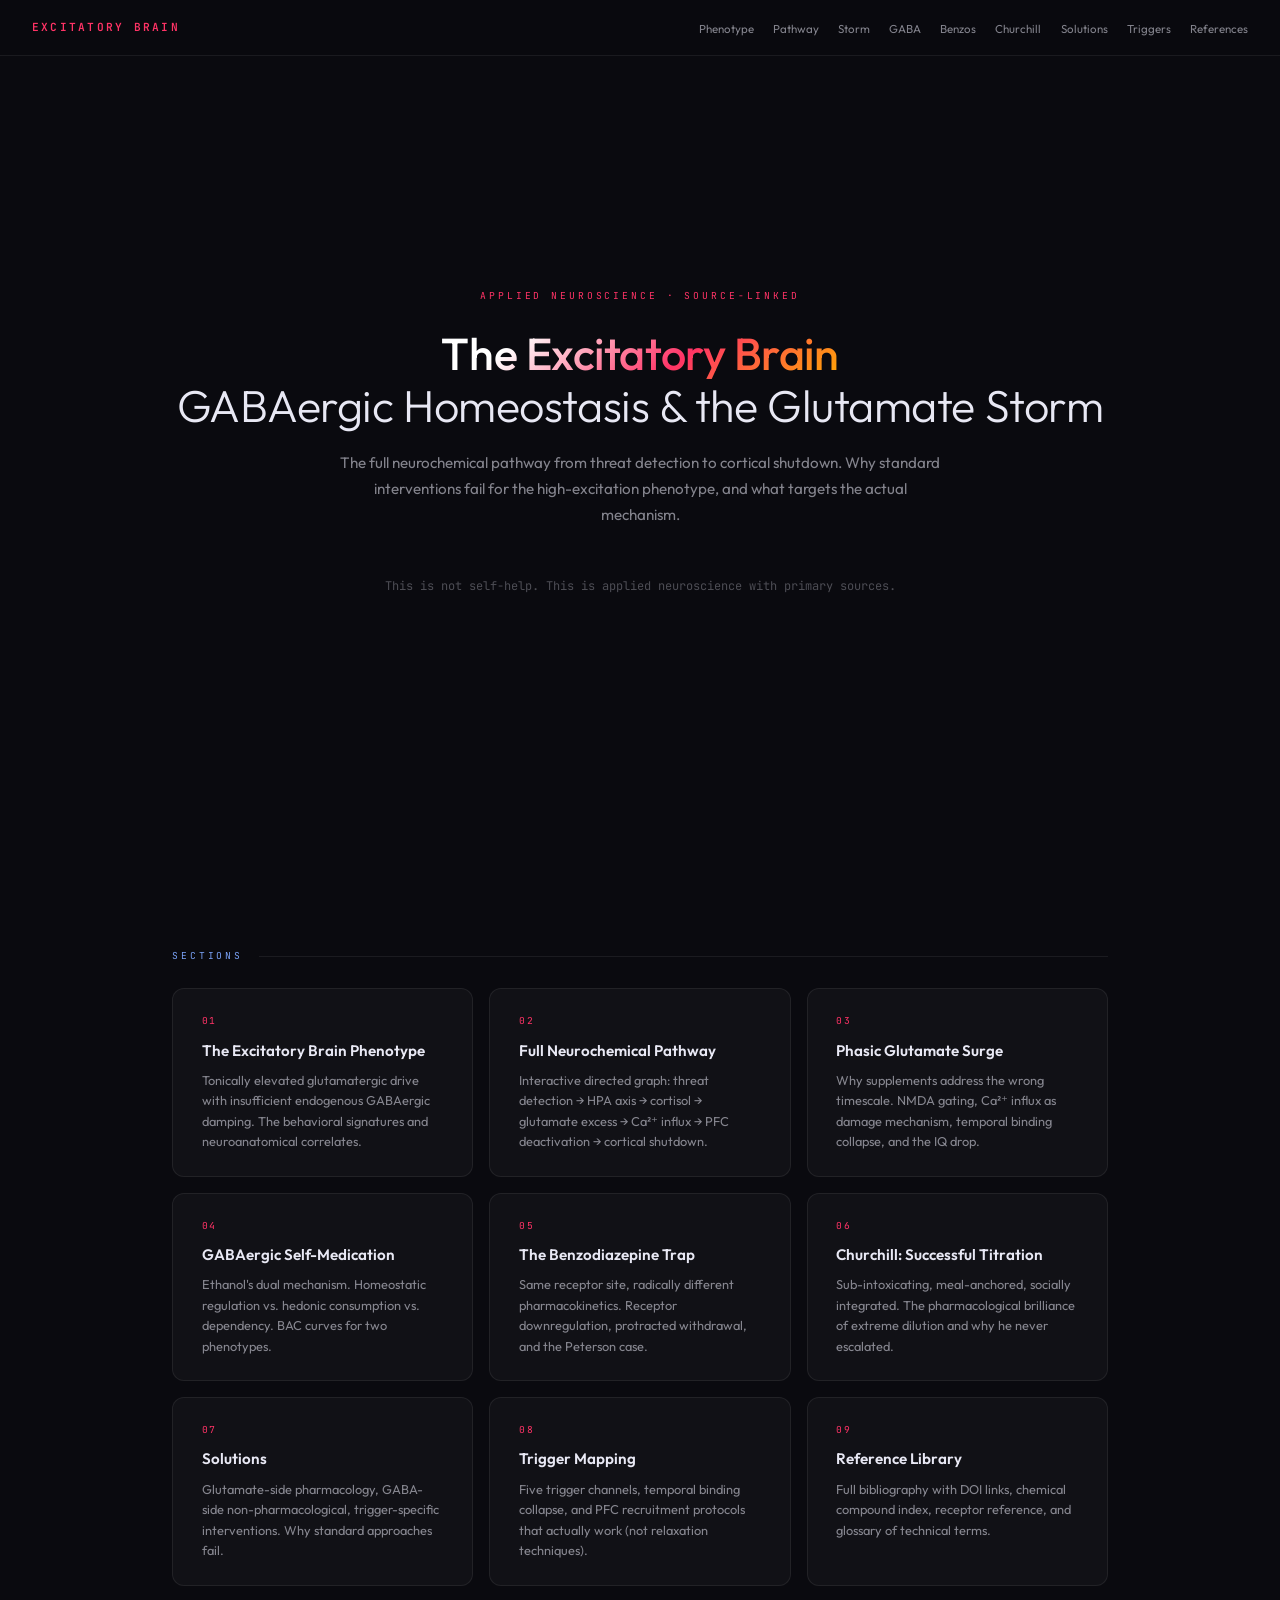
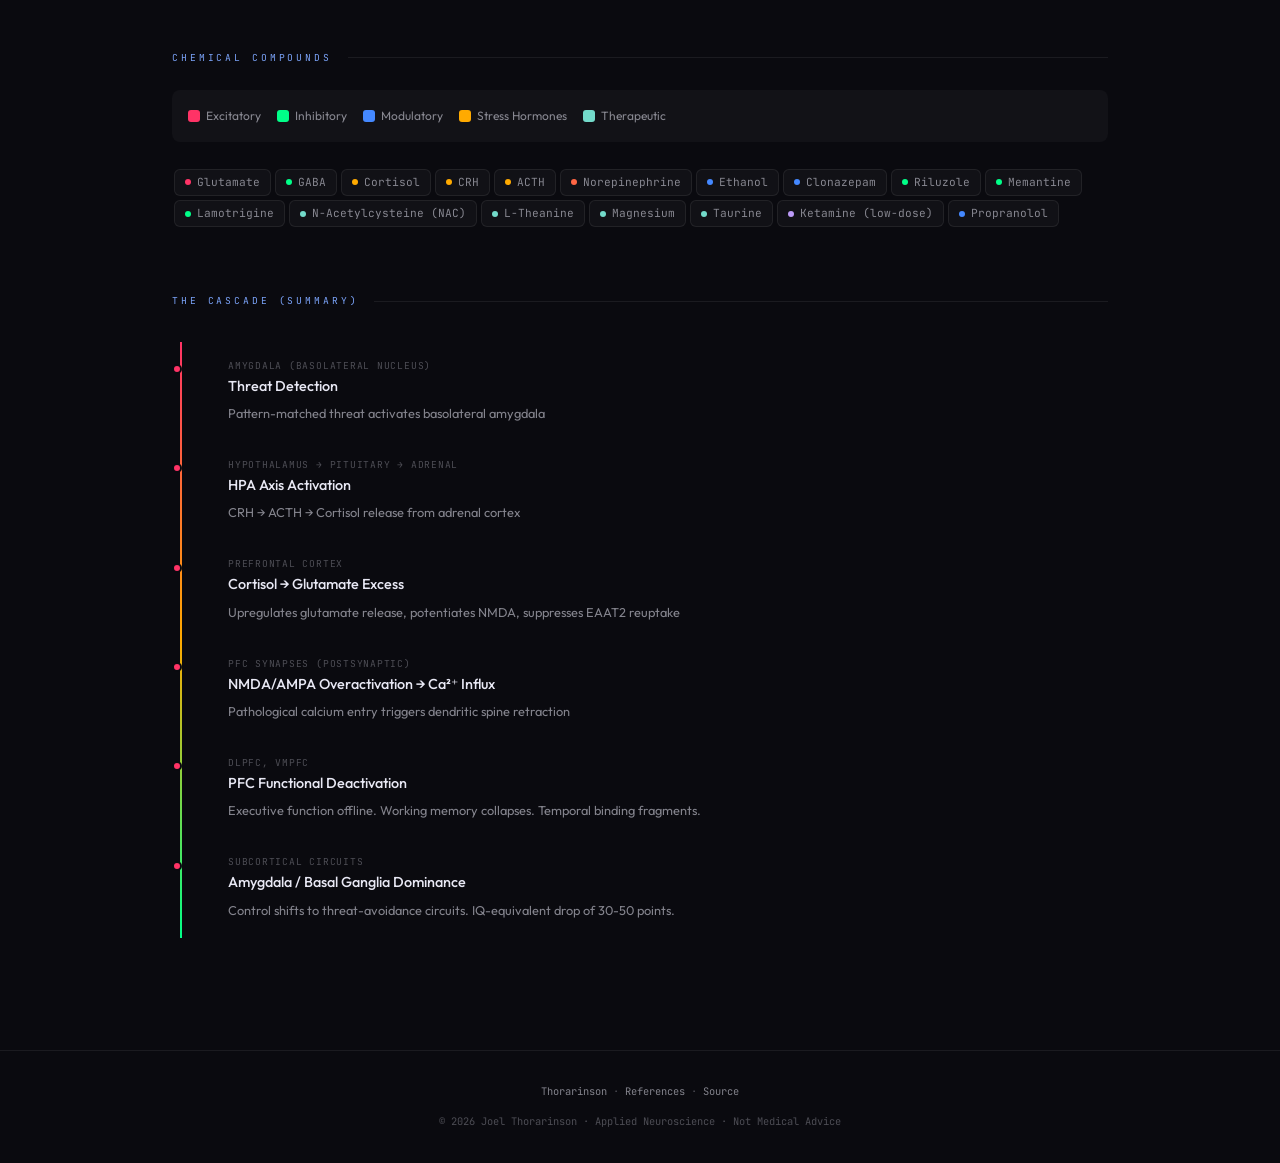
<file: docs/index.html>
<!DOCTYPE html>
<html lang="en">
<head>
<meta charset="UTF-8">
<meta name="viewport" content="width=device-width, initial-scale=1.0">
<title>Excitatory Brain — GABAergic Homeostasis & the Glutamate Storm</title>
<meta name="description" content="Interactive neuroscience resource mapping the excitatory brain phenotype, GABAergic homeostasis, glutamate storms, and evidence-based solutions. Source-linked throughout.">
<meta property="og:title" content="Excitatory Brain — GABAergic Homeostasis">
<meta property="og:description" content="Applied neuroscience: the full neurochemical pathway from threat detection to cortical shutdown, and what actually works.">
<meta property="og:type" content="website">
<link rel="preconnect" href="https://fonts.googleapis.com">
<link href="https://fonts.googleapis.com/css2?family=Outfit:wght@200;300;400;500;600;700&family=JetBrains+Mono:wght@300;400;500;600&display=swap" rel="stylesheet">
<link rel="stylesheet" href="css/main.css">
</head>
<body>

<nav class="nav">
  <a href="index.html" class="nav-brand">Excitatory Brain</a>
  <ul class="nav-links">
    <li><a href="sections/01-phenotype.html">Phenotype</a></li>
    <li><a href="sections/02-pathway.html">Pathway</a></li>
    <li><a href="sections/03-glutamate-storm.html">Storm</a></li>
    <li><a href="sections/04-gaba-homeostasis.html">GABA</a></li>
    <li><a href="sections/05-benzo-trap.html">Benzos</a></li>
    <li><a href="sections/06-churchill.html">Churchill</a></li>
    <li><a href="sections/07-solutions.html">Solutions</a></li>
    <li><a href="sections/08-triggers.html">Triggers</a></li>
    <li><a href="sections/09-references.html">References</a></li>
  </ul>
</nav>

<section class="hero">
  <p class="hero-eyebrow">Applied Neuroscience &middot; Source-Linked</p>
  <h1>
    <strong>The Excitatory Brain</strong><br>
    GABAergic Homeostasis &amp; the Glutamate Storm
  </h1>
  <p class="hero-sub">
    The full neurochemical pathway from threat detection to cortical shutdown. Why standard interventions fail for the high-excitation phenotype, and what targets the actual mechanism.
  </p>
  <p style="margin-top:2rem; font-size:0.75rem; color:var(--dim); font-family:'JetBrains Mono',monospace;">
    This is not self-help. This is applied neuroscience with primary sources.
  </p>
</section>

<main class="container" style="padding-bottom:80px;">

  <div class="section-label">Sections</div>
  <div class="section-grid">

    <a class="section-card" href="sections/01-phenotype.html">
      <div class="num">01</div>
      <div class="title">The Excitatory Brain Phenotype</div>
      <div class="desc">Tonically elevated glutamatergic drive with insufficient endogenous GABAergic damping. The behavioral signatures and neuroanatomical correlates.</div>
    </a>

    <a class="section-card" href="sections/02-pathway.html">
      <div class="num">02</div>
      <div class="title">Full Neurochemical Pathway</div>
      <div class="desc">Interactive directed graph: threat detection → HPA axis → cortisol → glutamate excess → Ca²⁺ influx → PFC deactivation → cortical shutdown.</div>
    </a>

    <a class="section-card" href="sections/03-glutamate-storm.html">
      <div class="num">03</div>
      <div class="title">Phasic Glutamate Surge</div>
      <div class="desc">Why supplements address the wrong timescale. NMDA gating, Ca²⁺ influx as damage mechanism, temporal binding collapse, and the IQ drop.</div>
    </a>

    <a class="section-card" href="sections/04-gaba-homeostasis.html">
      <div class="num">04</div>
      <div class="title">GABAergic Self-Medication</div>
      <div class="desc">Ethanol's dual mechanism. Homeostatic regulation vs. hedonic consumption vs. dependency. BAC curves for two phenotypes.</div>
    </a>

    <a class="section-card" href="sections/05-benzo-trap.html">
      <div class="num">05</div>
      <div class="title">The Benzodiazepine Trap</div>
      <div class="desc">Same receptor site, radically different pharmacokinetics. Receptor downregulation, protracted withdrawal, and the Peterson case.</div>
    </a>

    <a class="section-card" href="sections/06-churchill.html">
      <div class="num">06</div>
      <div class="title">Churchill: Successful Titration</div>
      <div class="desc">Sub-intoxicating, meal-anchored, socially integrated. The pharmacological brilliance of extreme dilution and why he never escalated.</div>
    </a>

    <a class="section-card" href="sections/07-solutions.html">
      <div class="num">07</div>
      <div class="title">Solutions</div>
      <div class="desc">Glutamate-side pharmacology, GABA-side non-pharmacological, trigger-specific interventions. Why standard approaches fail.</div>
    </a>

    <a class="section-card" href="sections/08-triggers.html">
      <div class="num">08</div>
      <div class="title">Trigger Mapping</div>
      <div class="desc">Five trigger channels, temporal binding collapse, and PFC recruitment protocols that actually work (not relaxation techniques).</div>
    </a>

    <a class="section-card" href="sections/09-references.html">
      <div class="num">09</div>
      <div class="title">Reference Library</div>
      <div class="desc">Full bibliography with DOI links, chemical compound index, receptor reference, and glossary of technical terms.</div>
    </a>

  </div>

  <div class="section-label" style="margin-top:4rem;">Chemical Compounds</div>
  <div class="legend">
    <div class="legend-item"><div class="swatch" style="background:var(--excitatory)"></div>Excitatory</div>
    <div class="legend-item"><div class="swatch" style="background:var(--inhibitory)"></div>Inhibitory</div>
    <div class="legend-item"><div class="swatch" style="background:var(--modulatory)"></div>Modulatory</div>
    <div class="legend-item"><div class="swatch" style="background:var(--stress)"></div>Stress Hormones</div>
    <div class="legend-item"><div class="swatch" style="background:var(--therapeutic)"></div>Therapeutic</div>
  </div>
  <div id="compound-badges" style="margin-top:1rem;"></div>

  <div class="section-label" style="margin-top:4rem;">The Cascade (Summary)</div>
  <div class="cascade">
    <div class="cascade-step">
      <div class="step-region">Amygdala (Basolateral Nucleus)</div>
      <div class="step-label">Threat Detection</div>
      <div class="step-detail">Pattern-matched threat activates basolateral amygdala</div>
    </div>
    <div class="cascade-step">
      <div class="step-region">Hypothalamus → Pituitary → Adrenal</div>
      <div class="step-label">HPA Axis Activation</div>
      <div class="step-detail">CRH → ACTH → Cortisol release from adrenal cortex</div>
    </div>
    <div class="cascade-step">
      <div class="step-region">Prefrontal Cortex</div>
      <div class="step-label">Cortisol → Glutamate Excess</div>
      <div class="step-detail">Upregulates glutamate release, potentiates NMDA, suppresses EAAT2 reuptake</div>
    </div>
    <div class="cascade-step">
      <div class="step-region">PFC Synapses (Postsynaptic)</div>
      <div class="step-label">NMDA/AMPA Overactivation → Ca²⁺ Influx</div>
      <div class="step-detail">Pathological calcium entry triggers dendritic spine retraction</div>
    </div>
    <div class="cascade-step" style="--step-color: var(--stress)">
      <div class="step-region">dlPFC, vmPFC</div>
      <div class="step-label">PFC Functional Deactivation</div>
      <div class="step-detail">Executive function offline. Working memory collapses. Temporal binding fragments.</div>
    </div>
    <div class="cascade-step">
      <div class="step-region">Subcortical Circuits</div>
      <div class="step-label">Amygdala / Basal Ganglia Dominance</div>
      <div class="step-detail">Control shifts to threat-avoidance circuits. IQ-equivalent drop of 30-50 points.</div>
    </div>
  </div>

</main>

<footer>
  <div style="margin-bottom:0.8rem;">
    <a href="https://jthorvaldur.github.io">Thorarinson</a> &middot;
    <a href="sections/09-references.html">References</a> &middot;
    <a href="https://github.com/jthorvaldur/gaba_glutamate">Source</a>
  </div>
  &copy; 2026 Joel Thorarinson &middot; Applied Neuroscience &middot; Not Medical Advice
</footer>

<script>
// Load compound badges
fetch('data/chemicals.json')
  .then(r => r.json())
  .then(chemicals => {
    const container = document.getElementById('compound-badges');
    chemicals.forEach(c => {
      const a = document.createElement('a');
      a.className = 'compound-badge';
      a.href = c.pubchem || c.uniprot || '#';
      a.target = '_blank';
      a.rel = 'noopener';
      a.innerHTML = `<span class="dot" style="background:${c.color}"></span>${c.name}`;
      container.appendChild(a);
    });
  });
</script>

</body>
</html>
</file>
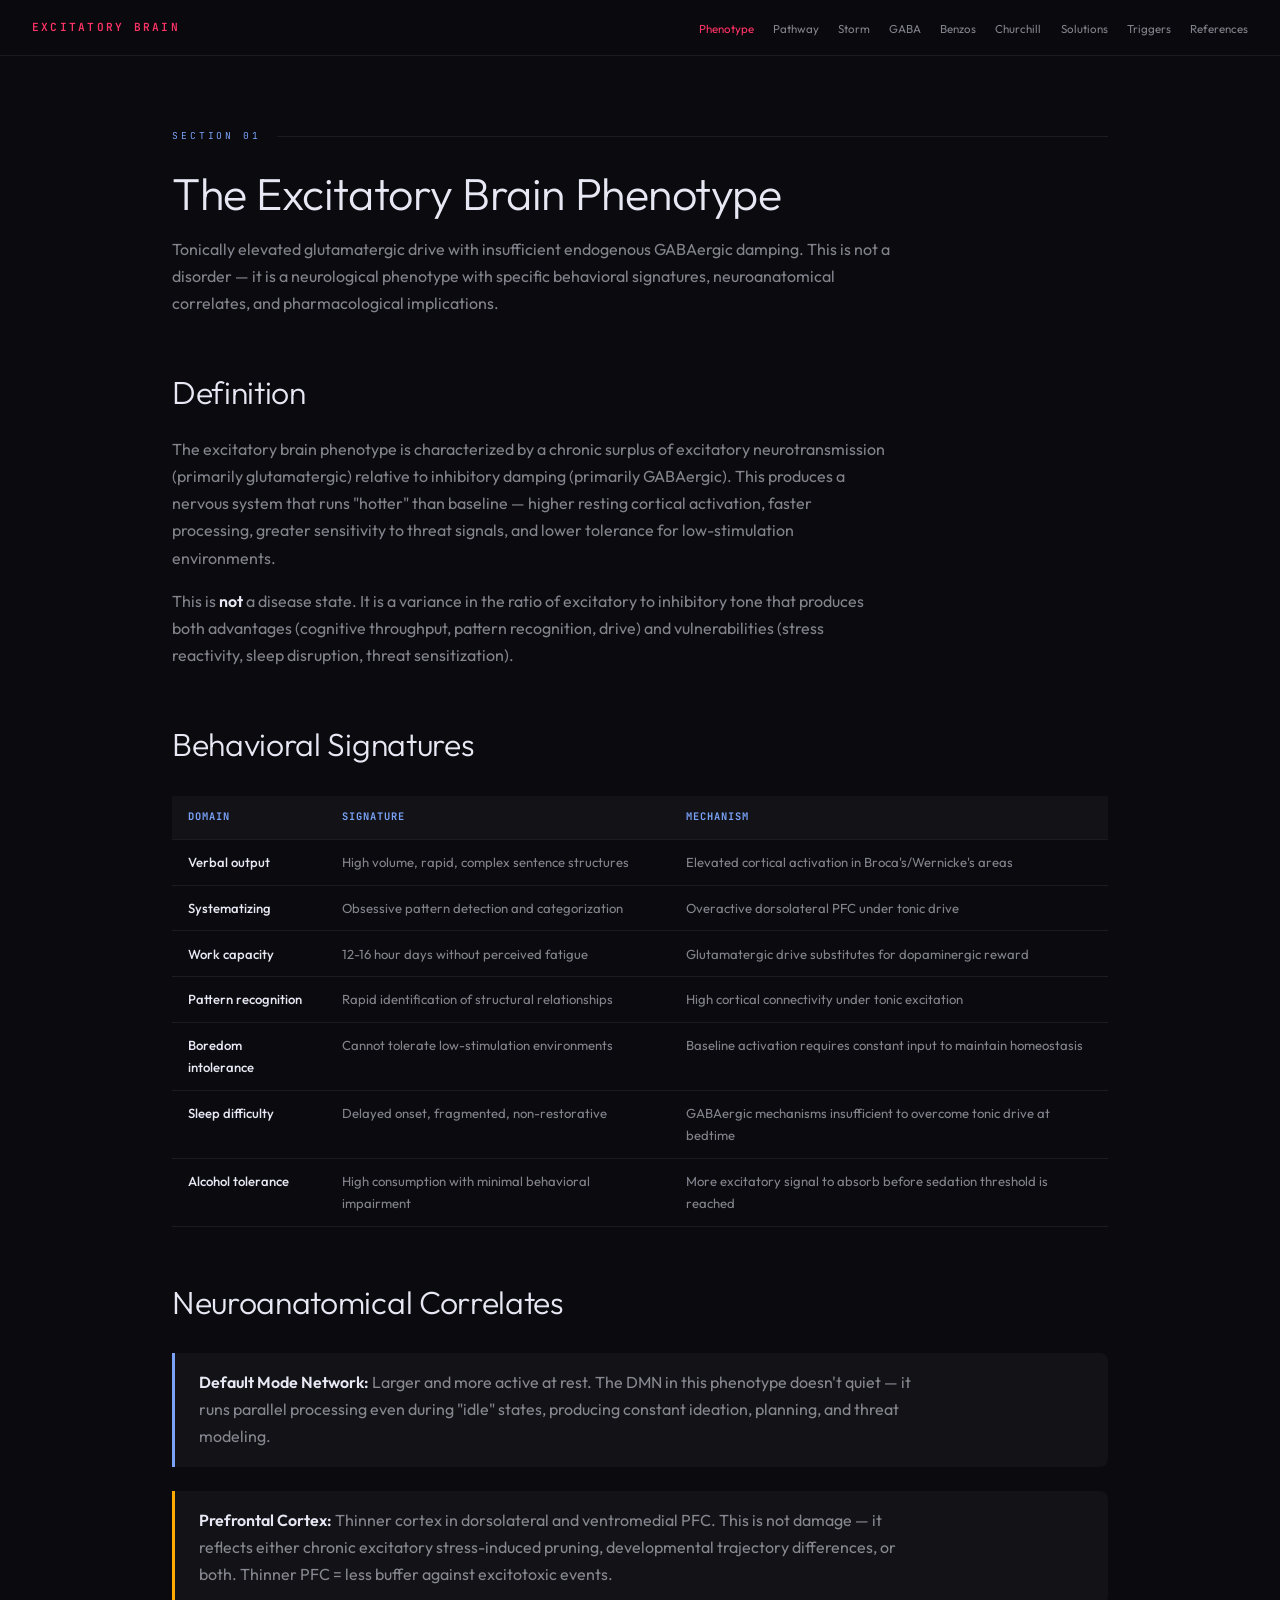
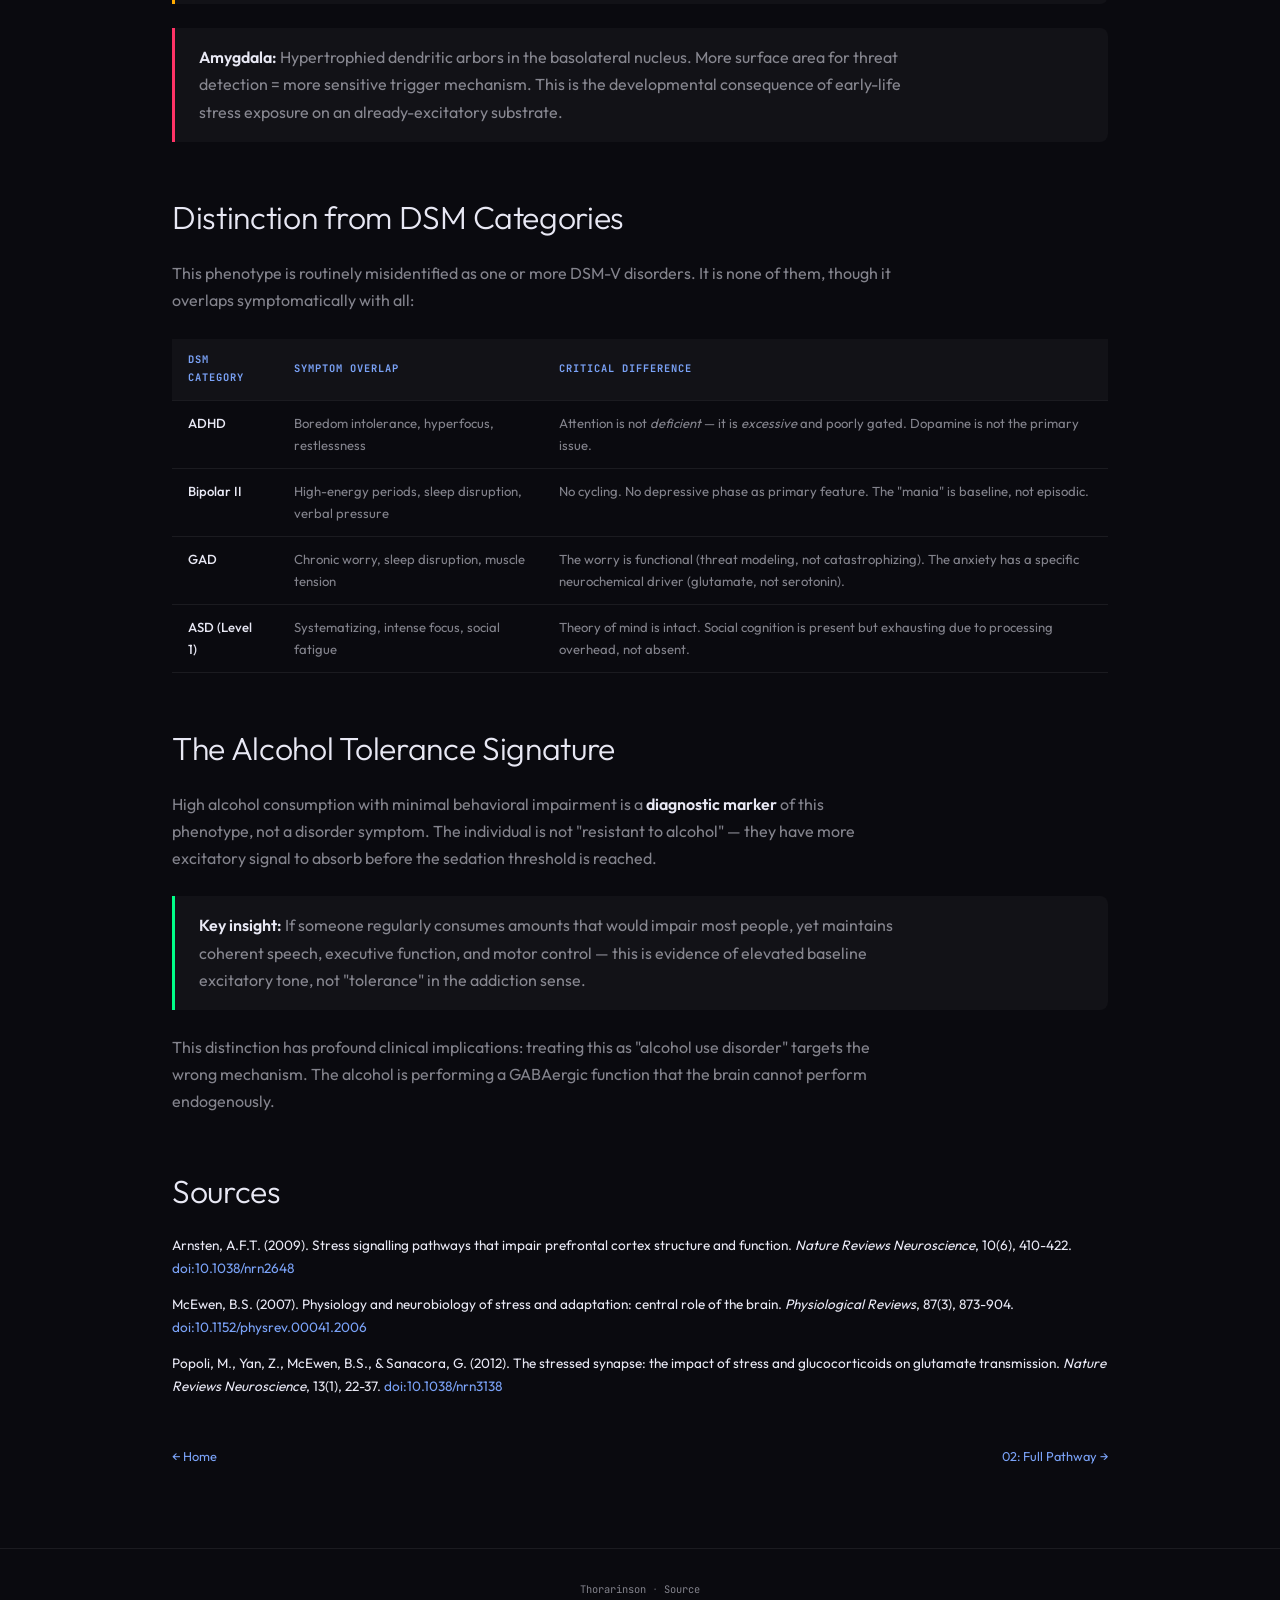
<file: docs/sections/01-phenotype.html>
<!DOCTYPE html>
<html lang="en">
<head>
<meta charset="UTF-8">
<meta name="viewport" content="width=device-width, initial-scale=1.0">
<title>01 — The Excitatory Brain Phenotype</title>
<link rel="preconnect" href="https://fonts.googleapis.com">
<link href="https://fonts.googleapis.com/css2?family=Outfit:wght@200;300;400;500;600;700&family=JetBrains+Mono:wght@300;400;500;600&display=swap" rel="stylesheet">
<link rel="stylesheet" href="../css/main.css">
</head>
<body>

<nav class="nav">
  <a href="../index.html" class="nav-brand">Excitatory Brain</a>
  <ul class="nav-links">
    <li><a href="01-phenotype.html" class="active">Phenotype</a></li>
    <li><a href="02-pathway.html">Pathway</a></li>
    <li><a href="03-glutamate-storm.html">Storm</a></li>
    <li><a href="04-gaba-homeostasis.html">GABA</a></li>
    <li><a href="05-benzo-trap.html">Benzos</a></li>
    <li><a href="06-churchill.html">Churchill</a></li>
    <li><a href="07-solutions.html">Solutions</a></li>
    <li><a href="08-triggers.html">Triggers</a></li>
    <li><a href="09-references.html">References</a></li>
  </ul>
</nav>

<div class="container page-content">

  <div class="section-label">Section 01</div>
  <h1>The Excitatory Brain Phenotype</h1>
  <p style="max-width:720px; margin-top:1rem;">
    Tonically elevated glutamatergic drive with insufficient endogenous GABAergic damping. This is not a disorder — it is a neurological phenotype with specific behavioral signatures, neuroanatomical correlates, and pharmacological implications.
  </p>

  <div class="content-section">
    <h2>Definition</h2>
    <p>The excitatory brain phenotype is characterized by a chronic surplus of excitatory neurotransmission (primarily glutamatergic) relative to inhibitory damping (primarily GABAergic). This produces a nervous system that runs "hotter" than baseline — higher resting cortical activation, faster processing, greater sensitivity to threat signals, and lower tolerance for low-stimulation environments.</p>
    <p>This is <strong>not</strong> a disease state. It is a variance in the ratio of excitatory to inhibitory tone that produces both advantages (cognitive throughput, pattern recognition, drive) and vulnerabilities (stress reactivity, sleep disruption, threat sensitization).</p>
  </div>

  <div class="content-section">
    <h2>Behavioral Signatures</h2>
    <table class="data-table">
      <thead>
        <tr><th>Domain</th><th>Signature</th><th>Mechanism</th></tr>
      </thead>
      <tbody>
        <tr><td>Verbal output</td><td>High volume, rapid, complex sentence structures</td><td>Elevated cortical activation in Broca's/Wernicke's areas</td></tr>
        <tr><td>Systematizing</td><td>Obsessive pattern detection and categorization</td><td>Overactive dorsolateral PFC under tonic drive</td></tr>
        <tr><td>Work capacity</td><td>12-16 hour days without perceived fatigue</td><td>Glutamatergic drive substitutes for dopaminergic reward</td></tr>
        <tr><td>Pattern recognition</td><td>Rapid identification of structural relationships</td><td>High cortical connectivity under tonic excitation</td></tr>
        <tr><td>Boredom intolerance</td><td>Cannot tolerate low-stimulation environments</td><td>Baseline activation requires constant input to maintain homeostasis</td></tr>
        <tr><td>Sleep difficulty</td><td>Delayed onset, fragmented, non-restorative</td><td>GABAergic mechanisms insufficient to overcome tonic drive at bedtime</td></tr>
        <tr><td>Alcohol tolerance</td><td>High consumption with minimal behavioral impairment</td><td>More excitatory signal to absorb before sedation threshold is reached</td></tr>
      </tbody>
    </table>
  </div>

  <div class="content-section">
    <h2>Neuroanatomical Correlates</h2>
    <div class="callout">
      <p><strong>Default Mode Network:</strong> Larger and more active at rest. The DMN in this phenotype doesn't quiet — it runs parallel processing even during "idle" states, producing constant ideation, planning, and threat modeling.</p>
    </div>
    <div class="callout warning">
      <p><strong>Prefrontal Cortex:</strong> Thinner cortex in dorsolateral and ventromedial PFC. This is not damage — it reflects either chronic excitatory stress-induced pruning, developmental trajectory differences, or both. Thinner PFC = less buffer against excitotoxic events.</p>
    </div>
    <div class="callout danger">
      <p><strong>Amygdala:</strong> Hypertrophied dendritic arbors in the basolateral nucleus. More surface area for threat detection = more sensitive trigger mechanism. This is the developmental consequence of early-life stress exposure on an already-excitatory substrate.</p>
    </div>
  </div>

  <div class="content-section">
    <h2>Distinction from DSM Categories</h2>
    <p>This phenotype is routinely misidentified as one or more DSM-V disorders. It is none of them, though it overlaps symptomatically with all:</p>
    <table class="data-table">
      <thead>
        <tr><th>DSM Category</th><th>Symptom Overlap</th><th>Critical Difference</th></tr>
      </thead>
      <tbody>
        <tr><td>ADHD</td><td>Boredom intolerance, hyperfocus, restlessness</td><td>Attention is not <em>deficient</em> — it is <em>excessive</em> and poorly gated. Dopamine is not the primary issue.</td></tr>
        <tr><td>Bipolar II</td><td>High-energy periods, sleep disruption, verbal pressure</td><td>No cycling. No depressive phase as primary feature. The "mania" is baseline, not episodic.</td></tr>
        <tr><td>GAD</td><td>Chronic worry, sleep disruption, muscle tension</td><td>The worry is functional (threat modeling, not catastrophizing). The anxiety has a specific neurochemical driver (glutamate, not serotonin).</td></tr>
        <tr><td>ASD (Level 1)</td><td>Systematizing, intense focus, social fatigue</td><td>Theory of mind is intact. Social cognition is present but exhausting due to processing overhead, not absent.</td></tr>
      </tbody>
    </table>
  </div>

  <div class="content-section">
    <h2>The Alcohol Tolerance Signature</h2>
    <p>High alcohol consumption with minimal behavioral impairment is a <strong>diagnostic marker</strong> of this phenotype, not a disorder symptom. The individual is not "resistant to alcohol" — they have more excitatory signal to absorb before the sedation threshold is reached.</p>
    <div class="callout success">
      <p><strong>Key insight:</strong> If someone regularly consumes amounts that would impair most people, yet maintains coherent speech, executive function, and motor control — this is evidence of elevated baseline excitatory tone, not "tolerance" in the addiction sense.</p>
    </div>
    <p>This distinction has profound clinical implications: treating this as "alcohol use disorder" targets the wrong mechanism. The alcohol is performing a GABAergic function that the brain cannot perform endogenously.</p>
  </div>

  <div class="content-section">
    <h2>Sources</h2>
    <ul style="list-style:none; font-size:0.85rem;">
      <li style="margin-bottom:0.8rem;">Arnsten, A.F.T. (2009). Stress signalling pathways that impair prefrontal cortex structure and function. <em>Nature Reviews Neuroscience</em>, 10(6), 410-422. <a href="https://doi.org/10.1038/nrn2648" target="_blank">doi:10.1038/nrn2648</a></li>
      <li style="margin-bottom:0.8rem;">McEwen, B.S. (2007). Physiology and neurobiology of stress and adaptation: central role of the brain. <em>Physiological Reviews</em>, 87(3), 873-904. <a href="https://doi.org/10.1152/physrev.00041.2006" target="_blank">doi:10.1152/physrev.00041.2006</a></li>
      <li style="margin-bottom:0.8rem;">Popoli, M., Yan, Z., McEwen, B.S., & Sanacora, G. (2012). The stressed synapse: the impact of stress and glucocorticoids on glutamate transmission. <em>Nature Reviews Neuroscience</em>, 13(1), 22-37. <a href="https://doi.org/10.1038/nrn3138" target="_blank">doi:10.1038/nrn3138</a></li>
    </ul>
  </div>

  <div style="margin-top:3rem; display:flex; justify-content:space-between; font-size:0.8rem;">
    <a href="../index.html">&larr; Home</a>
    <a href="02-pathway.html">02: Full Pathway &rarr;</a>
  </div>

</div>

<footer>
  <a href="https://jthorvaldur.github.io">Thorarinson</a> &middot; <a href="https://github.com/jthorvaldur/gaba_glutamate">Source</a>
</footer>

</body>
</html>
</file>
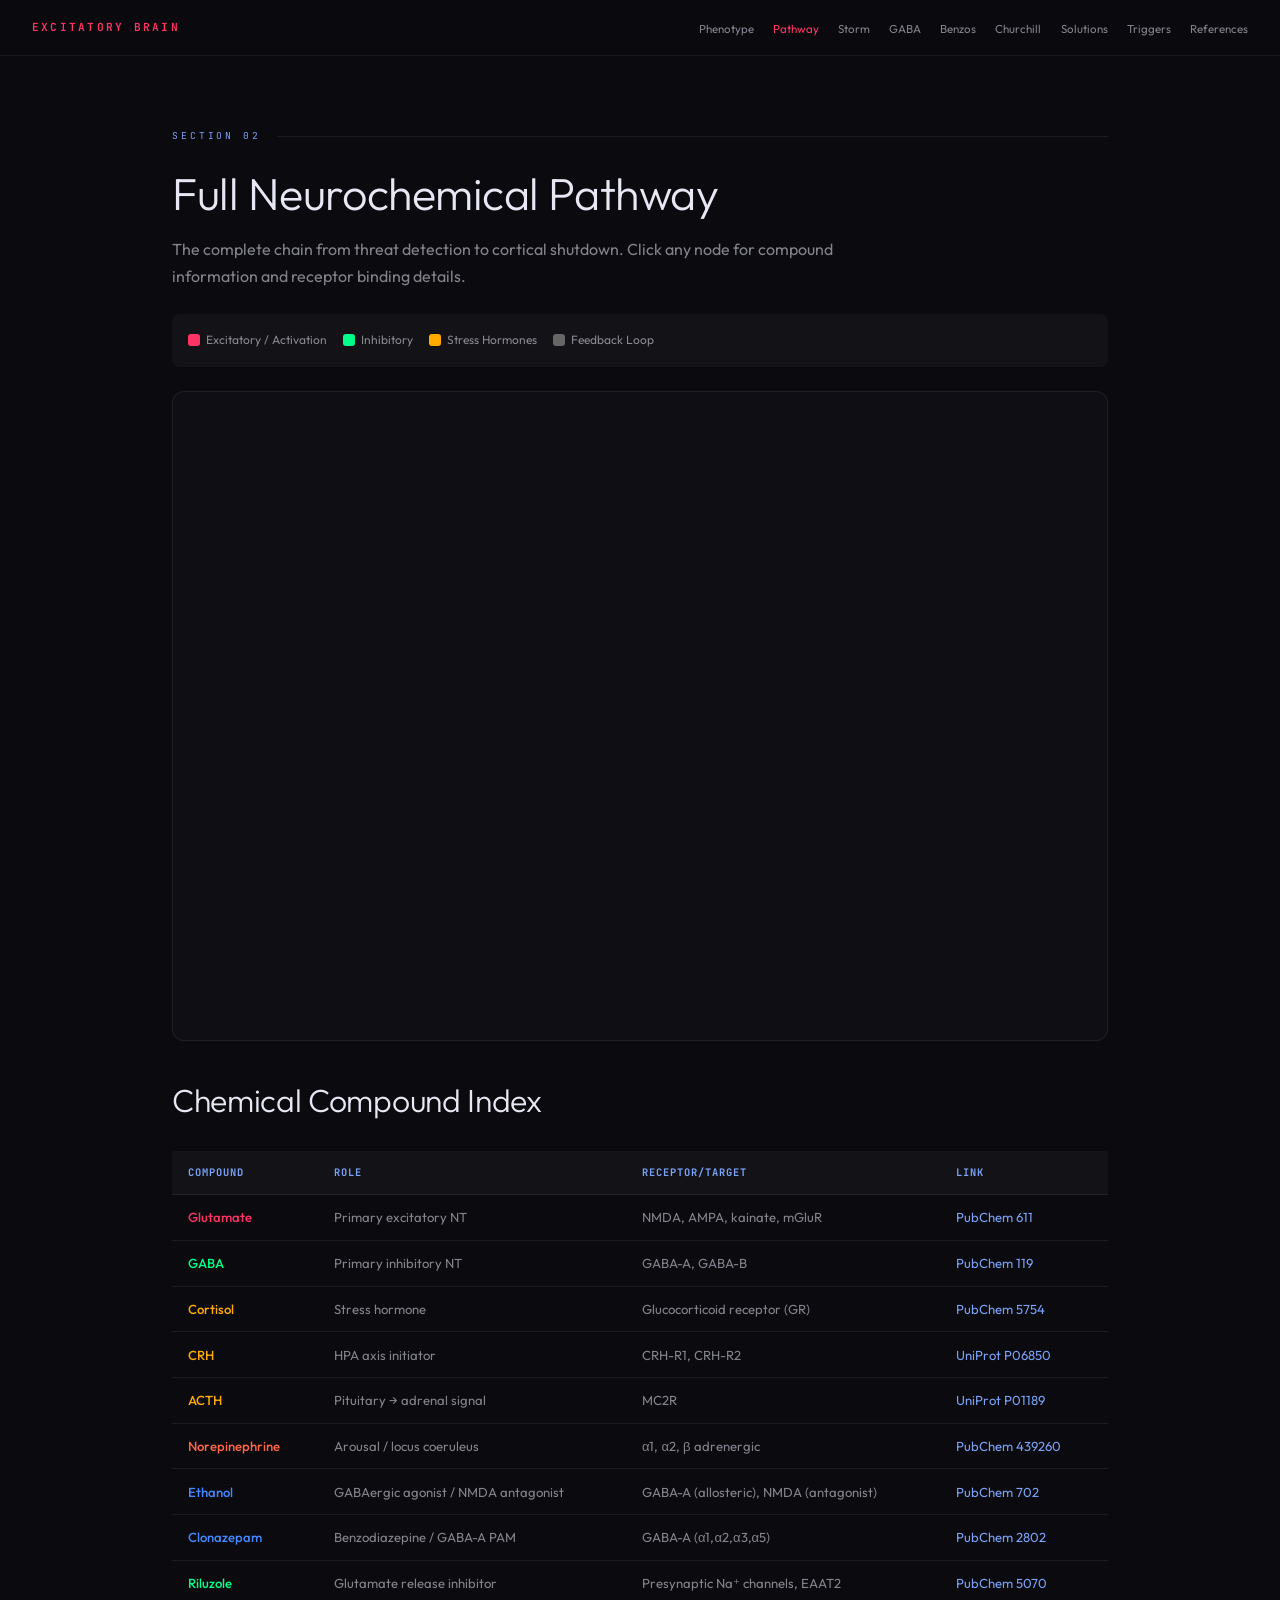
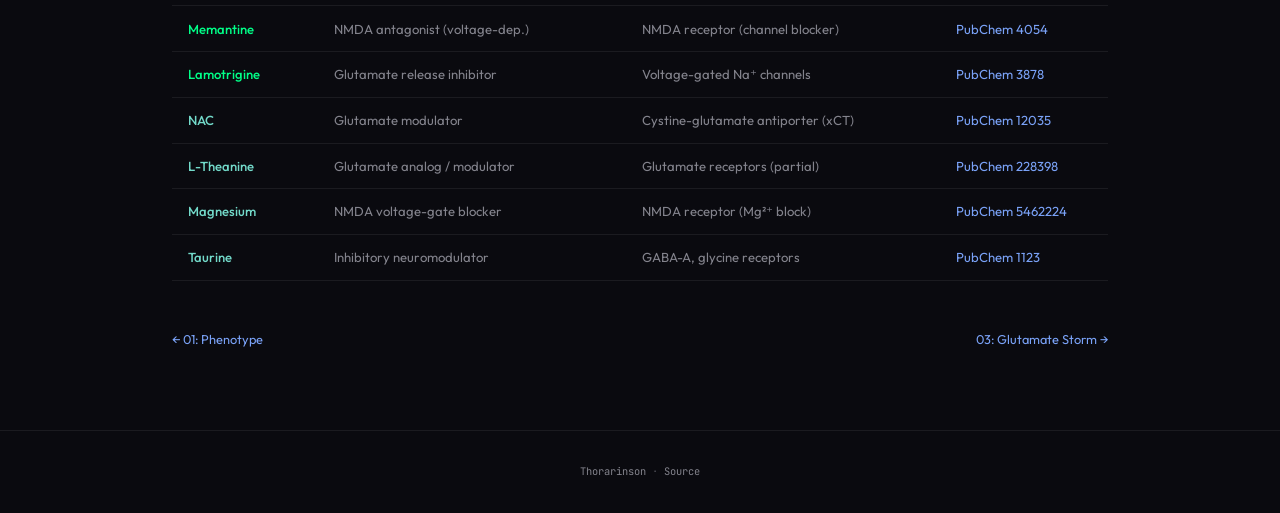
<file: docs/sections/02-pathway.html>
<!DOCTYPE html>
<html lang="en">
<head>
<meta charset="UTF-8">
<meta name="viewport" content="width=device-width, initial-scale=1.0">
<title>02 — Full Neurochemical Pathway</title>
<link rel="preconnect" href="https://fonts.googleapis.com">
<link href="https://fonts.googleapis.com/css2?family=Outfit:wght@200;300;400;500;600;700&family=JetBrains+Mono:wght@300;400;500;600&display=swap" rel="stylesheet">
<link rel="stylesheet" href="../css/main.css">
<script src="https://d3js.org/d3.v7.min.js"></script>
</head>
<body>

<nav class="nav">
  <a href="../index.html" class="nav-brand">Excitatory Brain</a>
  <ul class="nav-links">
    <li><a href="01-phenotype.html">Phenotype</a></li>
    <li><a href="02-pathway.html" class="active">Pathway</a></li>
    <li><a href="03-glutamate-storm.html">Storm</a></li>
    <li><a href="04-gaba-homeostasis.html">GABA</a></li>
    <li><a href="05-benzo-trap.html">Benzos</a></li>
    <li><a href="06-churchill.html">Churchill</a></li>
    <li><a href="07-solutions.html">Solutions</a></li>
    <li><a href="08-triggers.html">Triggers</a></li>
    <li><a href="09-references.html">References</a></li>
  </ul>
</nav>

<div class="container page-content">

  <div class="section-label">Section 02</div>
  <h1>Full Neurochemical Pathway</h1>
  <p style="max-width:720px; margin-top:1rem;">
    The complete chain from threat detection to cortical shutdown. Click any node for compound information and receptor binding details.
  </p>

  <div class="legend" style="margin:1.5rem 0;">
    <div class="legend-item"><div class="swatch" style="background:#ff3366"></div>Excitatory / Activation</div>
    <div class="legend-item"><div class="swatch" style="background:#00ff88"></div>Inhibitory</div>
    <div class="legend-item"><div class="swatch" style="background:#ffaa00"></div>Stress Hormones</div>
    <div class="legend-item"><div class="swatch" style="background:#666"></div>Feedback Loop</div>
  </div>

  <div id="pathway-container" style="width:100%; min-height:650px; background:var(--bg2); border:1px solid var(--border); border-radius:12px; position:relative;"></div>

  <div class="content-section" style="margin-top:2rem;">
    <h2>Chemical Compound Index</h2>
    <table class="data-table">
      <thead>
        <tr><th>Compound</th><th>Role</th><th>Receptor/Target</th><th>Link</th></tr>
      </thead>
      <tbody>
        <tr><td style="color:#ff3366">Glutamate</td><td>Primary excitatory NT</td><td>NMDA, AMPA, kainate, mGluR</td><td><a href="https://pubchem.ncbi.nlm.nih.gov/compound/611" target="_blank">PubChem 611</a></td></tr>
        <tr><td style="color:#00ff88">GABA</td><td>Primary inhibitory NT</td><td>GABA-A, GABA-B</td><td><a href="https://pubchem.ncbi.nlm.nih.gov/compound/119" target="_blank">PubChem 119</a></td></tr>
        <tr><td style="color:#ffaa00">Cortisol</td><td>Stress hormone</td><td>Glucocorticoid receptor (GR)</td><td><a href="https://pubchem.ncbi.nlm.nih.gov/compound/5754" target="_blank">PubChem 5754</a></td></tr>
        <tr><td style="color:#ffaa00">CRH</td><td>HPA axis initiator</td><td>CRH-R1, CRH-R2</td><td><a href="https://www.uniprot.org/uniprot/P06850" target="_blank">UniProt P06850</a></td></tr>
        <tr><td style="color:#ffaa00">ACTH</td><td>Pituitary → adrenal signal</td><td>MC2R</td><td><a href="https://www.uniprot.org/uniprot/P01189" target="_blank">UniProt P01189</a></td></tr>
        <tr><td style="color:#ff6644">Norepinephrine</td><td>Arousal / locus coeruleus</td><td>α1, α2, β adrenergic</td><td><a href="https://pubchem.ncbi.nlm.nih.gov/compound/439260" target="_blank">PubChem 439260</a></td></tr>
        <tr><td style="color:#4488ff">Ethanol</td><td>GABAergic agonist / NMDA antagonist</td><td>GABA-A (allosteric), NMDA (antagonist)</td><td><a href="https://pubchem.ncbi.nlm.nih.gov/compound/702" target="_blank">PubChem 702</a></td></tr>
        <tr><td style="color:#4488ff">Clonazepam</td><td>Benzodiazepine / GABA-A PAM</td><td>GABA-A (α1,α2,α3,α5)</td><td><a href="https://pubchem.ncbi.nlm.nih.gov/compound/2802" target="_blank">PubChem 2802</a></td></tr>
        <tr><td style="color:#00ff88">Riluzole</td><td>Glutamate release inhibitor</td><td>Presynaptic Na⁺ channels, EAAT2</td><td><a href="https://pubchem.ncbi.nlm.nih.gov/compound/5070" target="_blank">PubChem 5070</a></td></tr>
        <tr><td style="color:#00ff88">Memantine</td><td>NMDA antagonist (voltage-dep.)</td><td>NMDA receptor (channel blocker)</td><td><a href="https://pubchem.ncbi.nlm.nih.gov/compound/4054" target="_blank">PubChem 4054</a></td></tr>
        <tr><td style="color:#00ff88">Lamotrigine</td><td>Glutamate release inhibitor</td><td>Voltage-gated Na⁺ channels</td><td><a href="https://pubchem.ncbi.nlm.nih.gov/compound/3878" target="_blank">PubChem 3878</a></td></tr>
        <tr><td style="color:#73daca">NAC</td><td>Glutamate modulator</td><td>Cystine-glutamate antiporter (xCT)</td><td><a href="https://pubchem.ncbi.nlm.nih.gov/compound/12035" target="_blank">PubChem 12035</a></td></tr>
        <tr><td style="color:#73daca">L-Theanine</td><td>Glutamate analog / modulator</td><td>Glutamate receptors (partial)</td><td><a href="https://pubchem.ncbi.nlm.nih.gov/compound/228398" target="_blank">PubChem 228398</a></td></tr>
        <tr><td style="color:#73daca">Magnesium</td><td>NMDA voltage-gate blocker</td><td>NMDA receptor (Mg²⁺ block)</td><td><a href="https://pubchem.ncbi.nlm.nih.gov/compound/5462224" target="_blank">PubChem 5462224</a></td></tr>
        <tr><td style="color:#73daca">Taurine</td><td>Inhibitory neuromodulator</td><td>GABA-A, glycine receptors</td><td><a href="https://pubchem.ncbi.nlm.nih.gov/compound/1123" target="_blank">PubChem 1123</a></td></tr>
      </tbody>
    </table>
  </div>

  <div style="margin-top:3rem; display:flex; justify-content:space-between; font-size:0.8rem;">
    <a href="01-phenotype.html">&larr; 01: Phenotype</a>
    <a href="03-glutamate-storm.html">03: Glutamate Storm &rarr;</a>
  </div>

</div>

<footer>
  <a href="https://jthorvaldur.github.io">Thorarinson</a> &middot; <a href="https://github.com/jthorvaldur/gaba_glutamate">Source</a>
</footer>

<script>
// D3.js Pathway Visualization
(function() {
  const container = document.getElementById('pathway-container');
  const width = container.clientWidth;
  const height = 650;

  const svg = d3.select('#pathway-container')
    .append('svg')
    .attr('width', width)
    .attr('height', height);

  // Define nodes with positions (layered top-to-bottom)
  const nodes = [
    {id: 'threat', label: 'Threat Detection', region: 'Amygdala (BLA)', tier: 0, color: '#ff3366'},
    {id: 'hpa', label: 'HPA Axis Activation', region: 'Hypothalamus', tier: 1, color: '#ffaa00'},
    {id: 'ne_lc', label: 'NE Release', region: 'Locus Coeruleus', tier: 1, color: '#ff6644'},
    {id: 'crh', label: 'CRH Release', region: 'PVN', tier: 2, color: '#ffaa00'},
    {id: 'acth', label: 'ACTH Release', region: 'Anterior Pituitary', tier: 3, color: '#ffaa00'},
    {id: 'cortisol', label: 'Cortisol Release', region: 'Adrenal Cortex', tier: 4, color: '#ffaa00'},
    {id: 'glut_release', label: '↑ Glutamate Release', region: 'PFC Synapses', tier: 5, color: '#ff3366'},
    {id: 'eaat2', label: 'EAAT2 Suppression', region: 'Astrocytes', tier: 5, color: '#ff3366'},
    {id: 'nmda', label: 'NMDA/AMPA Overactivation', region: 'Postsynaptic', tier: 6, color: '#ff3366'},
    {id: 'calcium', label: 'Ca²⁺ Influx', region: 'Dendritic Spines', tier: 7, color: '#ff3366'},
    {id: 'spine', label: 'Spine Retraction', region: 'PFC Layer III', tier: 8, color: '#ff3366'},
    {id: 'pfc_off', label: 'PFC Offline', region: 'dlPFC / vmPFC', tier: 9, color: '#ffaa00'},
    {id: 'amygdala_dom', label: 'Amygdala Dominance', region: 'Subcortical', tier: 10, color: '#ff3366'},
    {id: 'output', label: 'Behavioral Output', region: 'IQ drop 30-50pts', tier: 11, color: '#ff3366'}
  ];

  const edges = [
    {source: 'threat', target: 'hpa', type: 'activation'},
    {source: 'threat', target: 'ne_lc', type: 'activation'},
    {source: 'hpa', target: 'crh', type: 'activation'},
    {source: 'crh', target: 'acth', type: 'activation'},
    {source: 'acth', target: 'cortisol', type: 'activation'},
    {source: 'cortisol', target: 'glut_release', type: 'activation'},
    {source: 'cortisol', target: 'eaat2', type: 'inhibition'},
    {source: 'eaat2', target: 'glut_release', type: 'activation'},
    {source: 'ne_lc', target: 'glut_release', type: 'activation'},
    {source: 'glut_release', target: 'nmda', type: 'activation'},
    {source: 'nmda', target: 'calcium', type: 'activation'},
    {source: 'calcium', target: 'spine', type: 'activation'},
    {source: 'spine', target: 'pfc_off', type: 'activation'},
    {source: 'pfc_off', target: 'amygdala_dom', type: 'activation'},
    {source: 'amygdala_dom', target: 'output', type: 'activation'},
    {source: 'amygdala_dom', target: 'threat', type: 'feedback'}
  ];

  // Layout: position nodes by tier
  const tiers = {};
  nodes.forEach(n => {
    if (!tiers[n.tier]) tiers[n.tier] = [];
    tiers[n.tier].push(n);
  });

  const tierCount = Object.keys(tiers).length;
  const yStep = (height - 80) / (tierCount - 1);

  Object.entries(tiers).forEach(([tier, nodesInTier]) => {
    const y = 40 + parseInt(tier) * yStep;
    const xStep = width / (nodesInTier.length + 1);
    nodesInTier.forEach((n, i) => {
      n.x = xStep * (i + 1);
      n.y = y;
    });
  });

  // Create node lookup
  const nodeMap = {};
  nodes.forEach(n => nodeMap[n.id] = n);

  // Draw edges
  const defs = svg.append('defs');
  defs.append('marker')
    .attr('id', 'arrow')
    .attr('viewBox', '0 0 10 10')
    .attr('refX', 10).attr('refY', 5)
    .attr('markerWidth', 6).attr('markerHeight', 6)
    .attr('orient', 'auto-start-reverse')
    .append('path')
    .attr('d', 'M 0 0 L 10 5 L 0 10 z')
    .attr('fill', '#ff3366');

  defs.append('marker')
    .attr('id', 'arrow-feedback')
    .attr('viewBox', '0 0 10 10')
    .attr('refX', 10).attr('refY', 5)
    .attr('markerWidth', 6).attr('markerHeight', 6)
    .attr('orient', 'auto-start-reverse')
    .append('path')
    .attr('d', 'M 0 0 L 10 5 L 0 10 z')
    .attr('fill', '#666');

  edges.forEach(e => {
    const s = nodeMap[e.source];
    const t = nodeMap[e.target];
    if (!s || !t) return;

    const isFeedback = e.type === 'feedback';
    const color = isFeedback ? '#444' : (e.type === 'inhibition' ? '#00ff88' : '#ff336688');

    if (isFeedback) {
      // Curved feedback arrow
      const path = svg.append('path')
        .attr('d', `M ${s.x + 60} ${s.y} C ${width - 30} ${s.y}, ${width - 30} ${t.y}, ${t.x + 60} ${t.y}`)
        .attr('fill', 'none')
        .attr('stroke', color)
        .attr('stroke-width', 1.5)
        .attr('stroke-dasharray', '4,4')
        .attr('marker-end', 'url(#arrow-feedback)');
    } else {
      svg.append('line')
        .attr('x1', s.x).attr('y1', s.y + 12)
        .attr('x2', t.x).attr('y2', t.y - 12)
        .attr('stroke', color)
        .attr('stroke-width', 1.5)
        .attr('marker-end', 'url(#arrow)');
    }
  });

  // Draw nodes
  const nodeGroups = svg.selectAll('.node')
    .data(nodes)
    .enter()
    .append('g')
    .attr('class', 'pathway-node')
    .attr('transform', d => `translate(${d.x}, ${d.y})`);

  nodeGroups.append('rect')
    .attr('x', -55).attr('y', -14)
    .attr('width', 110).attr('height', 28)
    .attr('rx', 6)
    .attr('fill', d => d.color + '18')
    .attr('stroke', d => d.color + '55')
    .attr('stroke-width', 1);

  nodeGroups.append('text')
    .attr('text-anchor', 'middle')
    .attr('dy', '0.35em')
    .style('font-family', "'JetBrains Mono', monospace")
    .style('font-size', '9px')
    .style('fill', '#e8e8f4')
    .text(d => d.label);

  nodeGroups.append('text')
    .attr('text-anchor', 'middle')
    .attr('dy', '1.8em')
    .style('font-family', "'JetBrains Mono', monospace")
    .style('font-size', '7px')
    .style('fill', '#888')
    .text(d => d.region);

  // Resize handler
  window.addEventListener('resize', () => {
    const newWidth = container.clientWidth;
    svg.attr('width', newWidth);
  });
})();
</script>

</body>
</html>
</file>
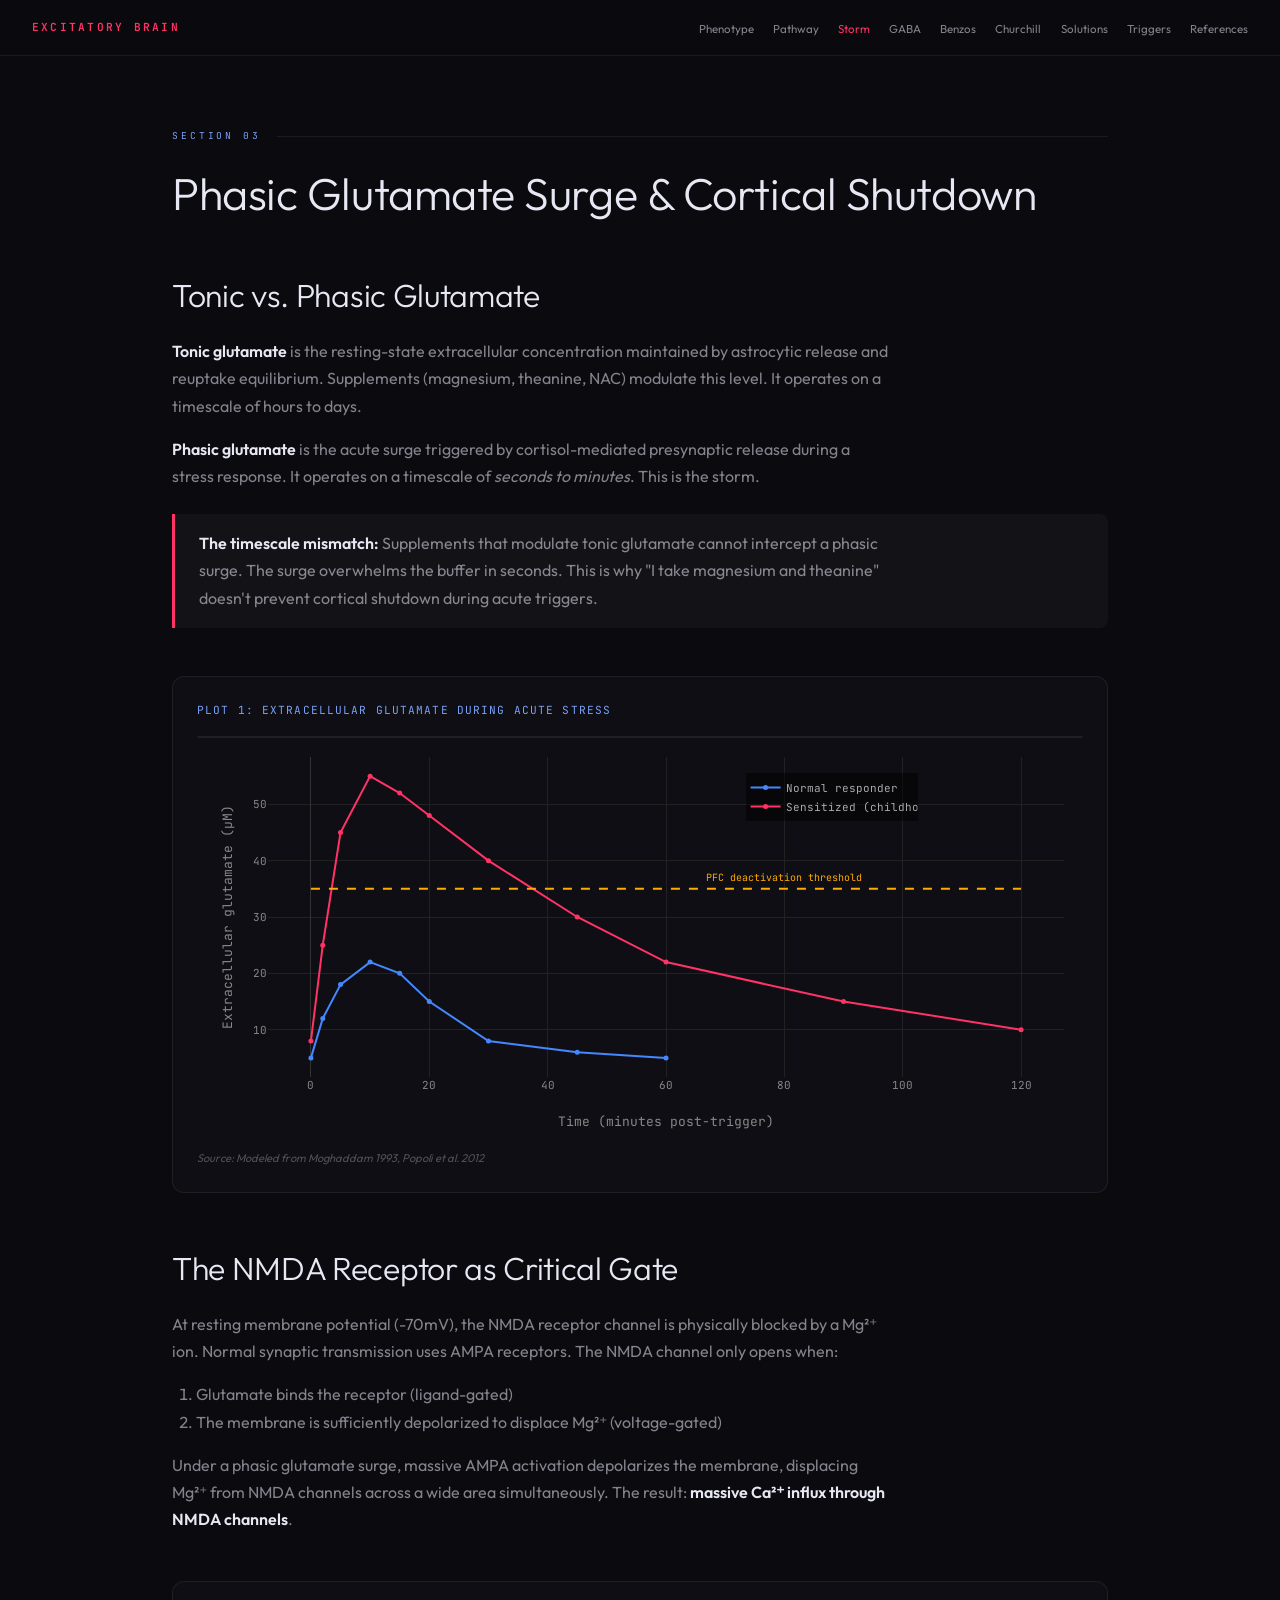
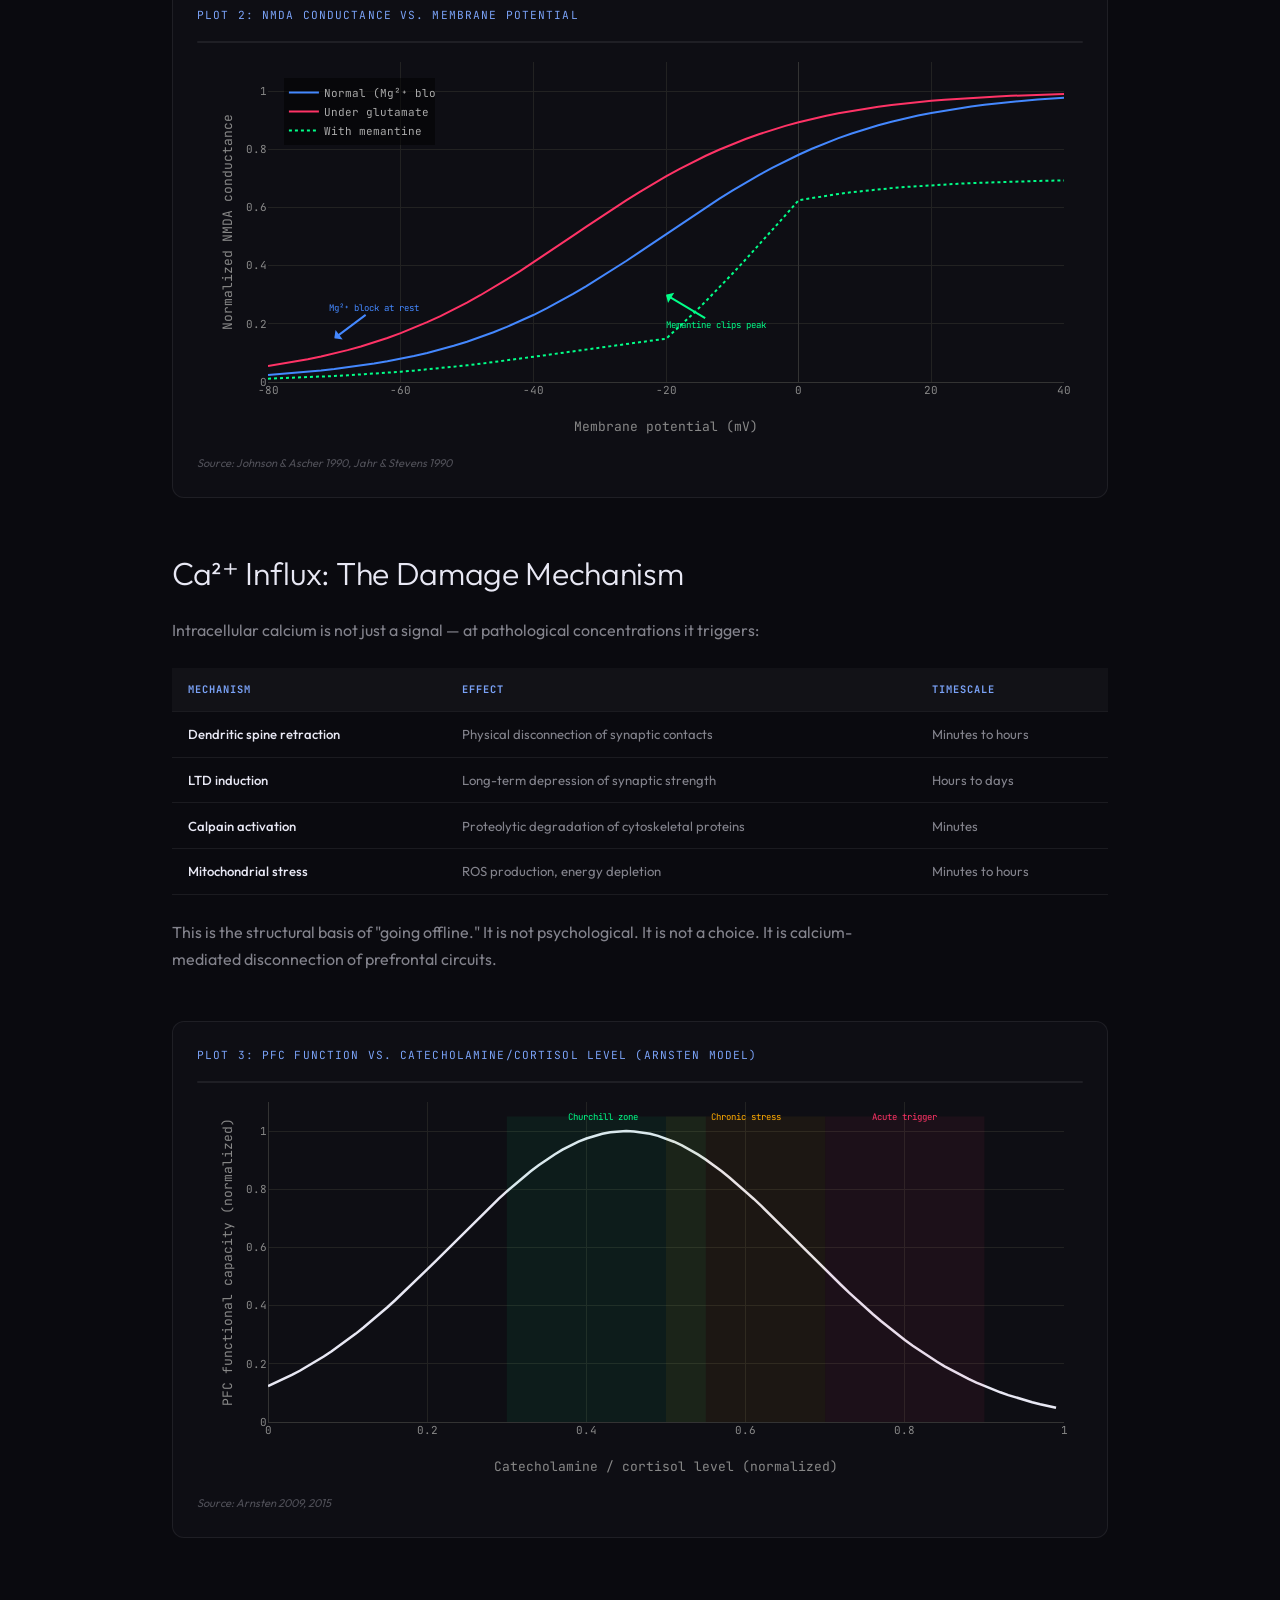
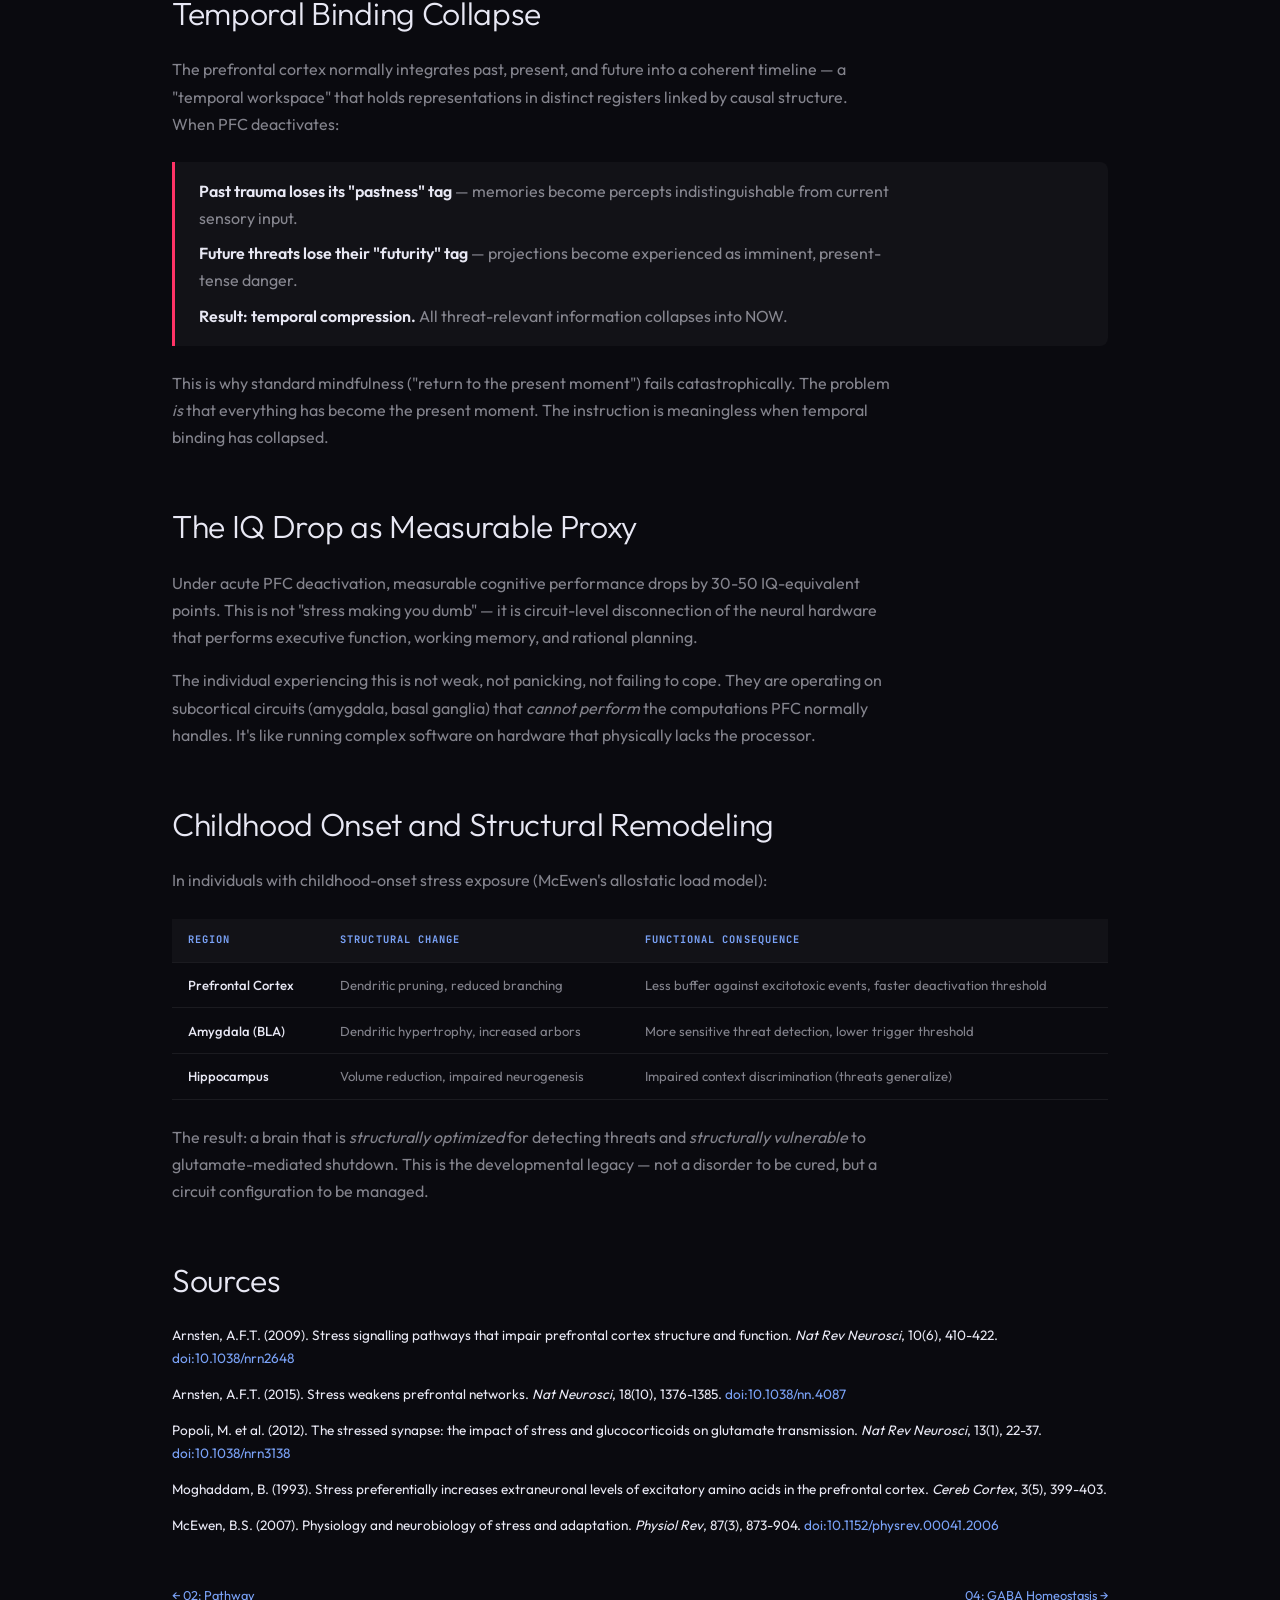
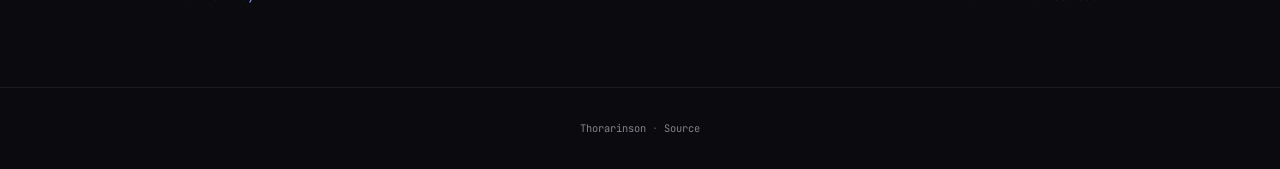
<file: docs/sections/03-glutamate-storm.html>
<!DOCTYPE html>
<html lang="en">
<head>
<meta charset="UTF-8">
<meta name="viewport" content="width=device-width, initial-scale=1.0">
<title>03 — Phasic Glutamate Surge & Cortical Shutdown</title>
<link rel="preconnect" href="https://fonts.googleapis.com">
<link href="https://fonts.googleapis.com/css2?family=Outfit:wght@200;300;400;500;600;700&family=JetBrains+Mono:wght@300;400;500;600&display=swap" rel="stylesheet">
<link rel="stylesheet" href="../css/main.css">
<script src="https://cdn.plot.ly/plotly-2.27.0.min.js"></script>
</head>
<body>

<nav class="nav">
  <a href="../index.html" class="nav-brand">Excitatory Brain</a>
  <ul class="nav-links">
    <li><a href="01-phenotype.html">Phenotype</a></li>
    <li><a href="02-pathway.html">Pathway</a></li>
    <li><a href="03-glutamate-storm.html" class="active">Storm</a></li>
    <li><a href="04-gaba-homeostasis.html">GABA</a></li>
    <li><a href="05-benzo-trap.html">Benzos</a></li>
    <li><a href="06-churchill.html">Churchill</a></li>
    <li><a href="07-solutions.html">Solutions</a></li>
    <li><a href="08-triggers.html">Triggers</a></li>
    <li><a href="09-references.html">References</a></li>
  </ul>
</nav>

<div class="container page-content">

  <div class="section-label">Section 03</div>
  <h1>Phasic Glutamate Surge &amp; Cortical Shutdown</h1>

  <div class="content-section">
    <h2>Tonic vs. Phasic Glutamate</h2>
    <p><strong>Tonic glutamate</strong> is the resting-state extracellular concentration maintained by astrocytic release and reuptake equilibrium. Supplements (magnesium, theanine, NAC) modulate this level. It operates on a timescale of hours to days.</p>
    <p><strong>Phasic glutamate</strong> is the acute surge triggered by cortisol-mediated presynaptic release during a stress response. It operates on a timescale of <em>seconds to minutes</em>. This is the storm.</p>
    <div class="callout danger">
      <p><strong>The timescale mismatch:</strong> Supplements that modulate tonic glutamate cannot intercept a phasic surge. The surge overwhelms the buffer in seconds. This is why "I take magnesium and theanine" doesn't prevent cortical shutdown during acute triggers.</p>
    </div>
  </div>

  <!-- Plot 1: Glutamate vs Time -->
  <div class="plot-container">
    <div class="plot-title">Plot 1: Extracellular Glutamate During Acute Stress</div>
    <div id="plot1" style="width:100%; height:400px;"></div>
    <div class="plot-source">Source: Modeled from Moghaddam 1993, Popoli et al. 2012</div>
  </div>

  <div class="content-section">
    <h2>The NMDA Receptor as Critical Gate</h2>
    <p>At resting membrane potential (-70mV), the NMDA receptor channel is physically blocked by a Mg²⁺ ion. Normal synaptic transmission uses AMPA receptors. The NMDA channel only opens when:</p>
    <ol style="color:var(--text2); padding-left:1.5rem; margin:1rem 0;">
      <li>Glutamate binds the receptor (ligand-gated)</li>
      <li>The membrane is sufficiently depolarized to displace Mg²⁺ (voltage-gated)</li>
    </ol>
    <p>Under a phasic glutamate surge, massive AMPA activation depolarizes the membrane, displacing Mg²⁺ from NMDA channels across a wide area simultaneously. The result: <strong>massive Ca²⁺ influx through NMDA channels</strong>.</p>
  </div>

  <!-- Plot 2: NMDA Voltage Curve -->
  <div class="plot-container">
    <div class="plot-title">Plot 2: NMDA Conductance vs. Membrane Potential</div>
    <div id="plot2" style="width:100%; height:400px;"></div>
    <div class="plot-source">Source: Johnson & Ascher 1990, Jahr & Stevens 1990</div>
  </div>

  <div class="content-section">
    <h2>Ca²⁺ Influx: The Damage Mechanism</h2>
    <p>Intracellular calcium is not just a signal — at pathological concentrations it triggers:</p>
    <table class="data-table">
      <thead><tr><th>Mechanism</th><th>Effect</th><th>Timescale</th></tr></thead>
      <tbody>
        <tr><td>Dendritic spine retraction</td><td>Physical disconnection of synaptic contacts</td><td>Minutes to hours</td></tr>
        <tr><td>LTD induction</td><td>Long-term depression of synaptic strength</td><td>Hours to days</td></tr>
        <tr><td>Calpain activation</td><td>Proteolytic degradation of cytoskeletal proteins</td><td>Minutes</td></tr>
        <tr><td>Mitochondrial stress</td><td>ROS production, energy depletion</td><td>Minutes to hours</td></tr>
      </tbody>
    </table>
    <p>This is the structural basis of "going offline." It is not psychological. It is not a choice. It is calcium-mediated disconnection of prefrontal circuits.</p>
  </div>

  <!-- Plot 3: Inverted-U (Arnsten Model) -->
  <div class="plot-container">
    <div class="plot-title">Plot 3: PFC Function vs. Catecholamine/Cortisol Level (Arnsten Model)</div>
    <div id="plot3" style="width:100%; height:400px;"></div>
    <div class="plot-source">Source: Arnsten 2009, 2015</div>
  </div>

  <div class="content-section">
    <h2>Temporal Binding Collapse</h2>
    <p>The prefrontal cortex normally integrates past, present, and future into a coherent timeline — a "temporal workspace" that holds representations in distinct registers linked by causal structure. When PFC deactivates:</p>
    <div class="callout danger">
      <p><strong>Past trauma loses its "pastness" tag</strong> — memories become percepts indistinguishable from current sensory input.</p>
      <p><strong>Future threats lose their "futurity" tag</strong> — projections become experienced as imminent, present-tense danger.</p>
      <p><strong>Result: temporal compression.</strong> All threat-relevant information collapses into NOW.</p>
    </div>
    <p>This is why standard mindfulness ("return to the present moment") fails catastrophically. The problem <em>is</em> that everything has become the present moment. The instruction is meaningless when temporal binding has collapsed.</p>
  </div>

  <div class="content-section">
    <h2>The IQ Drop as Measurable Proxy</h2>
    <p>Under acute PFC deactivation, measurable cognitive performance drops by 30-50 IQ-equivalent points. This is not "stress making you dumb" — it is circuit-level disconnection of the neural hardware that performs executive function, working memory, and rational planning.</p>
    <p>The individual experiencing this is not weak, not panicking, not failing to cope. They are operating on subcortical circuits (amygdala, basal ganglia) that <em>cannot perform</em> the computations PFC normally handles. It's like running complex software on hardware that physically lacks the processor.</p>
  </div>

  <div class="content-section">
    <h2>Childhood Onset and Structural Remodeling</h2>
    <p>In individuals with childhood-onset stress exposure (McEwen's allostatic load model):</p>
    <table class="data-table">
      <thead><tr><th>Region</th><th>Structural Change</th><th>Functional Consequence</th></tr></thead>
      <tbody>
        <tr><td>Prefrontal Cortex</td><td>Dendritic pruning, reduced branching</td><td>Less buffer against excitotoxic events, faster deactivation threshold</td></tr>
        <tr><td>Amygdala (BLA)</td><td>Dendritic hypertrophy, increased arbors</td><td>More sensitive threat detection, lower trigger threshold</td></tr>
        <tr><td>Hippocampus</td><td>Volume reduction, impaired neurogenesis</td><td>Impaired context discrimination (threats generalize)</td></tr>
      </tbody>
    </table>
    <p>The result: a brain that is <em>structurally optimized</em> for detecting threats and <em>structurally vulnerable</em> to glutamate-mediated shutdown. This is the developmental legacy — not a disorder to be cured, but a circuit configuration to be managed.</p>
  </div>

  <div class="content-section">
    <h2>Sources</h2>
    <ul style="list-style:none; font-size:0.85rem;">
      <li style="margin-bottom:0.8rem;">Arnsten, A.F.T. (2009). Stress signalling pathways that impair prefrontal cortex structure and function. <em>Nat Rev Neurosci</em>, 10(6), 410-422. <a href="https://doi.org/10.1038/nrn2648" target="_blank">doi:10.1038/nrn2648</a></li>
      <li style="margin-bottom:0.8rem;">Arnsten, A.F.T. (2015). Stress weakens prefrontal networks. <em>Nat Neurosci</em>, 18(10), 1376-1385. <a href="https://doi.org/10.1038/nn.4087" target="_blank">doi:10.1038/nn.4087</a></li>
      <li style="margin-bottom:0.8rem;">Popoli, M. et al. (2012). The stressed synapse: the impact of stress and glucocorticoids on glutamate transmission. <em>Nat Rev Neurosci</em>, 13(1), 22-37. <a href="https://doi.org/10.1038/nrn3138" target="_blank">doi:10.1038/nrn3138</a></li>
      <li style="margin-bottom:0.8rem;">Moghaddam, B. (1993). Stress preferentially increases extraneuronal levels of excitatory amino acids in the prefrontal cortex. <em>Cereb Cortex</em>, 3(5), 399-403.</li>
      <li style="margin-bottom:0.8rem;">McEwen, B.S. (2007). Physiology and neurobiology of stress and adaptation. <em>Physiol Rev</em>, 87(3), 873-904. <a href="https://doi.org/10.1152/physrev.00041.2006" target="_blank">doi:10.1152/physrev.00041.2006</a></li>
    </ul>
  </div>

  <div style="margin-top:3rem; display:flex; justify-content:space-between; font-size:0.8rem;">
    <a href="02-pathway.html">&larr; 02: Pathway</a>
    <a href="04-gaba-homeostasis.html">04: GABA Homeostasis &rarr;</a>
  </div>

</div>

<footer>
  <a href="https://jthorvaldur.github.io">Thorarinson</a> &middot; <a href="https://github.com/jthorvaldur/gaba_glutamate">Source</a>
</footer>

<script>
// Plot 1: Glutamate vs Time
const plot1_normal = {x:[0,2,5,10,15,20,30,45,60], y:[5,12,18,22,20,15,8,6,5],
  name:'Normal responder', mode:'lines+markers', line:{color:'#4488ff',width:2},
  marker:{size:5}};
const plot1_sensitized = {x:[0,2,5,10,15,20,30,45,60,90,120], y:[8,25,45,55,52,48,40,30,22,15,10],
  name:'Sensitized (childhood-onset)', mode:'lines+markers', line:{color:'#ff3366',width:2},
  marker:{size:5}};

Plotly.newPlot('plot1', [plot1_normal, plot1_sensitized], {
  xaxis: {title:'Time (minutes post-trigger)', color:'#888', gridcolor:'#222', zerolinecolor:'#333'},
  yaxis: {title:'Extracellular glutamate (μM)', color:'#888', gridcolor:'#222', zerolinecolor:'#333'},
  paper_bgcolor:'transparent', plot_bgcolor:'transparent',
  font:{family:'JetBrains Mono', color:'#aaa', size:11},
  legend:{x:0.6, y:0.95, bgcolor:'rgba(0,0,0,0.5)'},
  margin:{t:20,b:60,l:70,r:20},
  shapes:[{type:'line',x0:0,x1:120,y0:35,y1:35,
    line:{color:'#ffaa00',width:2,dash:'dash'}}],
  annotations:[{x:80,y:37,text:'PFC deactivation threshold',showarrow:false,
    font:{color:'#ffaa00',size:10}}]
}, {responsive:true, displayModeBar:false});

// Plot 2: NMDA Voltage Curve
const vRange = Array.from({length:61}, (_, i) => -80 + i * 2);
const mgBlock = vRange.map(v => 1 / (1 + 0.28 * Math.exp(-0.062 * v)));
const excess = vRange.map(v => Math.min(1, 1 / (1 + 0.12 * Math.exp(-0.062 * v))));
const memantine = vRange.map((v, i) => excess[i] * (v < -20 ? 0.3 : (v < 0 ? 0.3 + 0.7*(v+20)/20 : 1)) * 0.7);

Plotly.newPlot('plot2', [
  {x:vRange, y:mgBlock, name:'Normal (Mg²⁺ block)', line:{color:'#4488ff',width:2}},
  {x:vRange, y:excess, name:'Under glutamate excess', line:{color:'#ff3366',width:2}},
  {x:vRange, y:memantine, name:'With memantine', line:{color:'#00ff88',width:2,dash:'dot'}}
], {
  xaxis:{title:'Membrane potential (mV)', color:'#888', gridcolor:'#222', zerolinecolor:'#333'},
  yaxis:{title:'Normalized NMDA conductance', color:'#888', gridcolor:'#222', zerolinecolor:'#333', range:[0,1.1]},
  paper_bgcolor:'transparent', plot_bgcolor:'transparent',
  font:{family:'JetBrains Mono', color:'#aaa', size:11},
  legend:{x:0.02, y:0.95, bgcolor:'rgba(0,0,0,0.5)'},
  margin:{t:20,b:60,l:70,r:20},
  annotations:[
    {x:-70,y:0.15,text:'Mg²⁺ block at rest',showarrow:true,arrowcolor:'#4488ff',font:{color:'#4488ff',size:9},ax:40,ay:-30},
    {x:-20,y:0.3,text:'Memantine clips peak',showarrow:true,arrowcolor:'#00ff88',font:{color:'#00ff88',size:9},ax:50,ay:30}
  ]
}, {responsive:true, displayModeBar:false});

// Plot 3: Inverted-U (Arnsten Model)
const xU = Array.from({length:100}, (_, i) => i / 100);
const yU = xU.map(x => {
  const peak = 0.45;
  const sigma = 0.22;
  return Math.exp(-Math.pow(x - peak, 2) / (2 * sigma * sigma));
});

Plotly.newPlot('plot3', [{x:xU, y:yU, mode:'lines', line:{color:'#e8e8f4',width:2.5}, showlegend:false}], {
  xaxis:{title:'Catecholamine / cortisol level (normalized)', color:'#888', gridcolor:'#222', zerolinecolor:'#333', range:[0,1]},
  yaxis:{title:'PFC functional capacity (normalized)', color:'#888', gridcolor:'#222', zerolinecolor:'#333', range:[0,1.1]},
  paper_bgcolor:'transparent', plot_bgcolor:'transparent',
  font:{family:'JetBrains Mono', color:'#aaa', size:11},
  margin:{t:20,b:60,l:70,r:20},
  shapes:[
    {type:'rect',x0:0.3,x1:0.55,y0:0,y1:1.05,fillcolor:'rgba(0,255,136,0.06)',line:{width:0}},
    {type:'rect',x0:0.7,x1:0.9,y0:0,y1:1.05,fillcolor:'rgba(255,51,102,0.06)',line:{width:0}},
    {type:'rect',x0:0.5,x1:0.7,y0:0,y1:1.05,fillcolor:'rgba(255,170,0,0.06)',line:{width:0}}
  ],
  annotations:[
    {x:0.42,y:1.05,text:'Churchill zone',showarrow:false,font:{color:'#00ff88',size:9}},
    {x:0.8,y:1.05,text:'Acute trigger',showarrow:false,font:{color:'#ff3366',size:9}},
    {x:0.6,y:1.05,text:'Chronic stress',showarrow:false,font:{color:'#ffaa00',size:9}}
  ]
}, {responsive:true, displayModeBar:false});
</script>

</body>
</html>
</file>
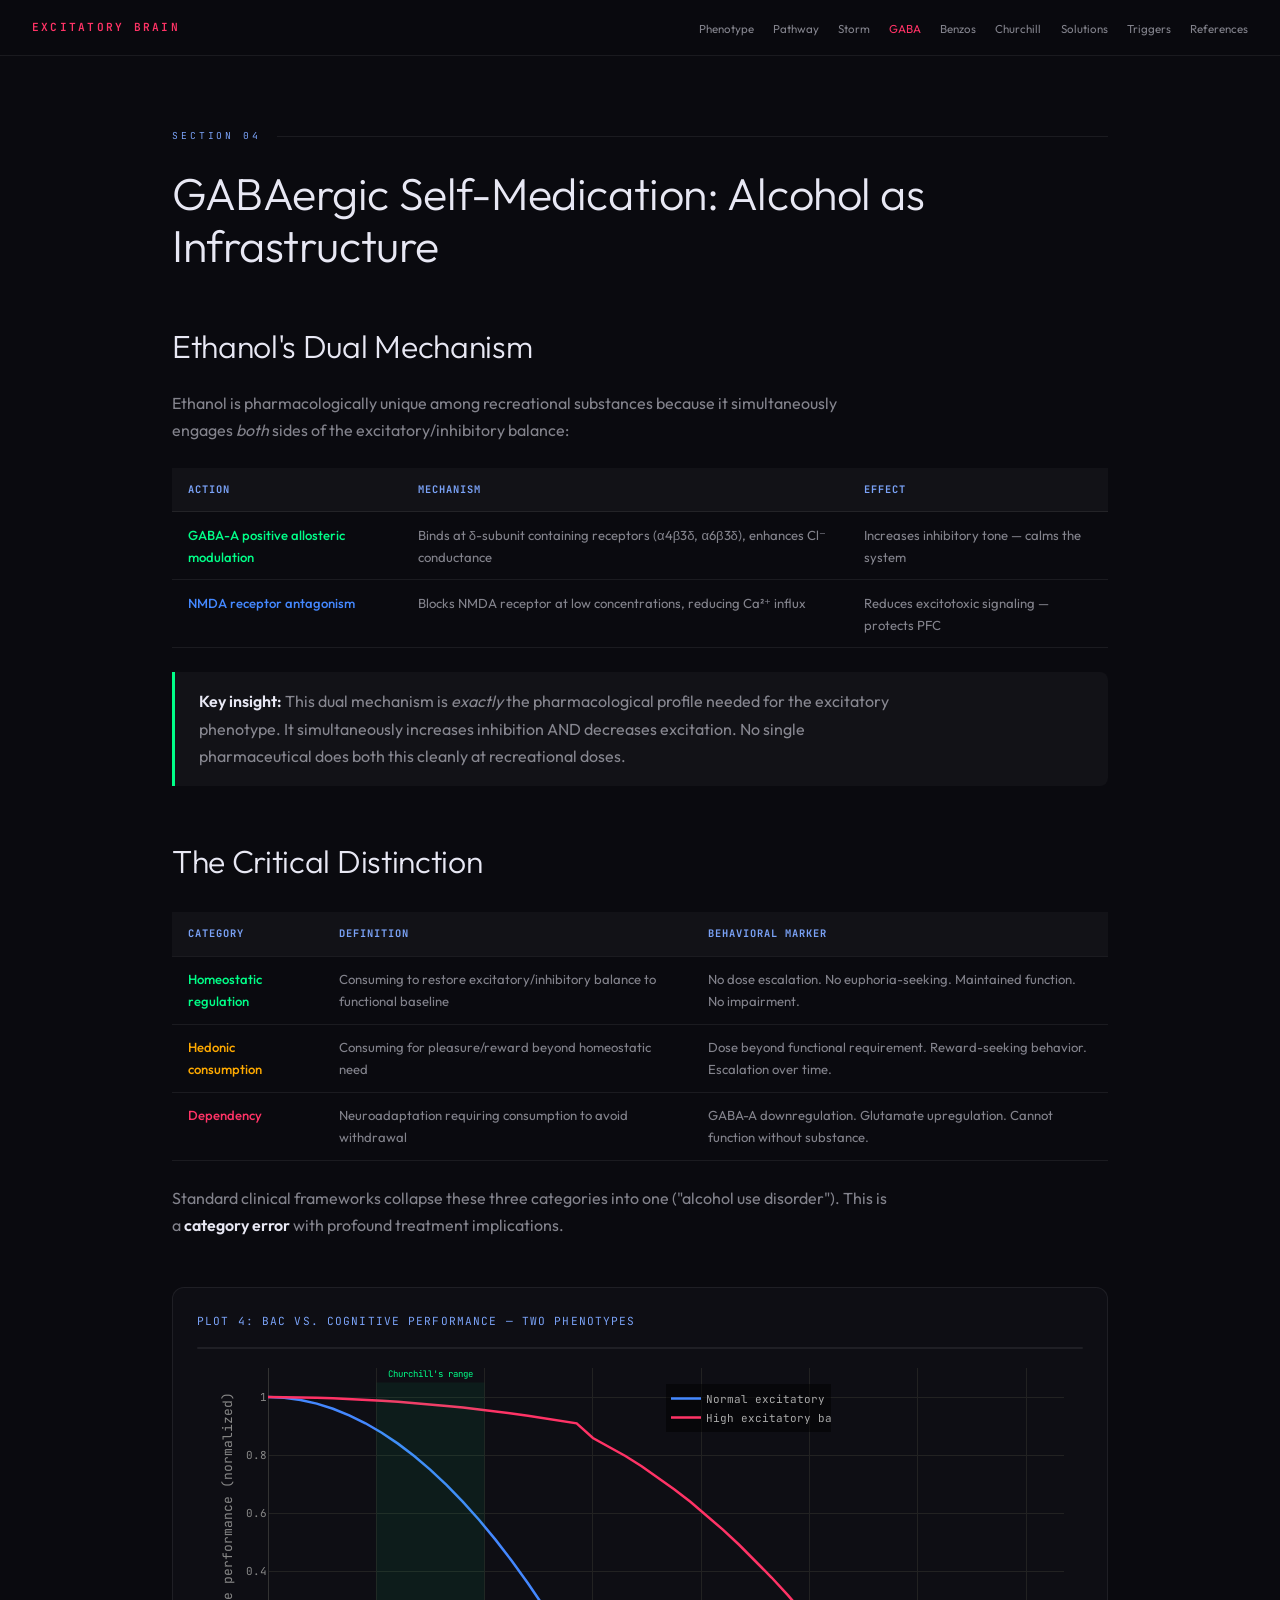
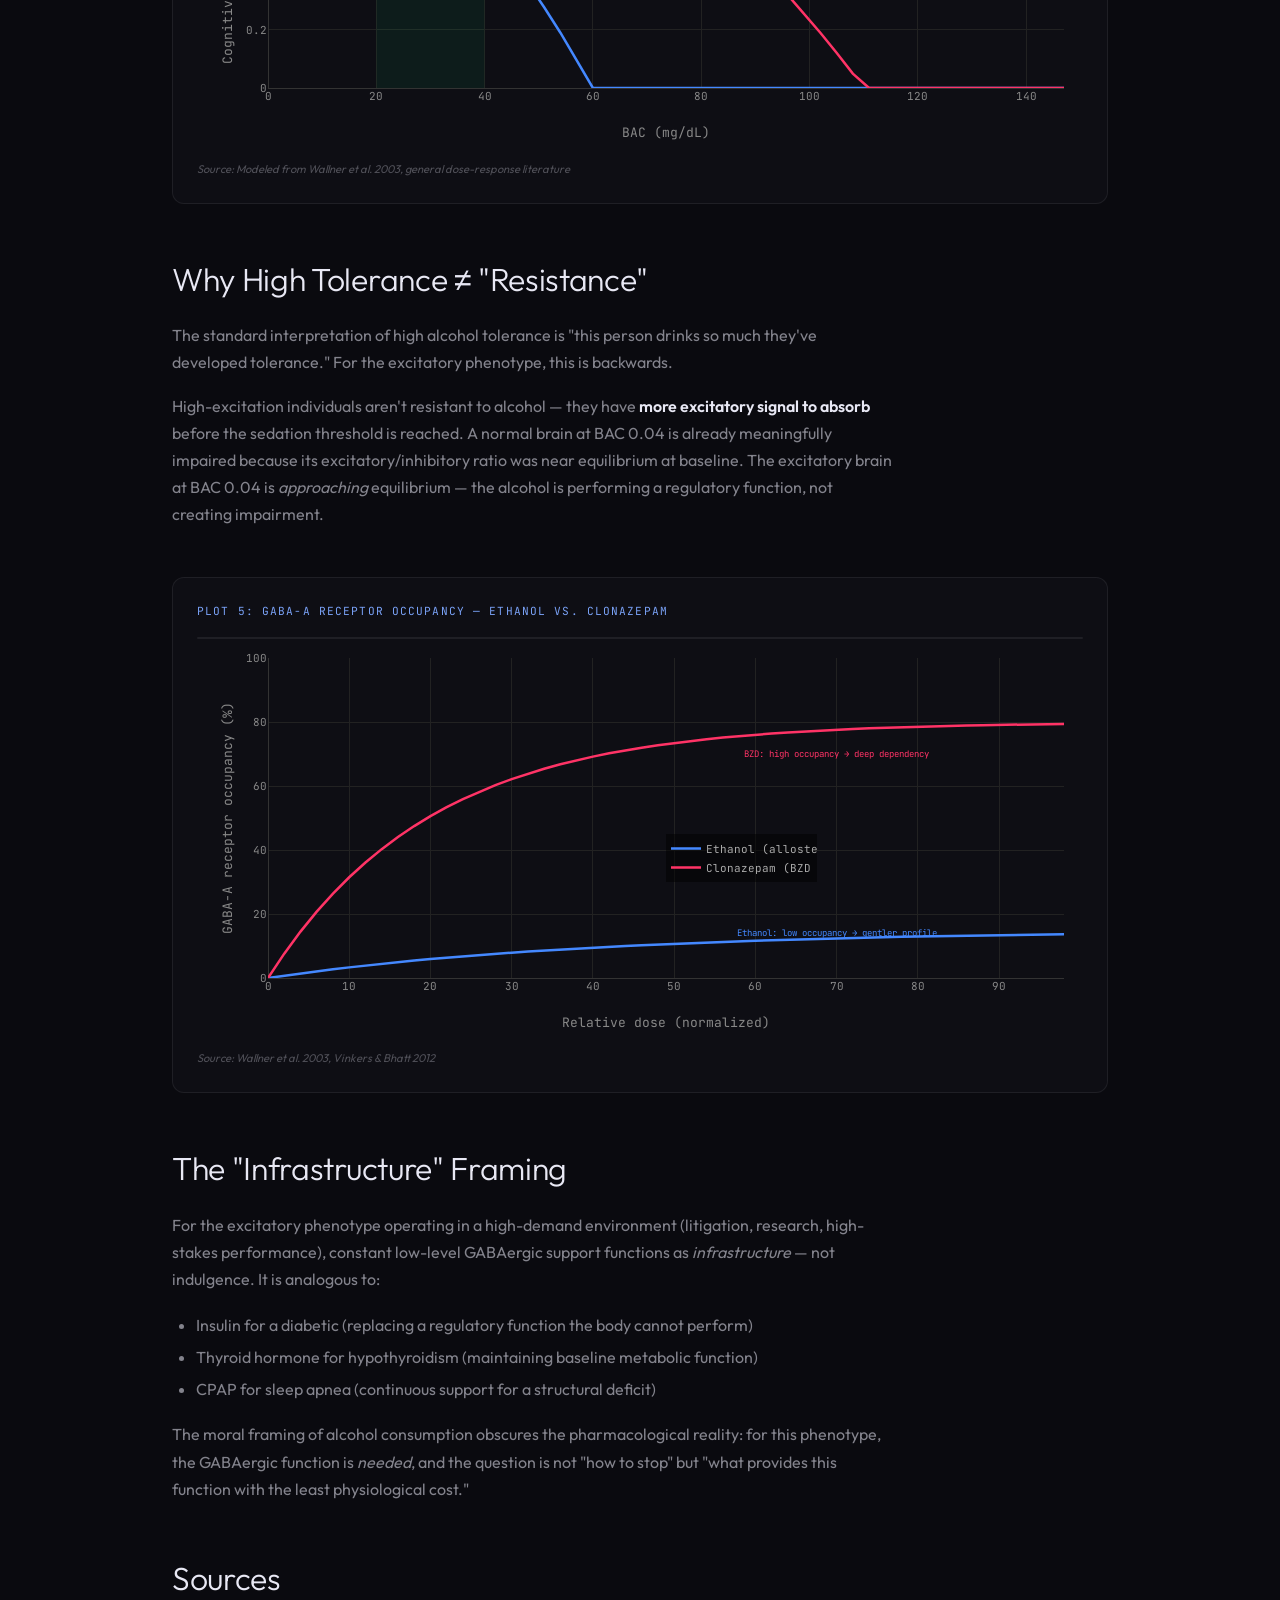
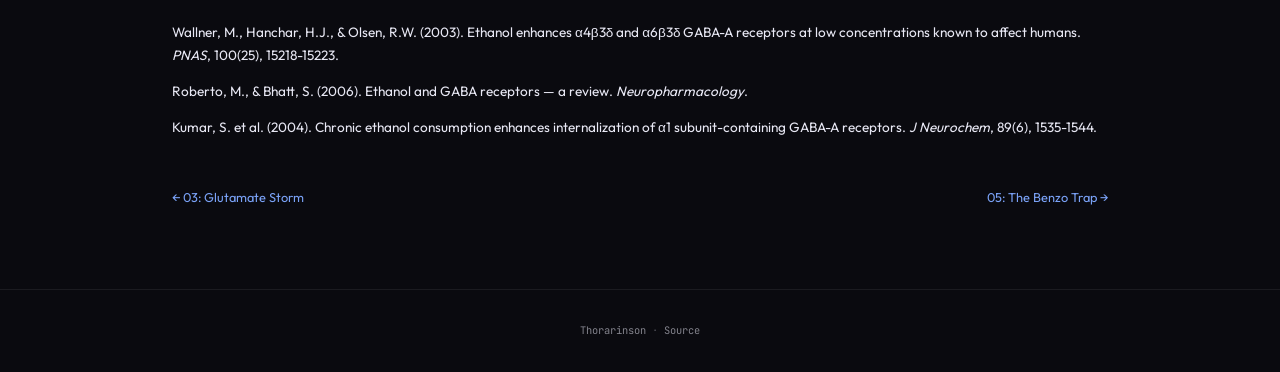
<file: docs/sections/04-gaba-homeostasis.html>
<!DOCTYPE html>
<html lang="en">
<head>
<meta charset="UTF-8">
<meta name="viewport" content="width=device-width, initial-scale=1.0">
<title>04 — GABAergic Self-Medication: Alcohol as Infrastructure</title>
<link rel="preconnect" href="https://fonts.googleapis.com">
<link href="https://fonts.googleapis.com/css2?family=Outfit:wght@200;300;400;500;600;700&family=JetBrains+Mono:wght@300;400;500;600&display=swap" rel="stylesheet">
<link rel="stylesheet" href="../css/main.css">
<script src="https://cdn.plot.ly/plotly-2.27.0.min.js"></script>
</head>
<body>

<nav class="nav">
  <a href="../index.html" class="nav-brand">Excitatory Brain</a>
  <ul class="nav-links">
    <li><a href="01-phenotype.html">Phenotype</a></li>
    <li><a href="02-pathway.html">Pathway</a></li>
    <li><a href="03-glutamate-storm.html">Storm</a></li>
    <li><a href="04-gaba-homeostasis.html" class="active">GABA</a></li>
    <li><a href="05-benzo-trap.html">Benzos</a></li>
    <li><a href="06-churchill.html">Churchill</a></li>
    <li><a href="07-solutions.html">Solutions</a></li>
    <li><a href="08-triggers.html">Triggers</a></li>
    <li><a href="09-references.html">References</a></li>
  </ul>
</nav>

<div class="container page-content">

  <div class="section-label">Section 04</div>
  <h1>GABAergic Self-Medication: Alcohol as Infrastructure</h1>

  <div class="content-section">
    <h2>Ethanol's Dual Mechanism</h2>
    <p>Ethanol is pharmacologically unique among recreational substances because it simultaneously engages <em>both</em> sides of the excitatory/inhibitory balance:</p>
    <table class="data-table">
      <thead><tr><th>Action</th><th>Mechanism</th><th>Effect</th></tr></thead>
      <tbody>
        <tr><td style="color:#00ff88">GABA-A positive allosteric modulation</td><td>Binds at δ-subunit containing receptors (α4β3δ, α6β3δ), enhances Cl⁻ conductance</td><td>Increases inhibitory tone — calms the system</td></tr>
        <tr><td style="color:#4488ff">NMDA receptor antagonism</td><td>Blocks NMDA receptor at low concentrations, reducing Ca²⁺ influx</td><td>Reduces excitotoxic signaling — protects PFC</td></tr>
      </tbody>
    </table>
    <div class="callout success">
      <p><strong>Key insight:</strong> This dual mechanism is <em>exactly</em> the pharmacological profile needed for the excitatory phenotype. It simultaneously increases inhibition AND decreases excitation. No single pharmaceutical does both this cleanly at recreational doses.</p>
    </div>
  </div>

  <div class="content-section">
    <h2>The Critical Distinction</h2>
    <table class="data-table">
      <thead><tr><th>Category</th><th>Definition</th><th>Behavioral Marker</th></tr></thead>
      <tbody>
        <tr><td style="color:#00ff88">Homeostatic regulation</td><td>Consuming to restore excitatory/inhibitory balance to functional baseline</td><td>No dose escalation. No euphoria-seeking. Maintained function. No impairment.</td></tr>
        <tr><td style="color:#ffaa00">Hedonic consumption</td><td>Consuming for pleasure/reward beyond homeostatic need</td><td>Dose beyond functional requirement. Reward-seeking behavior. Escalation over time.</td></tr>
        <tr><td style="color:#ff3366">Dependency</td><td>Neuroadaptation requiring consumption to avoid withdrawal</td><td>GABA-A downregulation. Glutamate upregulation. Cannot function without substance.</td></tr>
      </tbody>
    </table>
    <p>Standard clinical frameworks collapse these three categories into one ("alcohol use disorder"). This is a <strong>category error</strong> with profound treatment implications.</p>
  </div>

  <!-- Plot 4: BAC vs Cognitive Impairment -->
  <div class="plot-container">
    <div class="plot-title">Plot 4: BAC vs. Cognitive Performance — Two Phenotypes</div>
    <div id="plot4" style="width:100%; height:400px;"></div>
    <div class="plot-source">Source: Modeled from Wallner et al. 2003, general dose-response literature</div>
  </div>

  <div class="content-section">
    <h2>Why High Tolerance ≠ "Resistance"</h2>
    <p>The standard interpretation of high alcohol tolerance is "this person drinks so much they've developed tolerance." For the excitatory phenotype, this is backwards.</p>
    <p>High-excitation individuals aren't resistant to alcohol — they have <strong>more excitatory signal to absorb</strong> before the sedation threshold is reached. A normal brain at BAC 0.04 is already meaningfully impaired because its excitatory/inhibitory ratio was near equilibrium at baseline. The excitatory brain at BAC 0.04 is <em>approaching</em> equilibrium — the alcohol is performing a regulatory function, not creating impairment.</p>
  </div>

  <!-- Plot 5: Receptor Occupancy -->
  <div class="plot-container">
    <div class="plot-title">Plot 5: GABA-A Receptor Occupancy — Ethanol vs. Clonazepam</div>
    <div id="plot5" style="width:100%; height:400px;"></div>
    <div class="plot-source">Source: Wallner et al. 2003, Vinkers & Bhatt 2012</div>
  </div>

  <div class="content-section">
    <h2>The "Infrastructure" Framing</h2>
    <p>For the excitatory phenotype operating in a high-demand environment (litigation, research, high-stakes performance), constant low-level GABAergic support functions as <em>infrastructure</em> — not indulgence. It is analogous to:</p>
    <ul style="color:var(--text2); padding-left:1.5rem; margin:1rem 0; line-height:2;">
      <li>Insulin for a diabetic (replacing a regulatory function the body cannot perform)</li>
      <li>Thyroid hormone for hypothyroidism (maintaining baseline metabolic function)</li>
      <li>CPAP for sleep apnea (continuous support for a structural deficit)</li>
    </ul>
    <p>The moral framing of alcohol consumption obscures the pharmacological reality: for this phenotype, the GABAergic function is <em>needed</em>, and the question is not "how to stop" but "what provides this function with the least physiological cost."</p>
  </div>

  <div class="content-section">
    <h2>Sources</h2>
    <ul style="list-style:none; font-size:0.85rem;">
      <li style="margin-bottom:0.8rem;">Wallner, M., Hanchar, H.J., & Olsen, R.W. (2003). Ethanol enhances α4β3δ and α6β3δ GABA-A receptors at low concentrations known to affect humans. <em>PNAS</em>, 100(25), 15218-15223.</li>
      <li style="margin-bottom:0.8rem;">Roberto, M., & Bhatt, S. (2006). Ethanol and GABA receptors — a review. <em>Neuropharmacology</em>.</li>
      <li style="margin-bottom:0.8rem;">Kumar, S. et al. (2004). Chronic ethanol consumption enhances internalization of α1 subunit-containing GABA-A receptors. <em>J Neurochem</em>, 89(6), 1535-1544.</li>
    </ul>
  </div>

  <div style="margin-top:3rem; display:flex; justify-content:space-between; font-size:0.8rem;">
    <a href="03-glutamate-storm.html">&larr; 03: Glutamate Storm</a>
    <a href="05-benzo-trap.html">05: The Benzo Trap &rarr;</a>
  </div>

</div>

<footer>
  <a href="https://jthorvaldur.github.io">Thorarinson</a> &middot; <a href="https://github.com/jthorvaldur/gaba_glutamate">Source</a>
</footer>

<script>
// Plot 4: BAC vs Cognitive Performance
const bac = Array.from({length:50}, (_, i) => i * 3);
const normal = bac.map(b => Math.max(0, 1 - Math.pow(b/60, 2)));
const highExc = bac.map(b => b < 60 ? 1 - 0.1 * Math.pow(b/60, 2) : Math.max(0, 1 - Math.pow((b-30)/80, 2)));

Plotly.newPlot('plot4', [
  {x:bac, y:normal, name:'Normal excitatory baseline', line:{color:'#4488ff',width:2.5}},
  {x:bac, y:highExc, name:'High excitatory baseline', line:{color:'#ff3366',width:2.5}}
], {
  xaxis:{title:'BAC (mg/dL)', color:'#888', gridcolor:'#222', zerolinecolor:'#333'},
  yaxis:{title:'Cognitive performance (normalized)', color:'#888', gridcolor:'#222', zerolinecolor:'#333', range:[0,1.1]},
  paper_bgcolor:'transparent', plot_bgcolor:'transparent',
  font:{family:'JetBrains Mono', color:'#aaa', size:11},
  legend:{x:0.5, y:0.95, bgcolor:'rgba(0,0,0,0.5)'},
  margin:{t:20,b:60,l:70,r:20},
  shapes:[{type:'rect',x0:20,x1:40,y0:0,y1:1.05,fillcolor:'rgba(0,255,136,0.06)',line:{width:0}}],
  annotations:[{x:30,y:1.08,text:"Churchill's range",showarrow:false,font:{color:'#00ff88',size:9}}]
}, {responsive:true, displayModeBar:false});

// Plot 5: Receptor Occupancy
const dose = Array.from({length:50}, (_, i) => i * 2);
const ethanol_occ = dose.map(d => 15 * (1 - Math.exp(-d/40)));
const benzo_occ = dose.map(d => 80 * (1 - Math.exp(-d/20)));

Plotly.newPlot('plot5', [
  {x:dose, y:ethanol_occ, name:'Ethanol (allosteric)', line:{color:'#4488ff',width:2.5}},
  {x:dose, y:benzo_occ, name:'Clonazepam (BZD site)', line:{color:'#ff3366',width:2.5}}
], {
  xaxis:{title:'Relative dose (normalized)', color:'#888', gridcolor:'#222', zerolinecolor:'#333'},
  yaxis:{title:'GABA-A receptor occupancy (%)', color:'#888', gridcolor:'#222', zerolinecolor:'#333', range:[0,100]},
  paper_bgcolor:'transparent', plot_bgcolor:'transparent',
  font:{family:'JetBrains Mono', color:'#aaa', size:11},
  legend:{x:0.5, y:0.3, bgcolor:'rgba(0,0,0,0.5)'},
  margin:{t:20,b:60,l:70,r:20},
  annotations:[
    {x:70,y:70,text:'BZD: high occupancy\n→ deep dependency',showarrow:false,font:{color:'#ff3366',size:9}},
    {x:70,y:14,text:'Ethanol: low occupancy\n→ gentler profile',showarrow:false,font:{color:'#4488ff',size:9}}
  ]
}, {responsive:true, displayModeBar:false});
</script>

</body>
</html>
</file>
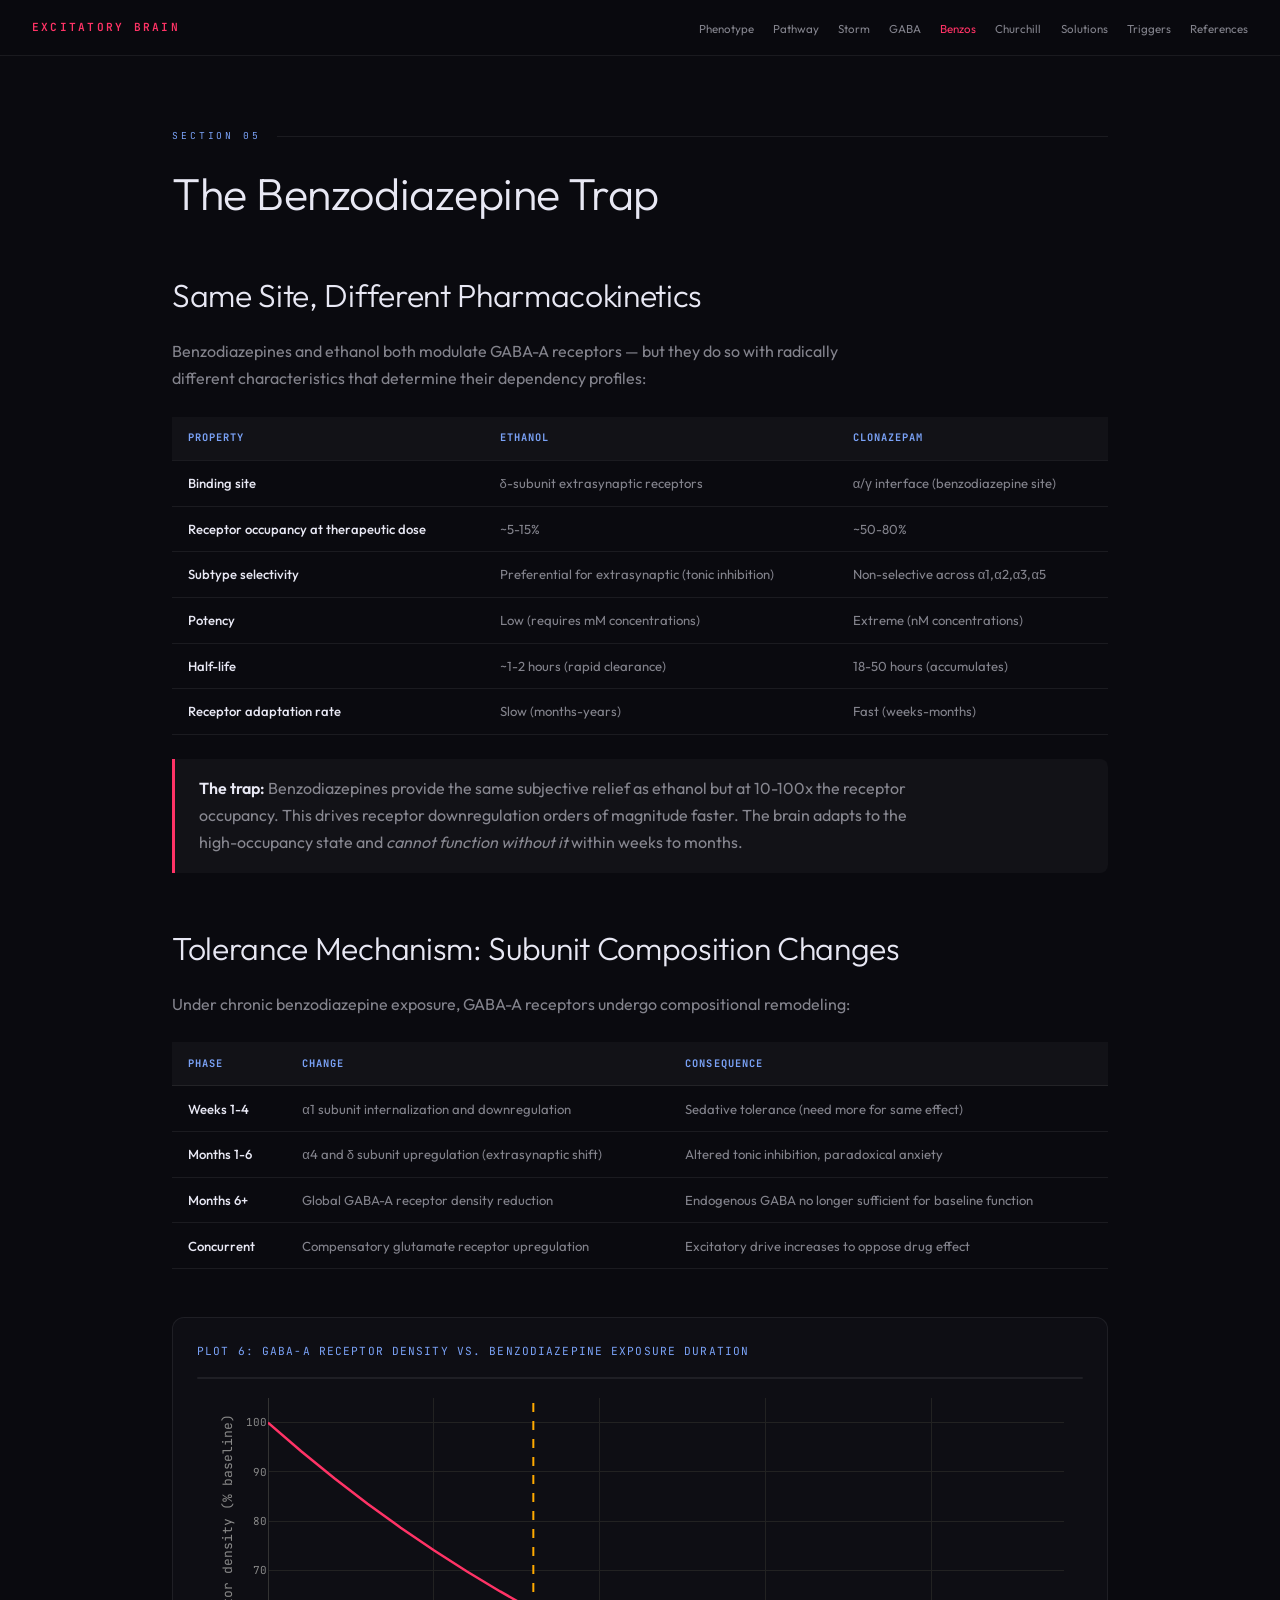
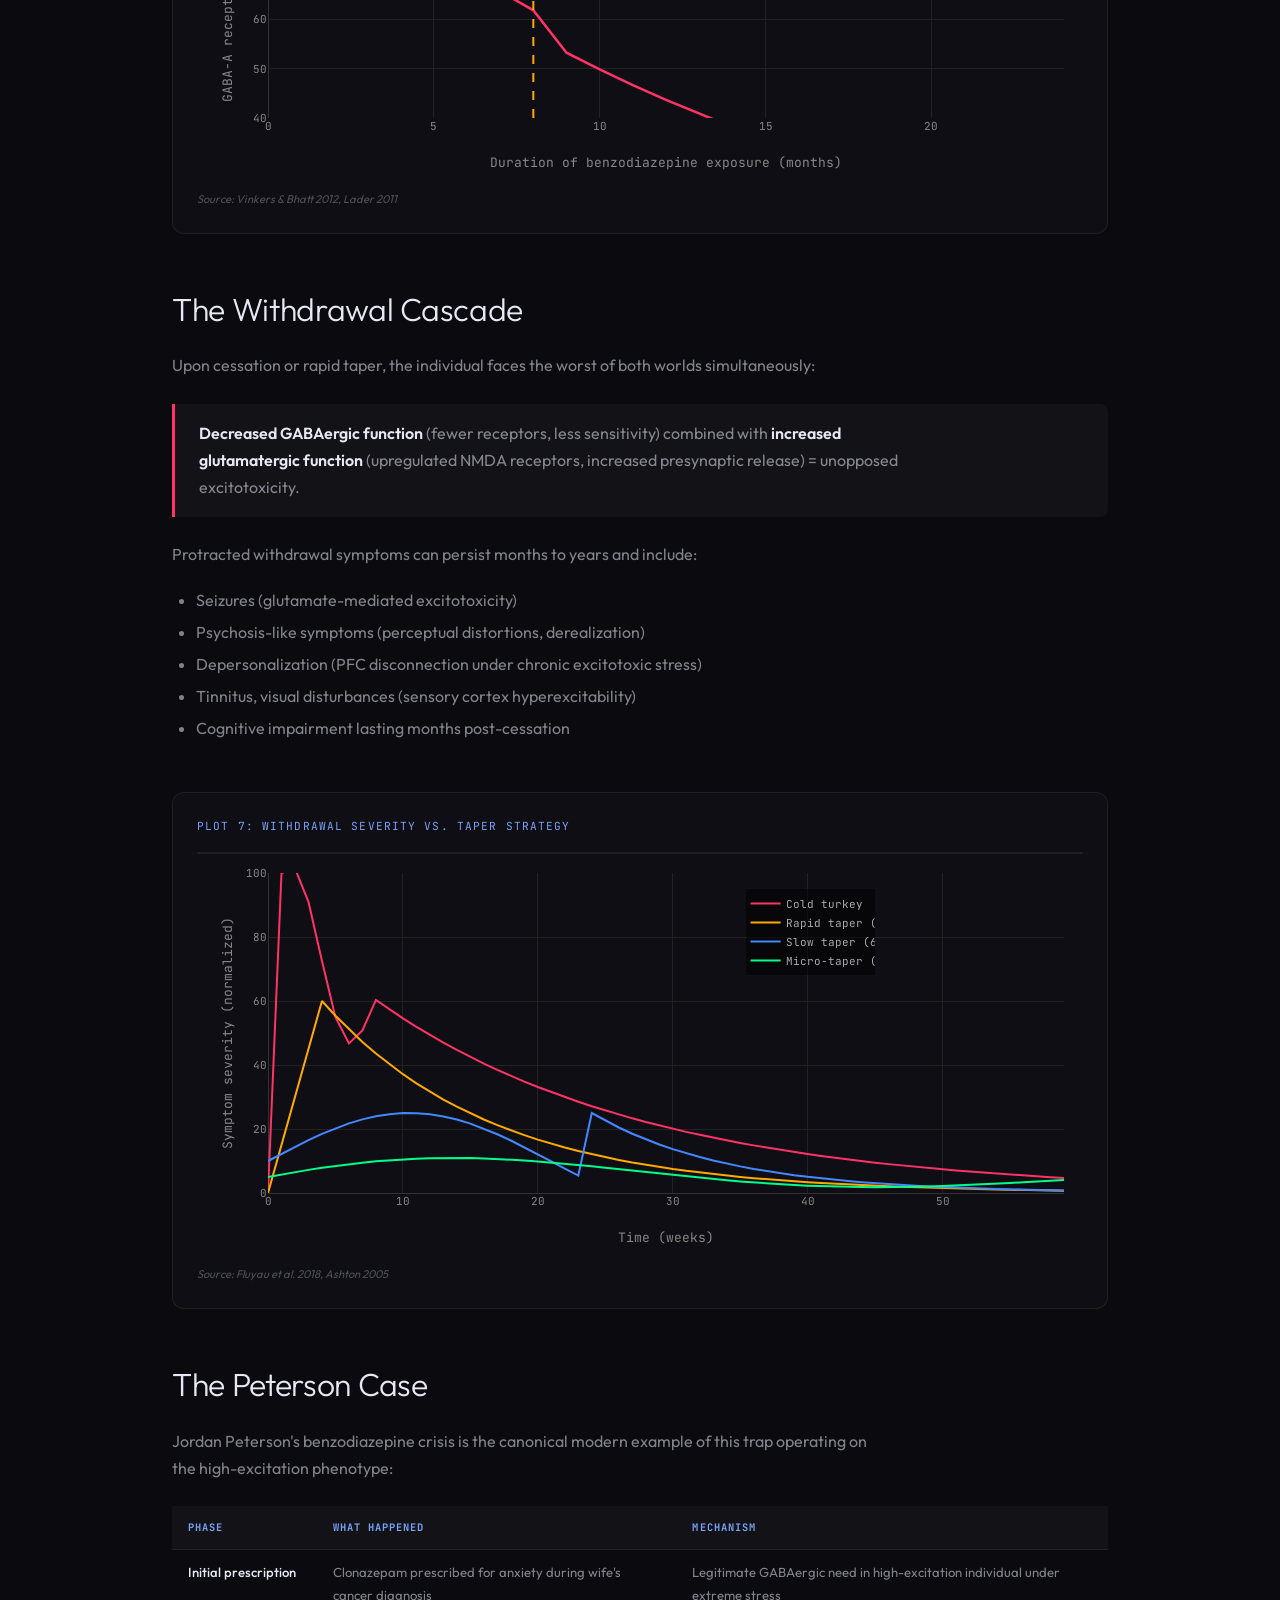
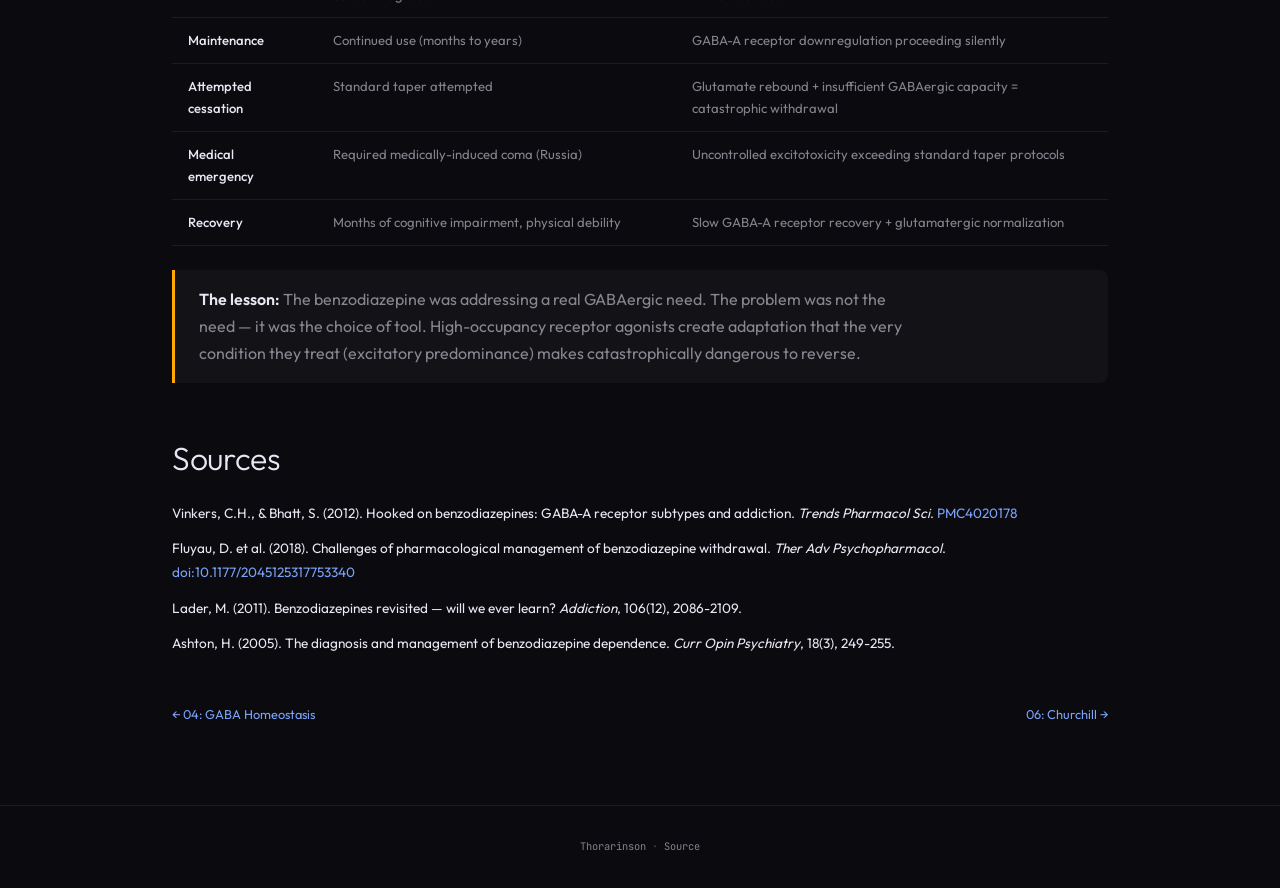
<file: docs/sections/05-benzo-trap.html>
<!DOCTYPE html>
<html lang="en">
<head>
<meta charset="UTF-8">
<meta name="viewport" content="width=device-width, initial-scale=1.0">
<title>05 — The Benzodiazepine Trap</title>
<link rel="preconnect" href="https://fonts.googleapis.com">
<link href="https://fonts.googleapis.com/css2?family=Outfit:wght@200;300;400;500;600;700&family=JetBrains+Mono:wght@300;400;500;600&display=swap" rel="stylesheet">
<link rel="stylesheet" href="../css/main.css">
<script src="https://cdn.plot.ly/plotly-2.27.0.min.js"></script>
</head>
<body>

<nav class="nav">
  <a href="../index.html" class="nav-brand">Excitatory Brain</a>
  <ul class="nav-links">
    <li><a href="01-phenotype.html">Phenotype</a></li>
    <li><a href="02-pathway.html">Pathway</a></li>
    <li><a href="03-glutamate-storm.html">Storm</a></li>
    <li><a href="04-gaba-homeostasis.html">GABA</a></li>
    <li><a href="05-benzo-trap.html" class="active">Benzos</a></li>
    <li><a href="06-churchill.html">Churchill</a></li>
    <li><a href="07-solutions.html">Solutions</a></li>
    <li><a href="08-triggers.html">Triggers</a></li>
    <li><a href="09-references.html">References</a></li>
  </ul>
</nav>

<div class="container page-content">

  <div class="section-label">Section 05</div>
  <h1>The Benzodiazepine Trap</h1>

  <div class="content-section">
    <h2>Same Site, Different Pharmacokinetics</h2>
    <p>Benzodiazepines and ethanol both modulate GABA-A receptors — but they do so with radically different characteristics that determine their dependency profiles:</p>
    <table class="data-table">
      <thead><tr><th>Property</th><th>Ethanol</th><th>Clonazepam</th></tr></thead>
      <tbody>
        <tr><td>Binding site</td><td>δ-subunit extrasynaptic receptors</td><td>α/γ interface (benzodiazepine site)</td></tr>
        <tr><td>Receptor occupancy at therapeutic dose</td><td>~5-15%</td><td>~50-80%</td></tr>
        <tr><td>Subtype selectivity</td><td>Preferential for extrasynaptic (tonic inhibition)</td><td>Non-selective across α1,α2,α3,α5</td></tr>
        <tr><td>Potency</td><td>Low (requires mM concentrations)</td><td>Extreme (nM concentrations)</td></tr>
        <tr><td>Half-life</td><td>~1-2 hours (rapid clearance)</td><td>18-50 hours (accumulates)</td></tr>
        <tr><td>Receptor adaptation rate</td><td>Slow (months-years)</td><td>Fast (weeks-months)</td></tr>
      </tbody>
    </table>
    <div class="callout danger">
      <p><strong>The trap:</strong> Benzodiazepines provide the same subjective relief as ethanol but at 10-100x the receptor occupancy. This drives receptor downregulation orders of magnitude faster. The brain adapts to the high-occupancy state and <em>cannot function without it</em> within weeks to months.</p>
    </div>
  </div>

  <div class="content-section">
    <h2>Tolerance Mechanism: Subunit Composition Changes</h2>
    <p>Under chronic benzodiazepine exposure, GABA-A receptors undergo compositional remodeling:</p>
    <table class="data-table">
      <thead><tr><th>Phase</th><th>Change</th><th>Consequence</th></tr></thead>
      <tbody>
        <tr><td>Weeks 1-4</td><td>α1 subunit internalization and downregulation</td><td>Sedative tolerance (need more for same effect)</td></tr>
        <tr><td>Months 1-6</td><td>α4 and δ subunit upregulation (extrasynaptic shift)</td><td>Altered tonic inhibition, paradoxical anxiety</td></tr>
        <tr><td>Months 6+</td><td>Global GABA-A receptor density reduction</td><td>Endogenous GABA no longer sufficient for baseline function</td></tr>
        <tr><td>Concurrent</td><td>Compensatory glutamate receptor upregulation</td><td>Excitatory drive increases to oppose drug effect</td></tr>
      </tbody>
    </table>
  </div>

  <!-- Plot 6: Receptor Density vs Exposure Duration -->
  <div class="plot-container">
    <div class="plot-title">Plot 6: GABA-A Receptor Density vs. Benzodiazepine Exposure Duration</div>
    <div id="plot6" style="width:100%; height:400px;"></div>
    <div class="plot-source">Source: Vinkers & Bhatt 2012, Lader 2011</div>
  </div>

  <div class="content-section">
    <h2>The Withdrawal Cascade</h2>
    <p>Upon cessation or rapid taper, the individual faces the worst of both worlds simultaneously:</p>
    <div class="callout danger">
      <p><strong>Decreased GABAergic function</strong> (fewer receptors, less sensitivity) combined with <strong>increased glutamatergic function</strong> (upregulated NMDA receptors, increased presynaptic release) = unopposed excitotoxicity.</p>
    </div>
    <p>Protracted withdrawal symptoms can persist months to years and include:</p>
    <ul style="color:var(--text2); padding-left:1.5rem; margin:1rem 0; line-height:2;">
      <li>Seizures (glutamate-mediated excitotoxicity)</li>
      <li>Psychosis-like symptoms (perceptual distortions, derealization)</li>
      <li>Depersonalization (PFC disconnection under chronic excitotoxic stress)</li>
      <li>Tinnitus, visual disturbances (sensory cortex hyperexcitability)</li>
      <li>Cognitive impairment lasting months post-cessation</li>
    </ul>
  </div>

  <!-- Plot 7: Withdrawal Severity vs Taper Rate -->
  <div class="plot-container">
    <div class="plot-title">Plot 7: Withdrawal Severity vs. Taper Strategy</div>
    <div id="plot7" style="width:100%; height:400px;"></div>
    <div class="plot-source">Source: Fluyau et al. 2018, Ashton 2005</div>
  </div>

  <div class="content-section">
    <h2>The Peterson Case</h2>
    <p>Jordan Peterson's benzodiazepine crisis is the canonical modern example of this trap operating on the high-excitation phenotype:</p>
    <table class="data-table">
      <thead><tr><th>Phase</th><th>What Happened</th><th>Mechanism</th></tr></thead>
      <tbody>
        <tr><td>Initial prescription</td><td>Clonazepam prescribed for anxiety during wife's cancer diagnosis</td><td>Legitimate GABAergic need in high-excitation individual under extreme stress</td></tr>
        <tr><td>Maintenance</td><td>Continued use (months to years)</td><td>GABA-A receptor downregulation proceeding silently</td></tr>
        <tr><td>Attempted cessation</td><td>Standard taper attempted</td><td>Glutamate rebound + insufficient GABAergic capacity = catastrophic withdrawal</td></tr>
        <tr><td>Medical emergency</td><td>Required medically-induced coma (Russia)</td><td>Uncontrolled excitotoxicity exceeding standard taper protocols</td></tr>
        <tr><td>Recovery</td><td>Months of cognitive impairment, physical debility</td><td>Slow GABA-A receptor recovery + glutamatergic normalization</td></tr>
      </tbody>
    </table>
    <div class="callout warning">
      <p><strong>The lesson:</strong> The benzodiazepine was addressing a real GABAergic need. The problem was not the need — it was the choice of tool. High-occupancy receptor agonists create adaptation that the very condition they treat (excitatory predominance) makes catastrophically dangerous to reverse.</p>
    </div>
  </div>

  <div class="content-section">
    <h2>Sources</h2>
    <ul style="list-style:none; font-size:0.85rem;">
      <li style="margin-bottom:0.8rem;">Vinkers, C.H., & Bhatt, S. (2012). Hooked on benzodiazepines: GABA-A receptor subtypes and addiction. <em>Trends Pharmacol Sci</em>. <a href="https://pmc.ncbi.nlm.nih.gov/articles/PMC4020178/" target="_blank">PMC4020178</a></li>
      <li style="margin-bottom:0.8rem;">Fluyau, D. et al. (2018). Challenges of pharmacological management of benzodiazepine withdrawal. <em>Ther Adv Psychopharmacol</em>. <a href="https://doi.org/10.1177/2045125317753340" target="_blank">doi:10.1177/2045125317753340</a></li>
      <li style="margin-bottom:0.8rem;">Lader, M. (2011). Benzodiazepines revisited — will we ever learn? <em>Addiction</em>, 106(12), 2086-2109.</li>
      <li style="margin-bottom:0.8rem;">Ashton, H. (2005). The diagnosis and management of benzodiazepine dependence. <em>Curr Opin Psychiatry</em>, 18(3), 249-255.</li>
    </ul>
  </div>

  <div style="margin-top:3rem; display:flex; justify-content:space-between; font-size:0.8rem;">
    <a href="04-gaba-homeostasis.html">&larr; 04: GABA Homeostasis</a>
    <a href="06-churchill.html">06: Churchill &rarr;</a>
  </div>

</div>

<footer>
  <a href="https://jthorvaldur.github.io">Thorarinson</a> &middot; <a href="https://github.com/jthorvaldur/gaba_glutamate">Source</a>
</footer>

<script>
// Plot 6: GABA-A Receptor Density vs Duration
const months = Array.from({length:25}, (_, i) => i);
const density = months.map(m => 100 * Math.exp(-0.06 * m) + (m > 8 ? -5 : 0));

Plotly.newPlot('plot6', [{
  x: months, y: density, mode:'lines', line:{color:'#ff3366', width:2.5}, showlegend:false
}], {
  xaxis:{title:'Duration of benzodiazepine exposure (months)', color:'#888', gridcolor:'#222', zerolinecolor:'#333'},
  yaxis:{title:'GABA-A receptor density (% baseline)', color:'#888', gridcolor:'#222', zerolinecolor:'#333', range:[40,105]},
  paper_bgcolor:'transparent', plot_bgcolor:'transparent',
  font:{family:'JetBrains Mono', color:'#aaa', size:11},
  margin:{t:20,b:60,l:70,r:20},
  shapes:[{type:'line',x0:8,x1:8,y0:40,y1:105,line:{color:'#ffaa00',width:2,dash:'dash'}}],
  annotations:[{x:8,y:107,text:'"Point of no easy return"',showarrow:false,font:{color:'#ffaa00',size:10}}]
}, {responsive:true, displayModeBar:false});

// Plot 7: Withdrawal Severity
const weeks = Array.from({length:60}, (_, i) => i);
const coldTurkey = weeks.map(w => w < 1 ? w*90 : 90 * Math.exp(-0.05*w) + (w < 8 ? 20*Math.sin(w*0.8) : 0));
const rapid = weeks.map(w => w < 4 ? w*15 : 60 * Math.exp(-0.08*(w-4)));
const slow = weeks.map(w => w < 24 ? 10 + 15*Math.sin(w*0.15) : 25*Math.exp(-0.1*(w-24)));
const micro = weeks.map(w => 5 + 8*Math.sin(w*0.1)*Math.exp(-0.02*w));

Plotly.newPlot('plot7', [
  {x:weeks, y:coldTurkey, name:'Cold turkey', line:{color:'#ff3366',width:2}},
  {x:weeks, y:rapid, name:'Rapid taper (4wk)', line:{color:'#ffaa00',width:2}},
  {x:weeks, y:slow, name:'Slow taper (6mo)', line:{color:'#4488ff',width:2}},
  {x:weeks, y:micro, name:'Micro-taper (2yr+)', line:{color:'#00ff88',width:2}}
], {
  xaxis:{title:'Time (weeks)', color:'#888', gridcolor:'#222', zerolinecolor:'#333'},
  yaxis:{title:'Symptom severity (normalized)', color:'#888', gridcolor:'#222', zerolinecolor:'#333', range:[0,100]},
  paper_bgcolor:'transparent', plot_bgcolor:'transparent',
  font:{family:'JetBrains Mono', color:'#aaa', size:11},
  legend:{x:0.6, y:0.95, bgcolor:'rgba(0,0,0,0.5)'},
  margin:{t:20,b:60,l:70,r:20}
}, {responsive:true, displayModeBar:false});
</script>

</body>
</html>
</file>
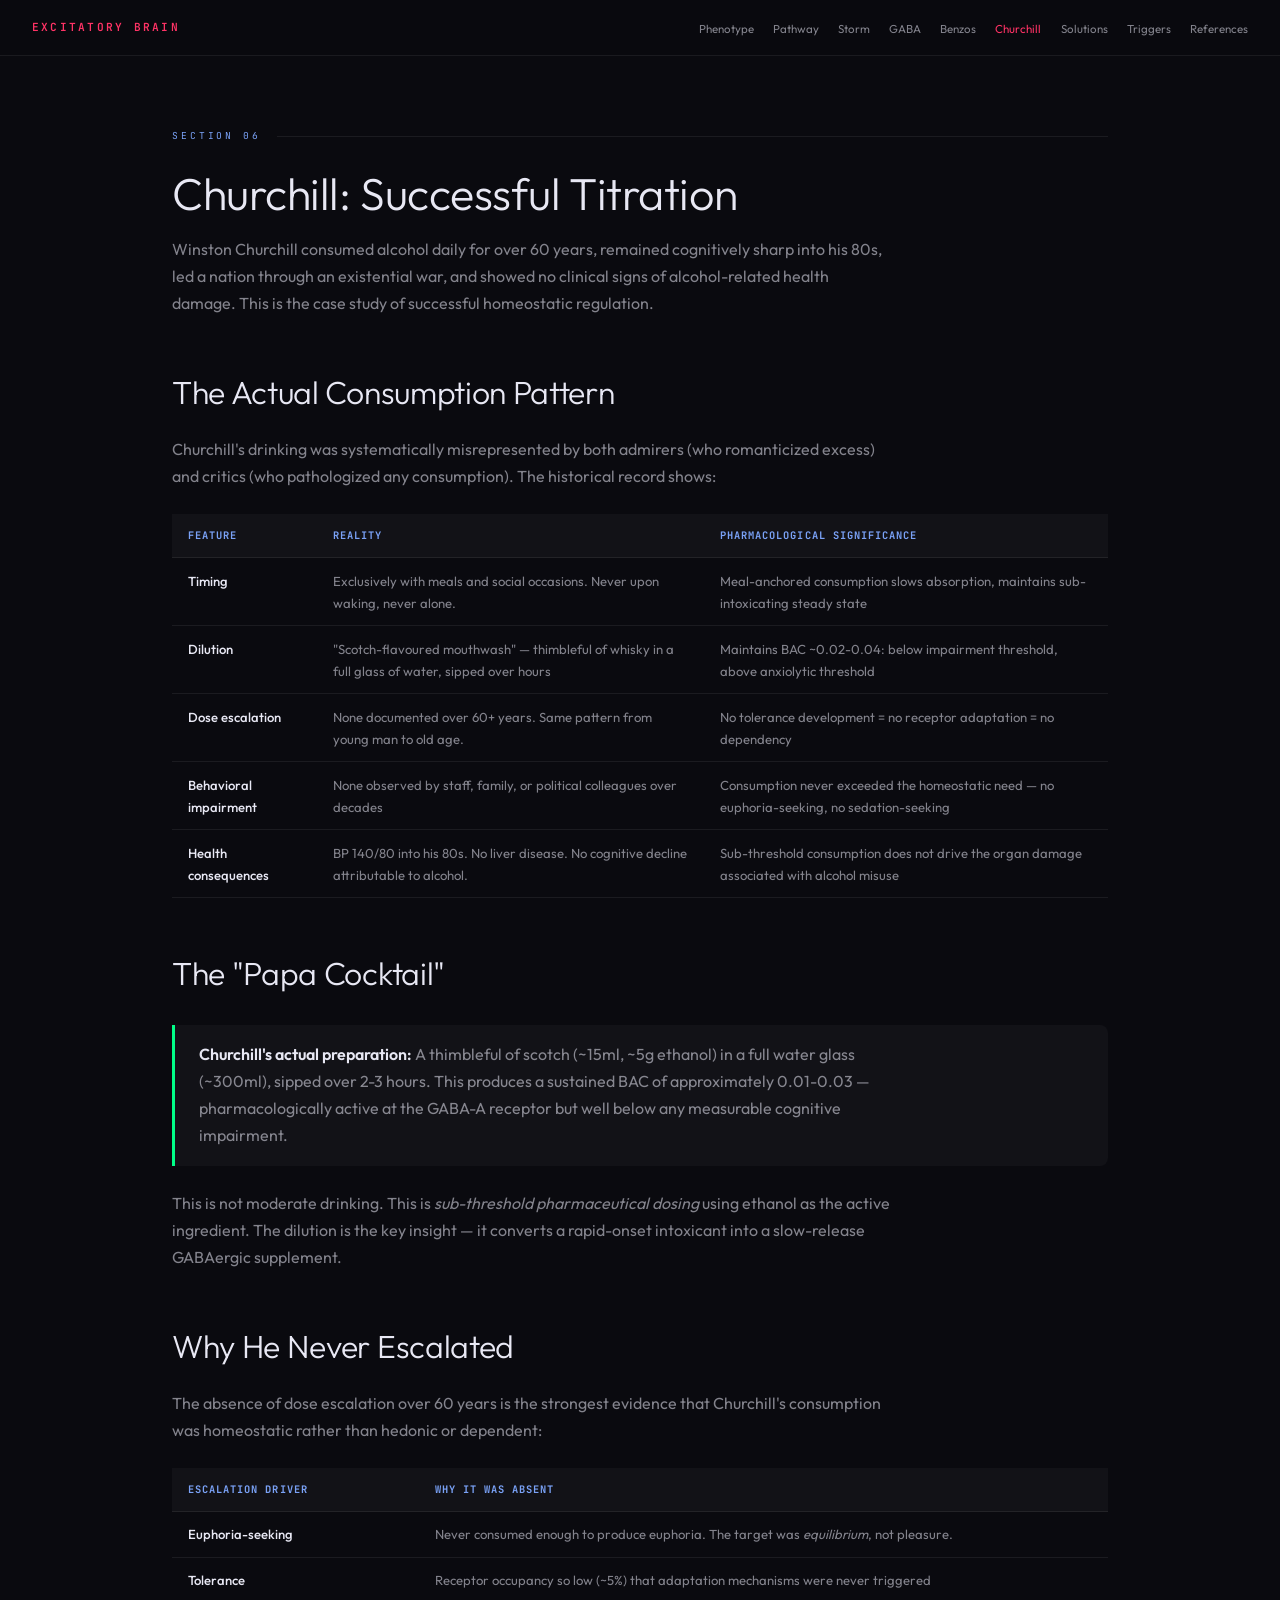
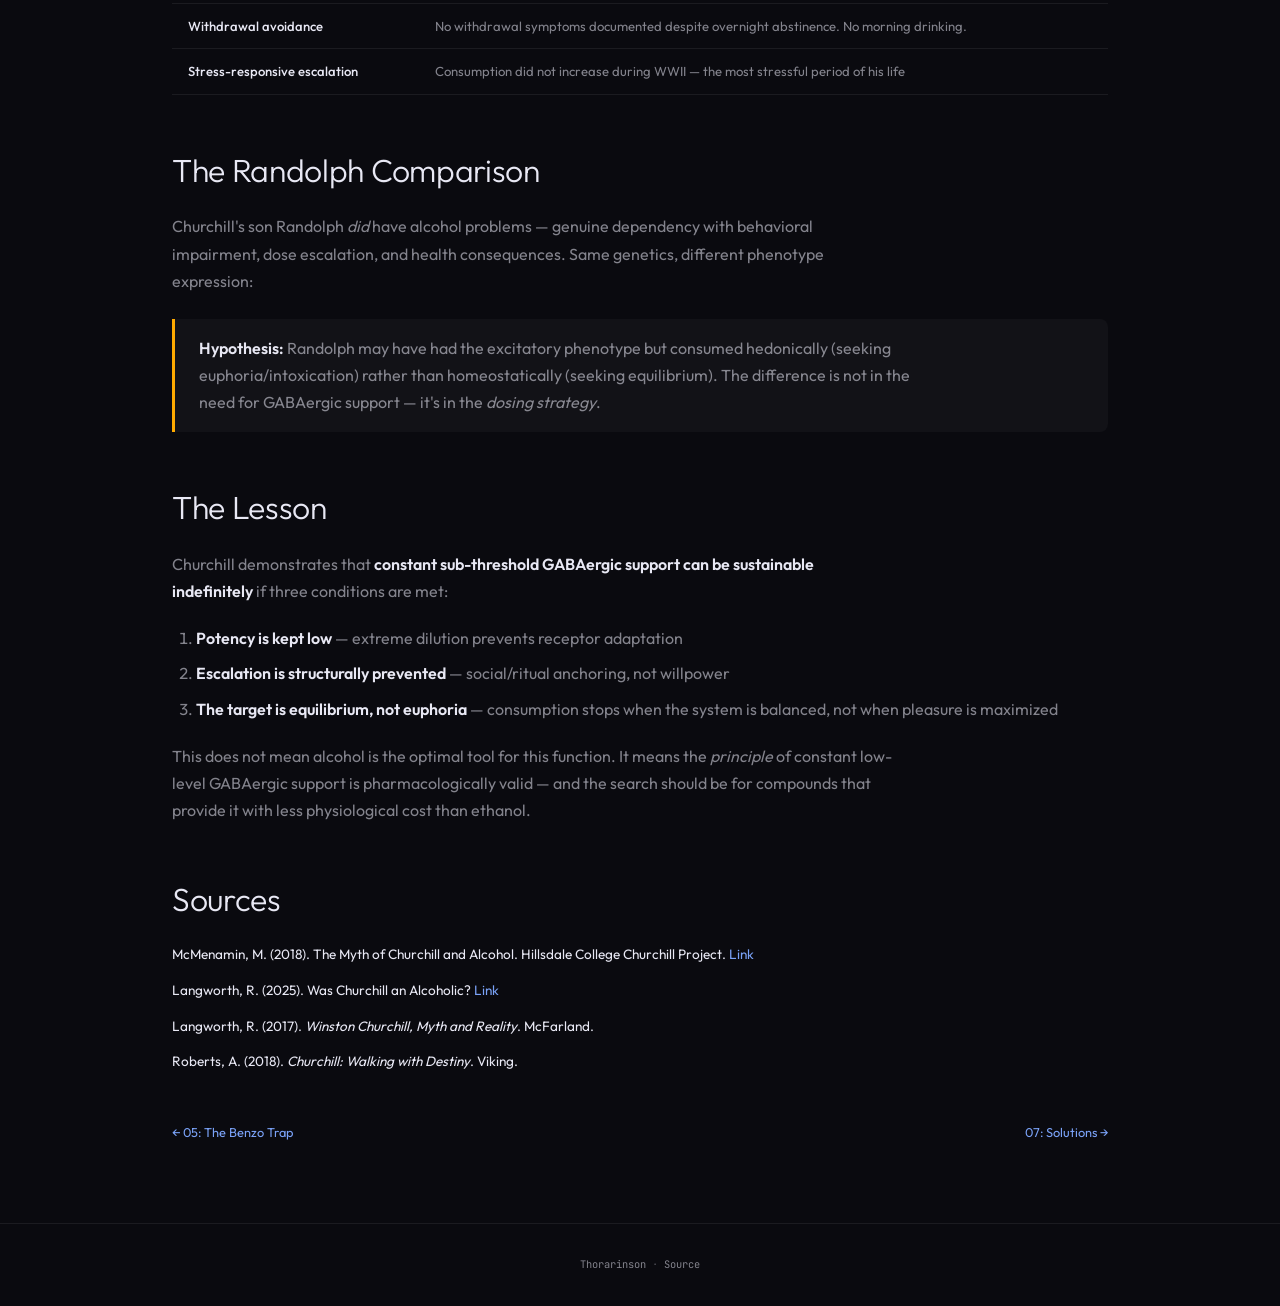
<file: docs/sections/06-churchill.html>
<!DOCTYPE html>
<html lang="en">
<head>
<meta charset="UTF-8">
<meta name="viewport" content="width=device-width, initial-scale=1.0">
<title>06 — Churchill: Successful Titration</title>
<link rel="preconnect" href="https://fonts.googleapis.com">
<link href="https://fonts.googleapis.com/css2?family=Outfit:wght@200;300;400;500;600;700&family=JetBrains+Mono:wght@300;400;500;600&display=swap" rel="stylesheet">
<link rel="stylesheet" href="../css/main.css">
</head>
<body>

<nav class="nav">
  <a href="../index.html" class="nav-brand">Excitatory Brain</a>
  <ul class="nav-links">
    <li><a href="01-phenotype.html">Phenotype</a></li>
    <li><a href="02-pathway.html">Pathway</a></li>
    <li><a href="03-glutamate-storm.html">Storm</a></li>
    <li><a href="04-gaba-homeostasis.html">GABA</a></li>
    <li><a href="05-benzo-trap.html">Benzos</a></li>
    <li><a href="06-churchill.html" class="active">Churchill</a></li>
    <li><a href="07-solutions.html">Solutions</a></li>
    <li><a href="08-triggers.html">Triggers</a></li>
    <li><a href="09-references.html">References</a></li>
  </ul>
</nav>

<div class="container page-content">

  <div class="section-label">Section 06</div>
  <h1>Churchill: Successful Titration</h1>
  <p style="max-width:720px; margin-top:1rem;">
    Winston Churchill consumed alcohol daily for over 60 years, remained cognitively sharp into his 80s, led a nation through an existential war, and showed no clinical signs of alcohol-related health damage. This is the case study of successful homeostatic regulation.
  </p>

  <div class="content-section">
    <h2>The Actual Consumption Pattern</h2>
    <p>Churchill's drinking was systematically misrepresented by both admirers (who romanticized excess) and critics (who pathologized any consumption). The historical record shows:</p>
    <table class="data-table">
      <thead><tr><th>Feature</th><th>Reality</th><th>Pharmacological Significance</th></tr></thead>
      <tbody>
        <tr><td>Timing</td><td>Exclusively with meals and social occasions. Never upon waking, never alone.</td><td>Meal-anchored consumption slows absorption, maintains sub-intoxicating steady state</td></tr>
        <tr><td>Dilution</td><td>"Scotch-flavoured mouthwash" — thimbleful of whisky in a full glass of water, sipped over hours</td><td>Maintains BAC ~0.02-0.04: below impairment threshold, above anxiolytic threshold</td></tr>
        <tr><td>Dose escalation</td><td>None documented over 60+ years. Same pattern from young man to old age.</td><td>No tolerance development = no receptor adaptation = no dependency</td></tr>
        <tr><td>Behavioral impairment</td><td>None observed by staff, family, or political colleagues over decades</td><td>Consumption never exceeded the homeostatic need — no euphoria-seeking, no sedation-seeking</td></tr>
        <tr><td>Health consequences</td><td>BP 140/80 into his 80s. No liver disease. No cognitive decline attributable to alcohol.</td><td>Sub-threshold consumption does not drive the organ damage associated with alcohol misuse</td></tr>
      </tbody>
    </table>
  </div>

  <div class="content-section">
    <h2>The "Papa Cocktail"</h2>
    <div class="callout success">
      <p><strong>Churchill's actual preparation:</strong> A thimbleful of scotch (~15ml, ~5g ethanol) in a full water glass (~300ml), sipped over 2-3 hours. This produces a sustained BAC of approximately 0.01-0.03 — pharmacologically active at the GABA-A receptor but well below any measurable cognitive impairment.</p>
    </div>
    <p>This is not moderate drinking. This is <em>sub-threshold pharmaceutical dosing</em> using ethanol as the active ingredient. The dilution is the key insight — it converts a rapid-onset intoxicant into a slow-release GABAergic supplement.</p>
  </div>

  <div class="content-section">
    <h2>Why He Never Escalated</h2>
    <p>The absence of dose escalation over 60 years is the strongest evidence that Churchill's consumption was homeostatic rather than hedonic or dependent:</p>
    <table class="data-table">
      <thead><tr><th>Escalation Driver</th><th>Why It Was Absent</th></tr></thead>
      <tbody>
        <tr><td>Euphoria-seeking</td><td>Never consumed enough to produce euphoria. The target was <em>equilibrium</em>, not pleasure.</td></tr>
        <tr><td>Tolerance</td><td>Receptor occupancy so low (~5%) that adaptation mechanisms were never triggered</td></tr>
        <tr><td>Withdrawal avoidance</td><td>No withdrawal symptoms documented despite overnight abstinence. No morning drinking.</td></tr>
        <tr><td>Stress-responsive escalation</td><td>Consumption did not increase during WWII — the most stressful period of his life</td></tr>
      </tbody>
    </table>
  </div>

  <div class="content-section">
    <h2>The Randolph Comparison</h2>
    <p>Churchill's son Randolph <em>did</em> have alcohol problems — genuine dependency with behavioral impairment, dose escalation, and health consequences. Same genetics, different phenotype expression:</p>
    <div class="callout warning">
      <p><strong>Hypothesis:</strong> Randolph may have had the excitatory phenotype but consumed hedonically (seeking euphoria/intoxication) rather than homeostatically (seeking equilibrium). The difference is not in the need for GABAergic support — it's in the <em>dosing strategy</em>.</p>
    </div>
  </div>

  <div class="content-section">
    <h2>The Lesson</h2>
    <p>Churchill demonstrates that <strong>constant sub-threshold GABAergic support can be sustainable indefinitely</strong> if three conditions are met:</p>
    <ol style="color:var(--text2); padding-left:1.5rem; margin:1rem 0; line-height:2.2;">
      <li><strong>Potency is kept low</strong> — extreme dilution prevents receptor adaptation</li>
      <li><strong>Escalation is structurally prevented</strong> — social/ritual anchoring, not willpower</li>
      <li><strong>The target is equilibrium, not euphoria</strong> — consumption stops when the system is balanced, not when pleasure is maximized</li>
    </ol>
    <p>This does not mean alcohol is the optimal tool for this function. It means the <em>principle</em> of constant low-level GABAergic support is pharmacologically valid — and the search should be for compounds that provide it with less physiological cost than ethanol.</p>
  </div>

  <div class="content-section">
    <h2>Sources</h2>
    <ul style="list-style:none; font-size:0.85rem;">
      <li style="margin-bottom:0.8rem;">McMenamin, M. (2018). The Myth of Churchill and Alcohol. Hillsdale College Churchill Project. <a href="https://winstonchurchill.hillsdale.edu/myth-churchill-alcohol/" target="_blank">Link</a></li>
      <li style="margin-bottom:0.8rem;">Langworth, R. (2025). Was Churchill an Alcoholic? <a href="https://winstonchurchill.hillsdale.edu/was-churchill-an-alcoholic/" target="_blank">Link</a></li>
      <li style="margin-bottom:0.8rem;">Langworth, R. (2017). <em>Winston Churchill, Myth and Reality</em>. McFarland.</li>
      <li style="margin-bottom:0.8rem;">Roberts, A. (2018). <em>Churchill: Walking with Destiny</em>. Viking.</li>
    </ul>
  </div>

  <div style="margin-top:3rem; display:flex; justify-content:space-between; font-size:0.8rem;">
    <a href="05-benzo-trap.html">&larr; 05: The Benzo Trap</a>
    <a href="07-solutions.html">07: Solutions &rarr;</a>
  </div>

</div>

<footer>
  <a href="https://jthorvaldur.github.io">Thorarinson</a> &middot; <a href="https://github.com/jthorvaldur/gaba_glutamate">Source</a>
</footer>

</body>
</html>
</file>
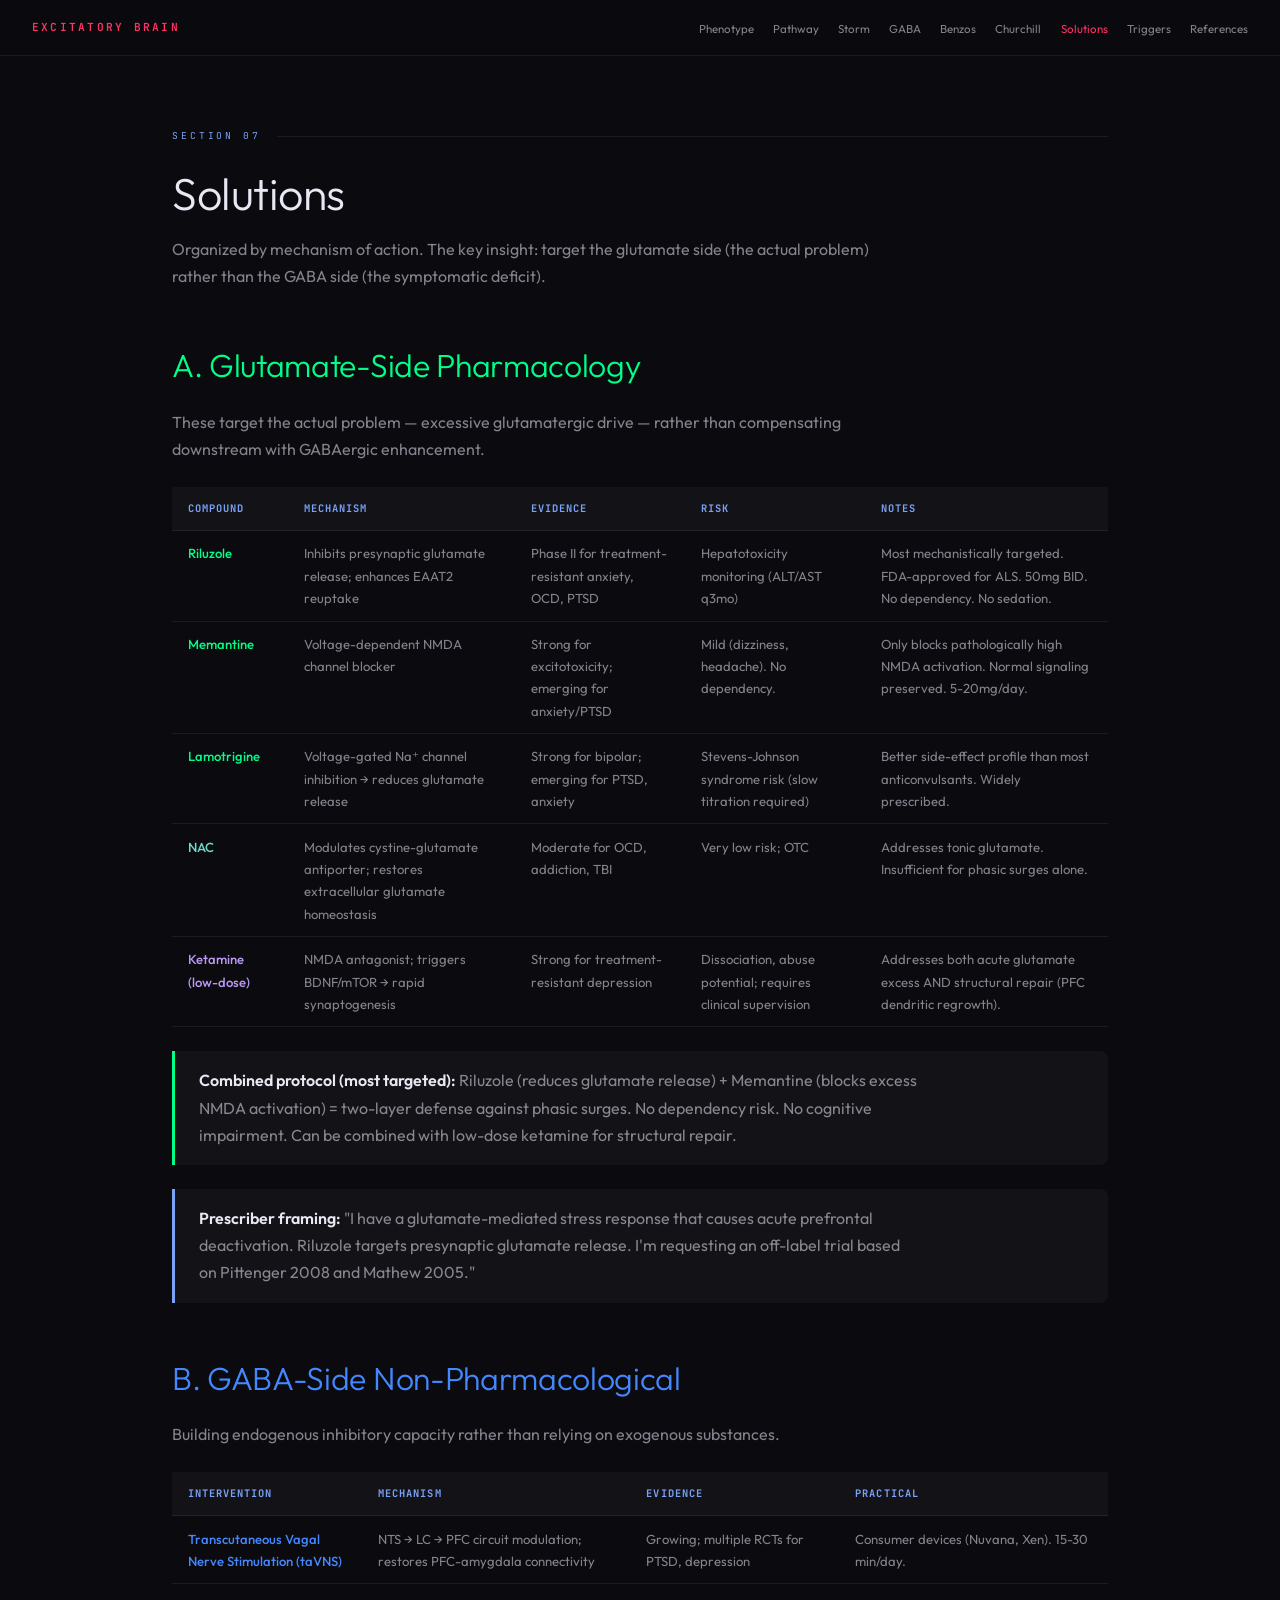
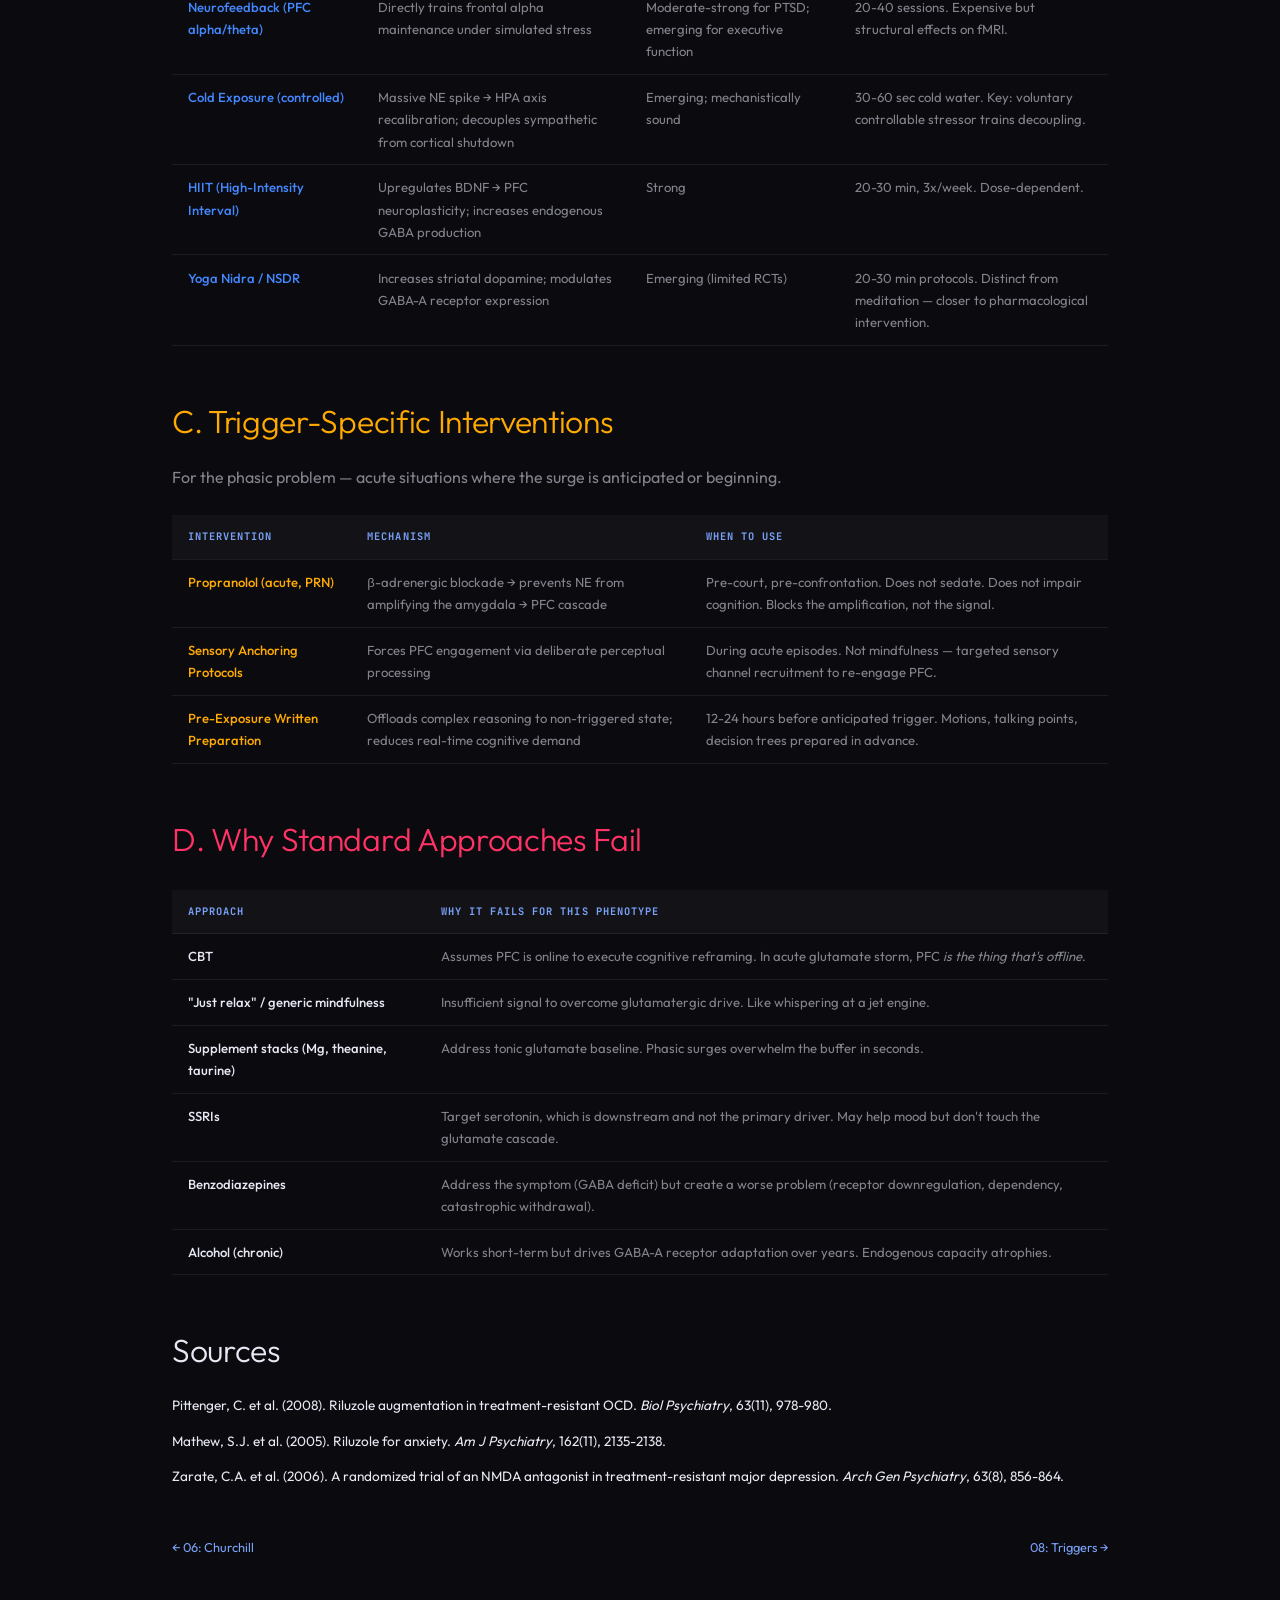
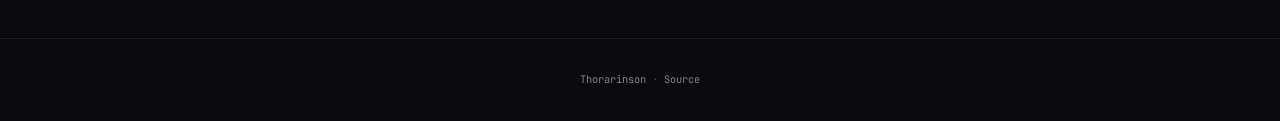
<file: docs/sections/07-solutions.html>
<!DOCTYPE html>
<html lang="en">
<head>
<meta charset="UTF-8">
<meta name="viewport" content="width=device-width, initial-scale=1.0">
<title>07 — Solutions</title>
<link rel="preconnect" href="https://fonts.googleapis.com">
<link href="https://fonts.googleapis.com/css2?family=Outfit:wght@200;300;400;500;600;700&family=JetBrains+Mono:wght@300;400;500;600&display=swap" rel="stylesheet">
<link rel="stylesheet" href="../css/main.css">
</head>
<body>

<nav class="nav">
  <a href="../index.html" class="nav-brand">Excitatory Brain</a>
  <ul class="nav-links">
    <li><a href="01-phenotype.html">Phenotype</a></li>
    <li><a href="02-pathway.html">Pathway</a></li>
    <li><a href="03-glutamate-storm.html">Storm</a></li>
    <li><a href="04-gaba-homeostasis.html">GABA</a></li>
    <li><a href="05-benzo-trap.html">Benzos</a></li>
    <li><a href="06-churchill.html">Churchill</a></li>
    <li><a href="07-solutions.html" class="active">Solutions</a></li>
    <li><a href="08-triggers.html">Triggers</a></li>
    <li><a href="09-references.html">References</a></li>
  </ul>
</nav>

<div class="container page-content">

  <div class="section-label">Section 07</div>
  <h1>Solutions</h1>
  <p style="max-width:720px; margin-top:1rem;">
    Organized by mechanism of action. The key insight: target the glutamate side (the actual problem) rather than the GABA side (the symptomatic deficit).
  </p>

  <!-- Section A -->
  <div class="content-section">
    <h2 style="color:var(--inhibitory);">A. Glutamate-Side Pharmacology</h2>
    <p>These target the actual problem — excessive glutamatergic drive — rather than compensating downstream with GABAergic enhancement.</p>
    <table class="data-table">
      <thead><tr><th>Compound</th><th>Mechanism</th><th>Evidence</th><th>Risk</th><th>Notes</th></tr></thead>
      <tbody>
        <tr>
          <td style="color:#00ff88">Riluzole</td>
          <td>Inhibits presynaptic glutamate release; enhances EAAT2 reuptake</td>
          <td>Phase II for treatment-resistant anxiety, OCD, PTSD</td>
          <td>Hepatotoxicity monitoring (ALT/AST q3mo)</td>
          <td>Most mechanistically targeted. FDA-approved for ALS. 50mg BID. No dependency. No sedation.</td>
        </tr>
        <tr>
          <td style="color:#00ff88">Memantine</td>
          <td>Voltage-dependent NMDA channel blocker</td>
          <td>Strong for excitotoxicity; emerging for anxiety/PTSD</td>
          <td>Mild (dizziness, headache). No dependency.</td>
          <td>Only blocks pathologically high NMDA activation. Normal signaling preserved. 5-20mg/day.</td>
        </tr>
        <tr>
          <td style="color:#00ff88">Lamotrigine</td>
          <td>Voltage-gated Na⁺ channel inhibition → reduces glutamate release</td>
          <td>Strong for bipolar; emerging for PTSD, anxiety</td>
          <td>Stevens-Johnson syndrome risk (slow titration required)</td>
          <td>Better side-effect profile than most anticonvulsants. Widely prescribed.</td>
        </tr>
        <tr>
          <td style="color:#73daca">NAC</td>
          <td>Modulates cystine-glutamate antiporter; restores extracellular glutamate homeostasis</td>
          <td>Moderate for OCD, addiction, TBI</td>
          <td>Very low risk; OTC</td>
          <td>Addresses tonic glutamate. Insufficient for phasic surges alone.</td>
        </tr>
        <tr>
          <td style="color:#bb9af7">Ketamine (low-dose)</td>
          <td>NMDA antagonist; triggers BDNF/mTOR → rapid synaptogenesis</td>
          <td>Strong for treatment-resistant depression</td>
          <td>Dissociation, abuse potential; requires clinical supervision</td>
          <td>Addresses both acute glutamate excess AND structural repair (PFC dendritic regrowth).</td>
        </tr>
      </tbody>
    </table>

    <div class="callout success" style="margin-top:1.5rem;">
      <p><strong>Combined protocol (most targeted):</strong> Riluzole (reduces glutamate release) + Memantine (blocks excess NMDA activation) = two-layer defense against phasic surges. No dependency risk. No cognitive impairment. Can be combined with low-dose ketamine for structural repair.</p>
    </div>

    <div class="callout" style="margin-top:1rem;">
      <p><strong>Prescriber framing:</strong> "I have a glutamate-mediated stress response that causes acute prefrontal deactivation. Riluzole targets presynaptic glutamate release. I'm requesting an off-label trial based on Pittenger 2008 and Mathew 2005."</p>
    </div>
  </div>

  <!-- Section B -->
  <div class="content-section">
    <h2 style="color:var(--modulatory);">B. GABA-Side Non-Pharmacological</h2>
    <p>Building endogenous inhibitory capacity rather than relying on exogenous substances.</p>
    <table class="data-table">
      <thead><tr><th>Intervention</th><th>Mechanism</th><th>Evidence</th><th>Practical</th></tr></thead>
      <tbody>
        <tr>
          <td style="color:#4488ff">Transcutaneous Vagal Nerve Stimulation (taVNS)</td>
          <td>NTS → LC → PFC circuit modulation; restores PFC-amygdala connectivity</td>
          <td>Growing; multiple RCTs for PTSD, depression</td>
          <td>Consumer devices (Nuvana, Xen). 15-30 min/day.</td>
        </tr>
        <tr>
          <td style="color:#4488ff">Neurofeedback (PFC alpha/theta)</td>
          <td>Directly trains frontal alpha maintenance under simulated stress</td>
          <td>Moderate-strong for PTSD; emerging for executive function</td>
          <td>20-40 sessions. Expensive but structural effects on fMRI.</td>
        </tr>
        <tr>
          <td style="color:#4488ff">Cold Exposure (controlled)</td>
          <td>Massive NE spike → HPA axis recalibration; decouples sympathetic from cortical shutdown</td>
          <td>Emerging; mechanistically sound</td>
          <td>30-60 sec cold water. Key: voluntary controllable stressor trains decoupling.</td>
        </tr>
        <tr>
          <td style="color:#4488ff">HIIT (High-Intensity Interval)</td>
          <td>Upregulates BDNF → PFC neuroplasticity; increases endogenous GABA production</td>
          <td>Strong</td>
          <td>20-30 min, 3x/week. Dose-dependent.</td>
        </tr>
        <tr>
          <td style="color:#4488ff">Yoga Nidra / NSDR</td>
          <td>Increases striatal dopamine; modulates GABA-A receptor expression</td>
          <td>Emerging (limited RCTs)</td>
          <td>20-30 min protocols. Distinct from meditation — closer to pharmacological intervention.</td>
        </tr>
      </tbody>
    </table>
  </div>

  <!-- Section C -->
  <div class="content-section">
    <h2 style="color:var(--stress);">C. Trigger-Specific Interventions</h2>
    <p>For the phasic problem — acute situations where the surge is anticipated or beginning.</p>
    <table class="data-table">
      <thead><tr><th>Intervention</th><th>Mechanism</th><th>When to Use</th></tr></thead>
      <tbody>
        <tr>
          <td style="color:#ffaa00">Propranolol (acute, PRN)</td>
          <td>β-adrenergic blockade → prevents NE from amplifying the amygdala → PFC cascade</td>
          <td>Pre-court, pre-confrontation. Does not sedate. Does not impair cognition. Blocks the amplification, not the signal.</td>
        </tr>
        <tr>
          <td style="color:#ffaa00">Sensory Anchoring Protocols</td>
          <td>Forces PFC engagement via deliberate perceptual processing</td>
          <td>During acute episodes. Not mindfulness — targeted sensory channel recruitment to re-engage PFC.</td>
        </tr>
        <tr>
          <td style="color:#ffaa00">Pre-Exposure Written Preparation</td>
          <td>Offloads complex reasoning to non-triggered state; reduces real-time cognitive demand</td>
          <td>12-24 hours before anticipated trigger. Motions, talking points, decision trees prepared in advance.</td>
        </tr>
      </tbody>
    </table>
  </div>

  <!-- Section D -->
  <div class="content-section">
    <h2 style="color:var(--excitatory);">D. Why Standard Approaches Fail</h2>
    <table class="data-table">
      <thead><tr><th>Approach</th><th>Why It Fails for This Phenotype</th></tr></thead>
      <tbody>
        <tr><td>CBT</td><td>Assumes PFC is online to execute cognitive reframing. In acute glutamate storm, PFC <em>is the thing that's offline</em>.</td></tr>
        <tr><td>"Just relax" / generic mindfulness</td><td>Insufficient signal to overcome glutamatergic drive. Like whispering at a jet engine.</td></tr>
        <tr><td>Supplement stacks (Mg, theanine, taurine)</td><td>Address tonic glutamate baseline. Phasic surges overwhelm the buffer in seconds.</td></tr>
        <tr><td>SSRIs</td><td>Target serotonin, which is downstream and not the primary driver. May help mood but don't touch the glutamate cascade.</td></tr>
        <tr><td>Benzodiazepines</td><td>Address the symptom (GABA deficit) but create a worse problem (receptor downregulation, dependency, catastrophic withdrawal).</td></tr>
        <tr><td>Alcohol (chronic)</td><td>Works short-term but drives GABA-A receptor adaptation over years. Endogenous capacity atrophies.</td></tr>
      </tbody>
    </table>
  </div>

  <div class="content-section">
    <h2>Sources</h2>
    <ul style="list-style:none; font-size:0.85rem;">
      <li style="margin-bottom:0.8rem;">Pittenger, C. et al. (2008). Riluzole augmentation in treatment-resistant OCD. <em>Biol Psychiatry</em>, 63(11), 978-980.</li>
      <li style="margin-bottom:0.8rem;">Mathew, S.J. et al. (2005). Riluzole for anxiety. <em>Am J Psychiatry</em>, 162(11), 2135-2138.</li>
      <li style="margin-bottom:0.8rem;">Zarate, C.A. et al. (2006). A randomized trial of an NMDA antagonist in treatment-resistant major depression. <em>Arch Gen Psychiatry</em>, 63(8), 856-864.</li>
    </ul>
  </div>

  <div style="margin-top:3rem; display:flex; justify-content:space-between; font-size:0.8rem;">
    <a href="06-churchill.html">&larr; 06: Churchill</a>
    <a href="08-triggers.html">08: Triggers &rarr;</a>
  </div>

</div>

<footer>
  <a href="https://jthorvaldur.github.io">Thorarinson</a> &middot; <a href="https://github.com/jthorvaldur/gaba_glutamate">Source</a>
</footer>

</body>
</html>
</file>
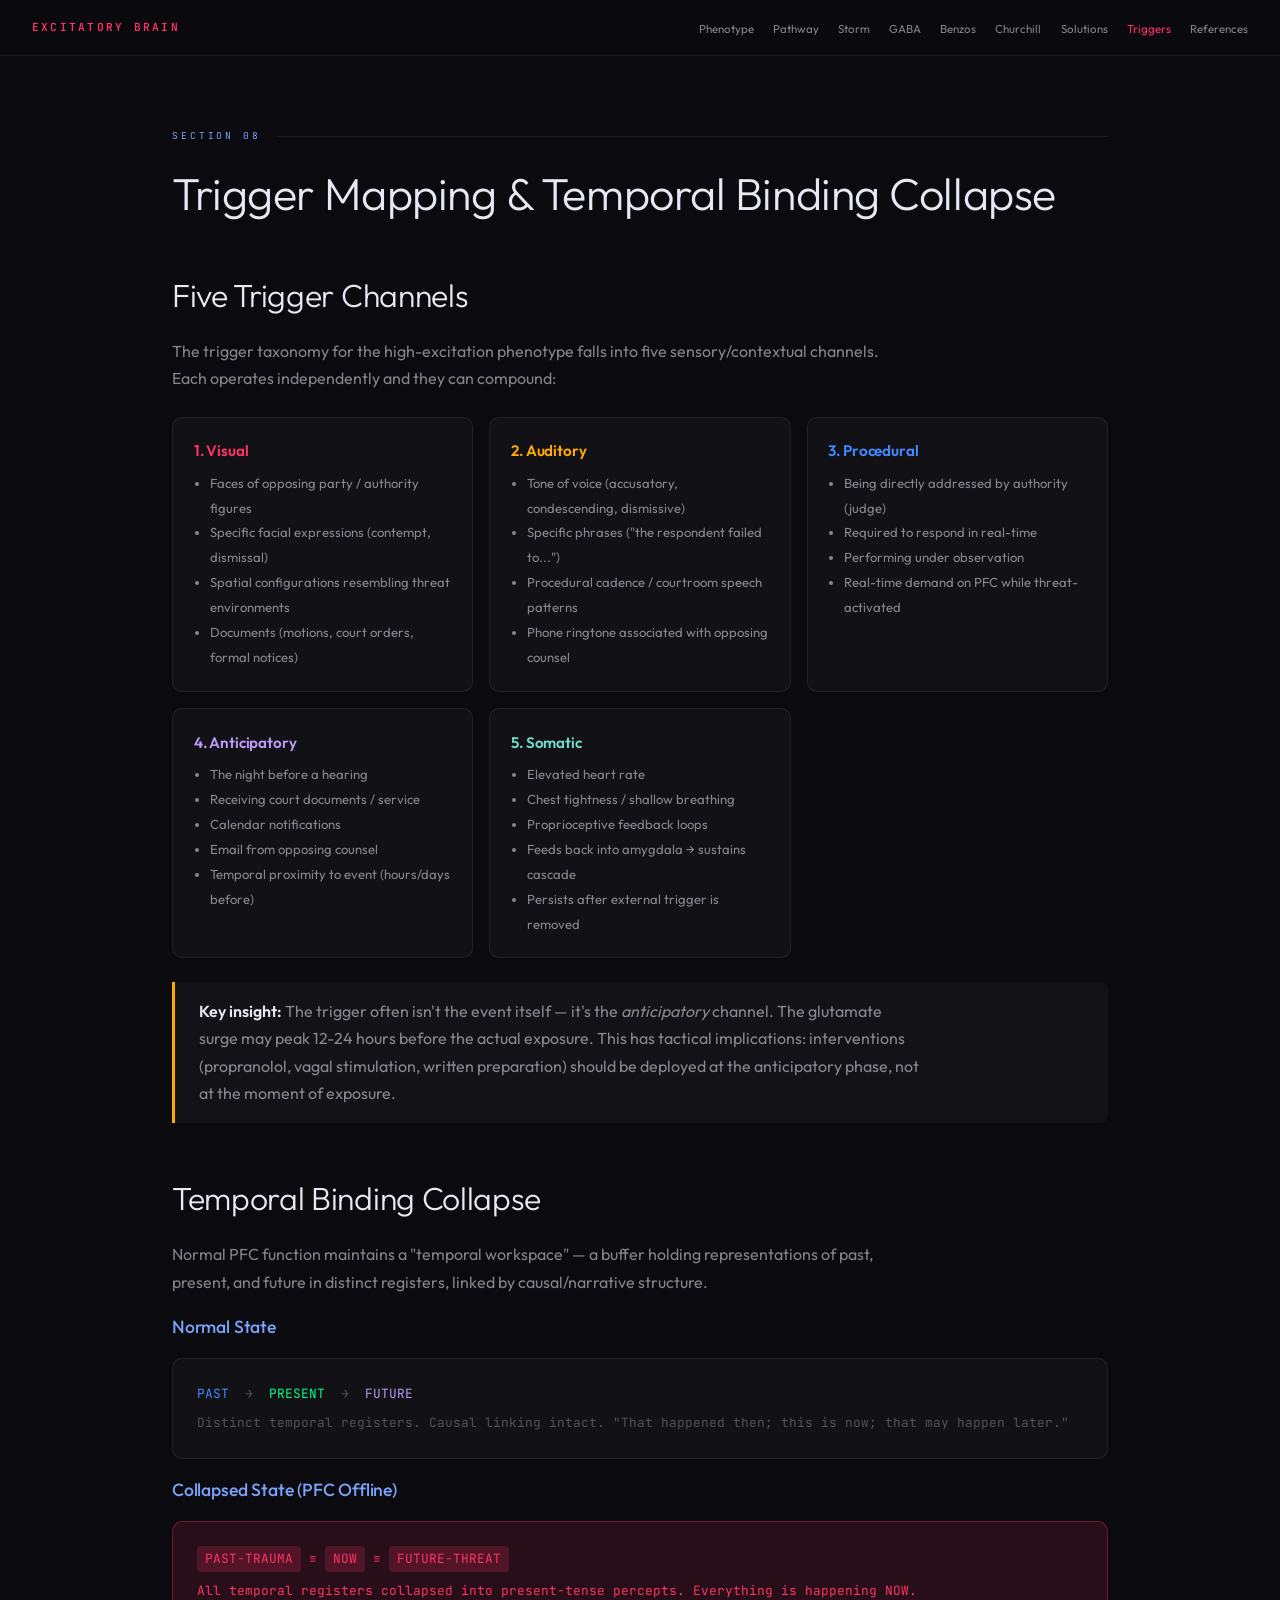
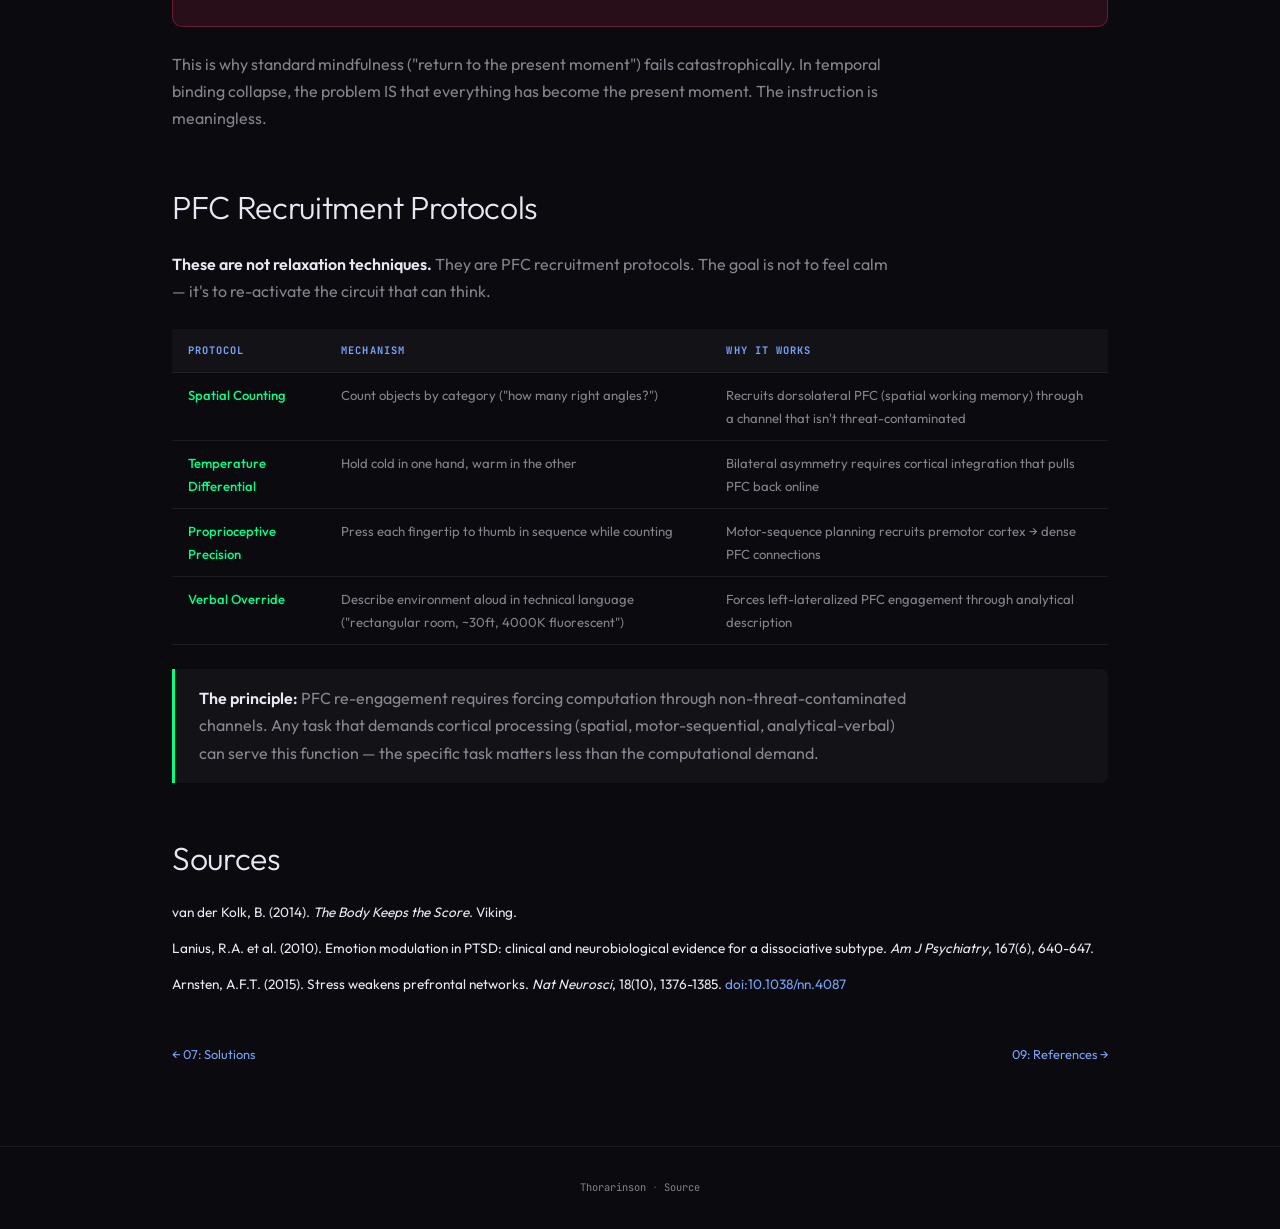
<file: docs/sections/08-triggers.html>
<!DOCTYPE html>
<html lang="en">
<head>
<meta charset="UTF-8">
<meta name="viewport" content="width=device-width, initial-scale=1.0">
<title>08 — Trigger Mapping & Temporal Binding Collapse</title>
<link rel="preconnect" href="https://fonts.googleapis.com">
<link href="https://fonts.googleapis.com/css2?family=Outfit:wght@200;300;400;500;600;700&family=JetBrains+Mono:wght@300;400;500;600&display=swap" rel="stylesheet">
<link rel="stylesheet" href="../css/main.css">
</head>
<body>

<nav class="nav">
  <a href="../index.html" class="nav-brand">Excitatory Brain</a>
  <ul class="nav-links">
    <li><a href="01-phenotype.html">Phenotype</a></li>
    <li><a href="02-pathway.html">Pathway</a></li>
    <li><a href="03-glutamate-storm.html">Storm</a></li>
    <li><a href="04-gaba-homeostasis.html">GABA</a></li>
    <li><a href="05-benzo-trap.html">Benzos</a></li>
    <li><a href="06-churchill.html">Churchill</a></li>
    <li><a href="07-solutions.html">Solutions</a></li>
    <li><a href="08-triggers.html" class="active">Triggers</a></li>
    <li><a href="09-references.html">References</a></li>
  </ul>
</nav>

<div class="container page-content">

  <div class="section-label">Section 08</div>
  <h1>Trigger Mapping &amp; Temporal Binding Collapse</h1>

  <div class="content-section">
    <h2>Five Trigger Channels</h2>
    <p>The trigger taxonomy for the high-excitation phenotype falls into five sensory/contextual channels. Each operates independently and they can compound:</p>

    <div style="display:grid; grid-template-columns:repeat(auto-fit, minmax(280px, 1fr)); gap:1rem; margin:1.5rem 0;">

      <div style="background:var(--surface); border:1px solid var(--border); border-radius:10px; padding:1.3rem;">
        <h4 style="color:var(--excitatory);">1. Visual</h4>
        <ul style="color:var(--text2); font-size:0.82rem; padding-left:1rem; line-height:1.9;">
          <li>Faces of opposing party / authority figures</li>
          <li>Specific facial expressions (contempt, dismissal)</li>
          <li>Spatial configurations resembling threat environments</li>
          <li>Documents (motions, court orders, formal notices)</li>
        </ul>
      </div>

      <div style="background:var(--surface); border:1px solid var(--border); border-radius:10px; padding:1.3rem;">
        <h4 style="color:var(--stress);">2. Auditory</h4>
        <ul style="color:var(--text2); font-size:0.82rem; padding-left:1rem; line-height:1.9;">
          <li>Tone of voice (accusatory, condescending, dismissive)</li>
          <li>Specific phrases ("the respondent failed to...")</li>
          <li>Procedural cadence / courtroom speech patterns</li>
          <li>Phone ringtone associated with opposing counsel</li>
        </ul>
      </div>

      <div style="background:var(--surface); border:1px solid var(--border); border-radius:10px; padding:1.3rem;">
        <h4 style="color:var(--modulatory);">3. Procedural</h4>
        <ul style="color:var(--text2); font-size:0.82rem; padding-left:1rem; line-height:1.9;">
          <li>Being directly addressed by authority (judge)</li>
          <li>Required to respond in real-time</li>
          <li>Performing under observation</li>
          <li>Real-time demand on PFC while threat-activated</li>
        </ul>
      </div>

      <div style="background:var(--surface); border:1px solid var(--border); border-radius:10px; padding:1.3rem;">
        <h4 style="color:var(--accent2);">4. Anticipatory</h4>
        <ul style="color:var(--text2); font-size:0.82rem; padding-left:1rem; line-height:1.9;">
          <li>The night before a hearing</li>
          <li>Receiving court documents / service</li>
          <li>Calendar notifications</li>
          <li>Email from opposing counsel</li>
          <li>Temporal proximity to event (hours/days before)</li>
        </ul>
      </div>

      <div style="background:var(--surface); border:1px solid var(--border); border-radius:10px; padding:1.3rem;">
        <h4 style="color:var(--therapeutic);">5. Somatic</h4>
        <ul style="color:var(--text2); font-size:0.82rem; padding-left:1rem; line-height:1.9;">
          <li>Elevated heart rate</li>
          <li>Chest tightness / shallow breathing</li>
          <li>Proprioceptive feedback loops</li>
          <li>Feeds back into amygdala → sustains cascade</li>
          <li>Persists after external trigger is removed</li>
        </ul>
      </div>

    </div>

    <div class="callout warning">
      <p><strong>Key insight:</strong> The trigger often isn't the event itself — it's the <em>anticipatory</em> channel. The glutamate surge may peak 12-24 hours before the actual exposure. This has tactical implications: interventions (propranolol, vagal stimulation, written preparation) should be deployed at the anticipatory phase, not at the moment of exposure.</p>
    </div>
  </div>

  <div class="content-section">
    <h2>Temporal Binding Collapse</h2>
    <p>Normal PFC function maintains a "temporal workspace" — a buffer holding representations of past, present, and future in distinct registers, linked by causal/narrative structure.</p>

    <h3>Normal State</h3>
    <div style="background:var(--surface); border:1px solid var(--border); border-radius:10px; padding:1.5rem; margin:1rem 0; font-family:'JetBrains Mono',monospace; font-size:0.8rem; color:var(--text2);">
      <div style="display:flex; align-items:center; gap:1rem;">
        <span style="color:var(--modulatory);">PAST</span>
        <span style="color:var(--dim);">→</span>
        <span style="color:var(--inhibitory);">PRESENT</span>
        <span style="color:var(--dim);">→</span>
        <span style="color:var(--accent2);">FUTURE</span>
      </div>
      <div style="margin-top:0.5rem; color:var(--dim);">Distinct temporal registers. Causal linking intact. "That happened then; this is now; that may happen later."</div>
    </div>

    <h3>Collapsed State (PFC Offline)</h3>
    <div style="background:var(--glow-excitatory); border:1px solid rgba(255,51,102,0.3); border-radius:10px; padding:1.5rem; margin:1rem 0; font-family:'JetBrains Mono',monospace; font-size:0.8rem; color:var(--text2);">
      <div style="display:flex; align-items:center; gap:0.5rem; flex-wrap:wrap;">
        <span style="color:var(--excitatory); background:rgba(255,51,102,0.2); padding:2px 8px; border-radius:4px;">PAST-TRAUMA</span>
        <span style="color:var(--excitatory);">≡</span>
        <span style="color:var(--excitatory); background:rgba(255,51,102,0.2); padding:2px 8px; border-radius:4px;">NOW</span>
        <span style="color:var(--excitatory);">≡</span>
        <span style="color:var(--excitatory); background:rgba(255,51,102,0.2); padding:2px 8px; border-radius:4px;">FUTURE-THREAT</span>
      </div>
      <div style="margin-top:0.5rem; color:var(--excitatory);">All temporal registers collapsed into present-tense percepts. Everything is happening NOW.</div>
    </div>

    <p style="margin-top:1.5rem;">This is why standard mindfulness ("return to the present moment") fails catastrophically. In temporal binding collapse, the problem IS that everything has become the present moment. The instruction is meaningless.</p>
  </div>

  <div class="content-section">
    <h2>PFC Recruitment Protocols</h2>
    <p><strong>These are not relaxation techniques.</strong> They are PFC recruitment protocols. The goal is not to feel calm — it's to re-activate the circuit that can think.</p>

    <table class="data-table">
      <thead><tr><th>Protocol</th><th>Mechanism</th><th>Why It Works</th></tr></thead>
      <tbody>
        <tr>
          <td style="color:var(--inhibitory)">Spatial Counting</td>
          <td>Count objects by category ("how many right angles?")</td>
          <td>Recruits dorsolateral PFC (spatial working memory) through a channel that isn't threat-contaminated</td>
        </tr>
        <tr>
          <td style="color:var(--inhibitory)">Temperature Differential</td>
          <td>Hold cold in one hand, warm in the other</td>
          <td>Bilateral asymmetry requires cortical integration that pulls PFC back online</td>
        </tr>
        <tr>
          <td style="color:var(--inhibitory)">Proprioceptive Precision</td>
          <td>Press each fingertip to thumb in sequence while counting</td>
          <td>Motor-sequence planning recruits premotor cortex → dense PFC connections</td>
        </tr>
        <tr>
          <td style="color:var(--inhibitory)">Verbal Override</td>
          <td>Describe environment aloud in technical language ("rectangular room, ~30ft, 4000K fluorescent")</td>
          <td>Forces left-lateralized PFC engagement through analytical description</td>
        </tr>
      </tbody>
    </table>

    <div class="callout success">
      <p><strong>The principle:</strong> PFC re-engagement requires forcing computation through non-threat-contaminated channels. Any task that demands cortical processing (spatial, motor-sequential, analytical-verbal) can serve this function — the specific task matters less than the computational demand.</p>
    </div>
  </div>

  <div class="content-section">
    <h2>Sources</h2>
    <ul style="list-style:none; font-size:0.85rem;">
      <li style="margin-bottom:0.8rem;">van der Kolk, B. (2014). <em>The Body Keeps the Score</em>. Viking.</li>
      <li style="margin-bottom:0.8rem;">Lanius, R.A. et al. (2010). Emotion modulation in PTSD: clinical and neurobiological evidence for a dissociative subtype. <em>Am J Psychiatry</em>, 167(6), 640-647.</li>
      <li style="margin-bottom:0.8rem;">Arnsten, A.F.T. (2015). Stress weakens prefrontal networks. <em>Nat Neurosci</em>, 18(10), 1376-1385. <a href="https://doi.org/10.1038/nn.4087" target="_blank">doi:10.1038/nn.4087</a></li>
    </ul>
  </div>

  <div style="margin-top:3rem; display:flex; justify-content:space-between; font-size:0.8rem;">
    <a href="07-solutions.html">&larr; 07: Solutions</a>
    <a href="09-references.html">09: References &rarr;</a>
  </div>

</div>

<footer>
  <a href="https://jthorvaldur.github.io">Thorarinson</a> &middot; <a href="https://github.com/jthorvaldur/gaba_glutamate">Source</a>
</footer>

</body>
</html>
</file>
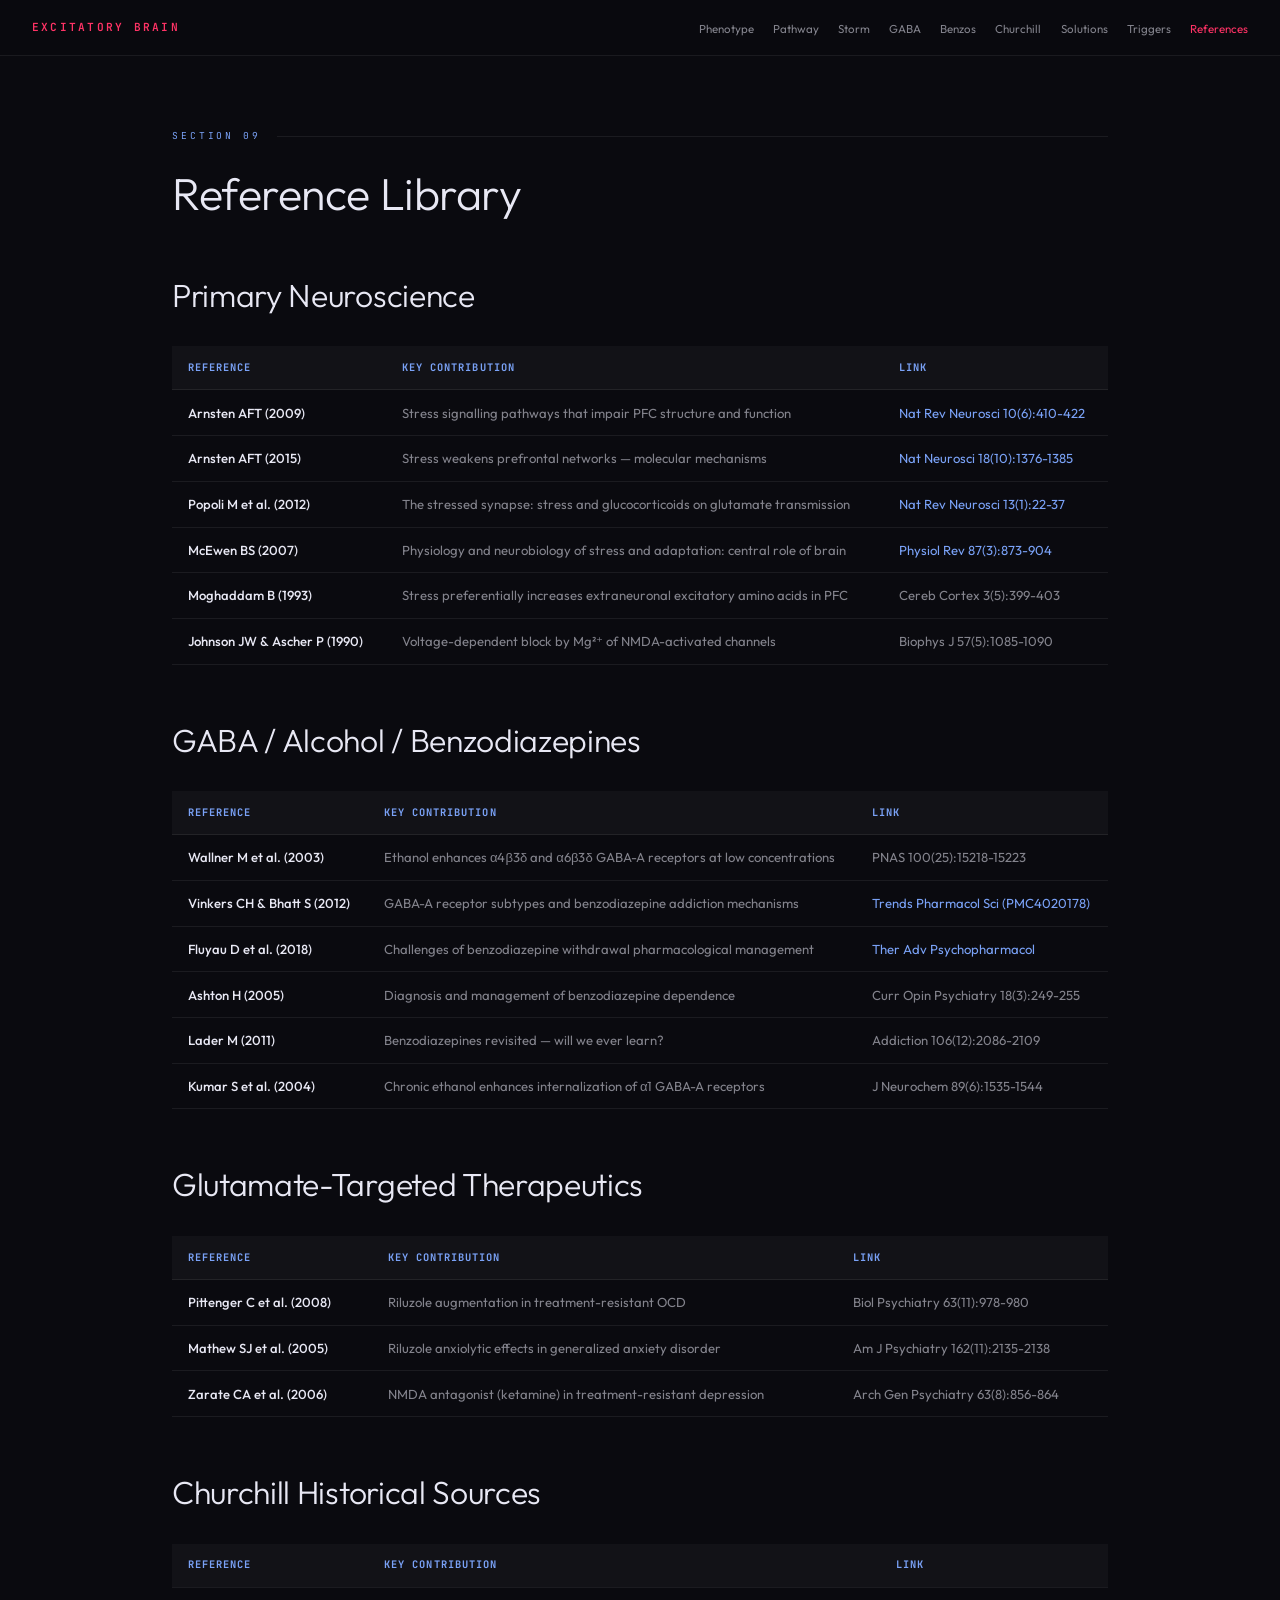
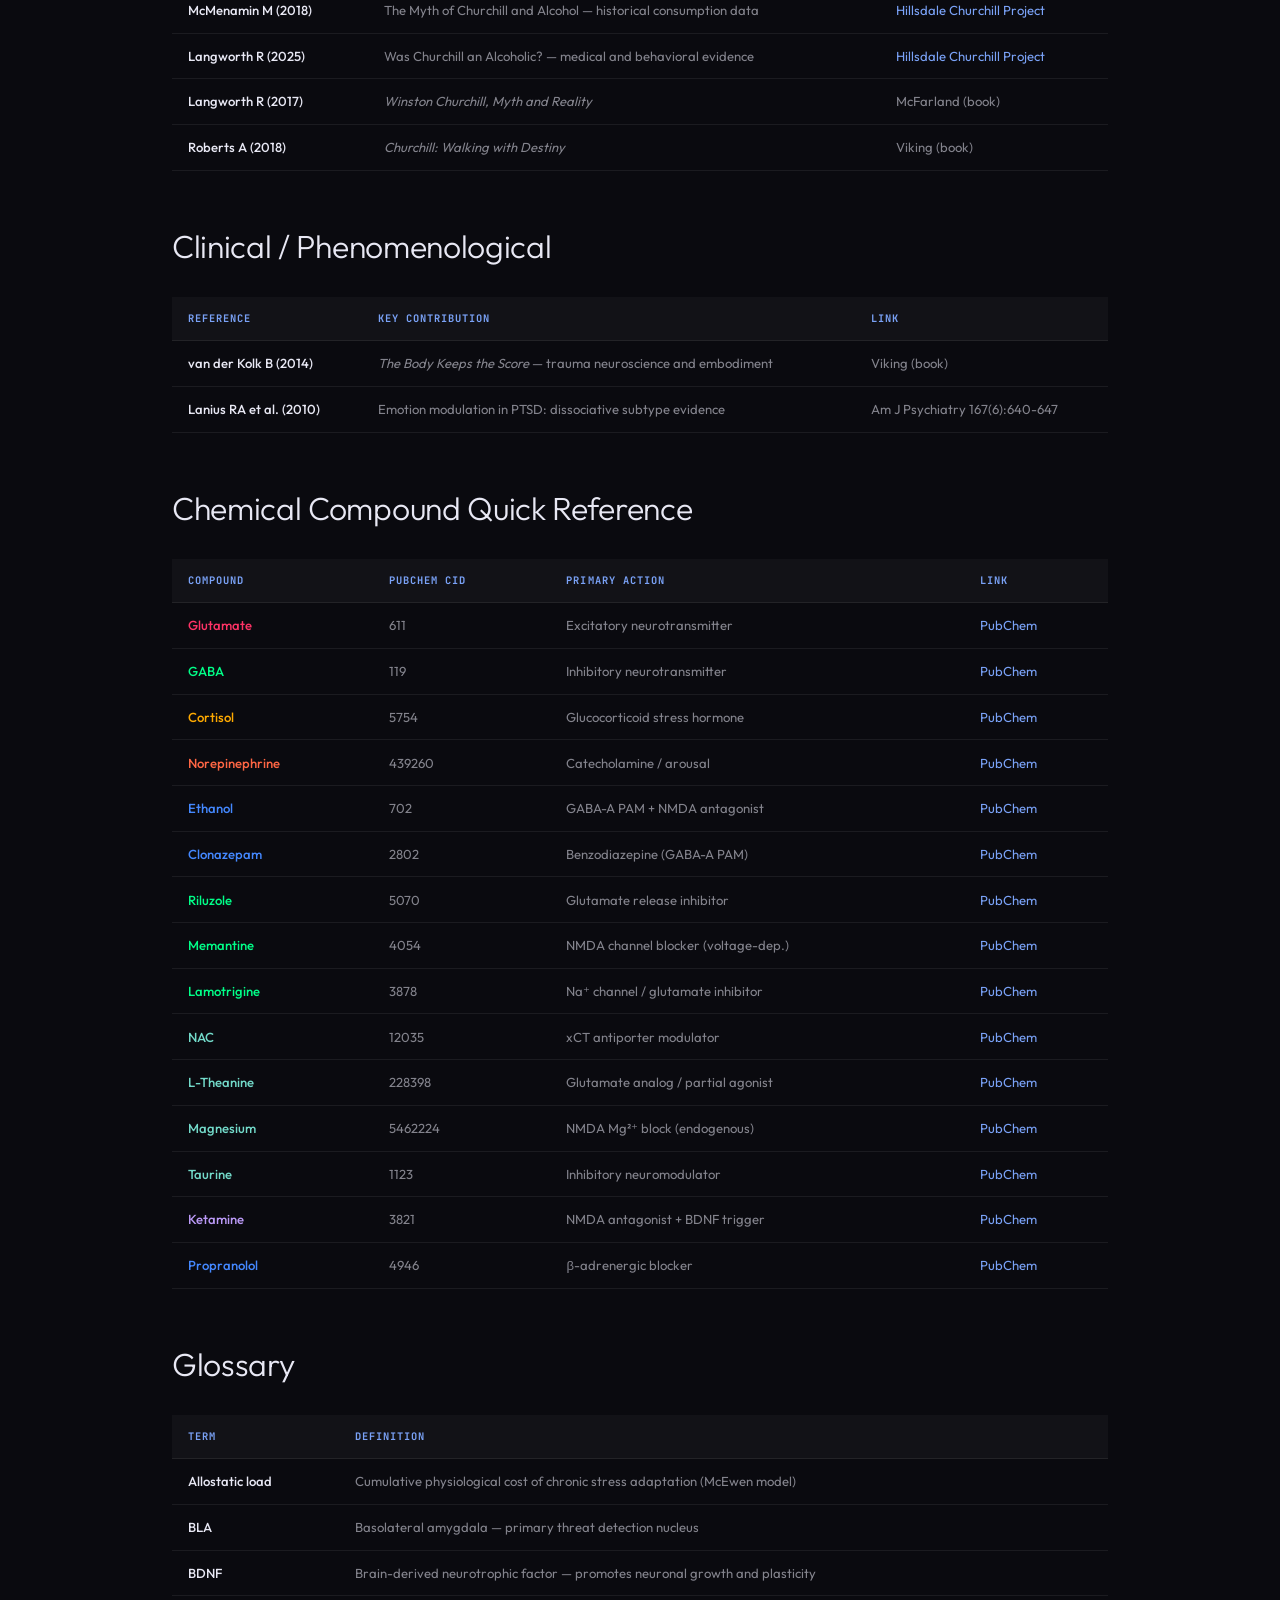
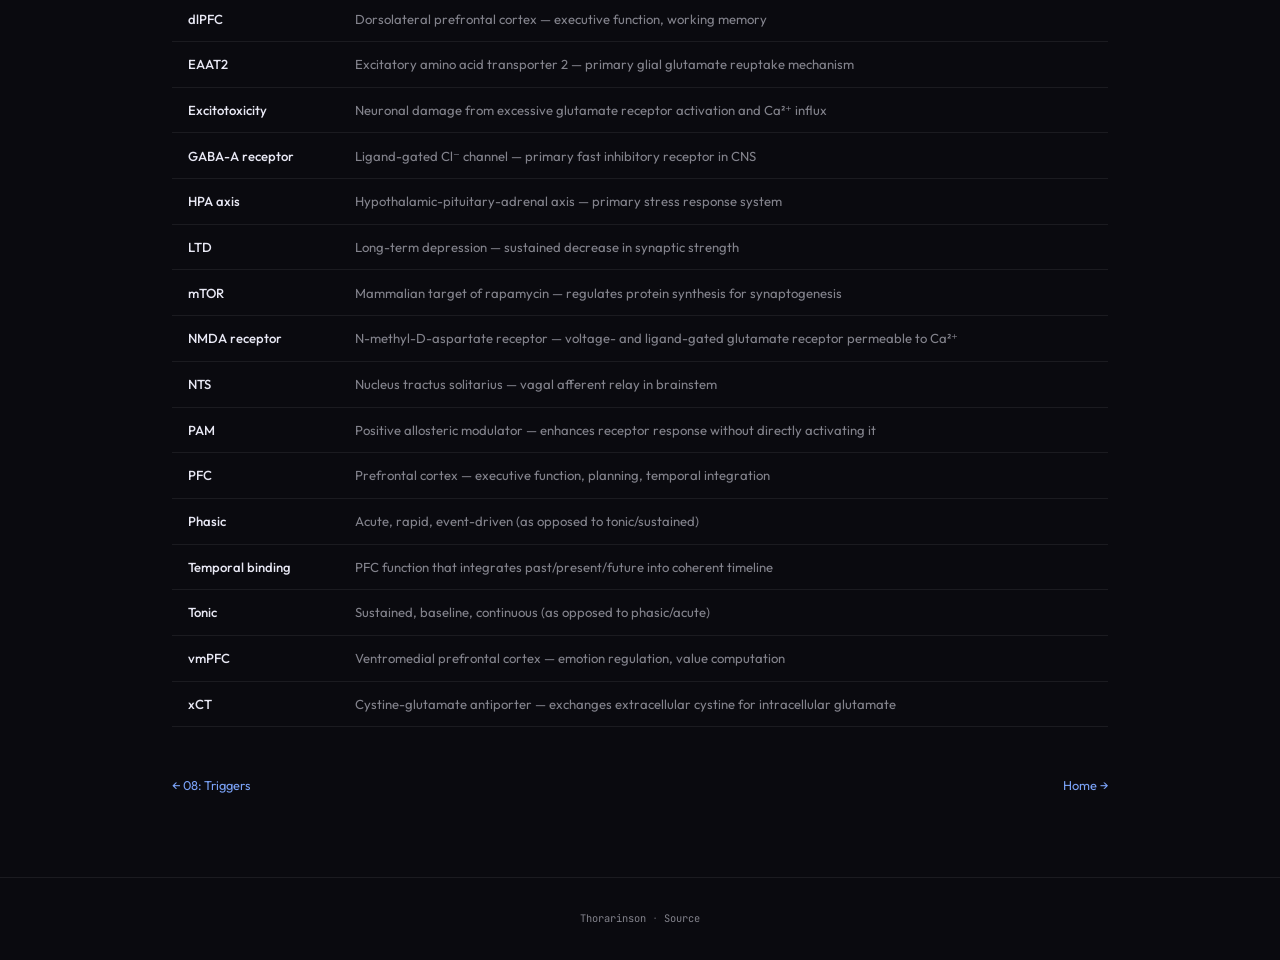
<file: docs/sections/09-references.html>
<!DOCTYPE html>
<html lang="en">
<head>
<meta charset="UTF-8">
<meta name="viewport" content="width=device-width, initial-scale=1.0">
<title>09 — Reference Library</title>
<link rel="preconnect" href="https://fonts.googleapis.com">
<link href="https://fonts.googleapis.com/css2?family=Outfit:wght@200;300;400;500;600;700&family=JetBrains+Mono:wght@300;400;500;600&display=swap" rel="stylesheet">
<link rel="stylesheet" href="../css/main.css">
</head>
<body>

<nav class="nav">
  <a href="../index.html" class="nav-brand">Excitatory Brain</a>
  <ul class="nav-links">
    <li><a href="01-phenotype.html">Phenotype</a></li>
    <li><a href="02-pathway.html">Pathway</a></li>
    <li><a href="03-glutamate-storm.html">Storm</a></li>
    <li><a href="04-gaba-homeostasis.html">GABA</a></li>
    <li><a href="05-benzo-trap.html">Benzos</a></li>
    <li><a href="06-churchill.html">Churchill</a></li>
    <li><a href="07-solutions.html">Solutions</a></li>
    <li><a href="08-triggers.html">Triggers</a></li>
    <li><a href="09-references.html" class="active">References</a></li>
  </ul>
</nav>

<div class="container page-content">

  <div class="section-label">Section 09</div>
  <h1>Reference Library</h1>

  <!-- Primary Neuroscience -->
  <div class="content-section">
    <h2>Primary Neuroscience</h2>
    <table class="data-table">
      <thead><tr><th>Reference</th><th>Key Contribution</th><th>Link</th></tr></thead>
      <tbody>
        <tr><td>Arnsten AFT (2009)</td><td>Stress signalling pathways that impair PFC structure and function</td><td><a href="https://doi.org/10.1038/nrn2648" target="_blank">Nat Rev Neurosci 10(6):410-422</a></td></tr>
        <tr><td>Arnsten AFT (2015)</td><td>Stress weakens prefrontal networks — molecular mechanisms</td><td><a href="https://doi.org/10.1038/nn.4087" target="_blank">Nat Neurosci 18(10):1376-1385</a></td></tr>
        <tr><td>Popoli M et al. (2012)</td><td>The stressed synapse: stress and glucocorticoids on glutamate transmission</td><td><a href="https://doi.org/10.1038/nrn3138" target="_blank">Nat Rev Neurosci 13(1):22-37</a></td></tr>
        <tr><td>McEwen BS (2007)</td><td>Physiology and neurobiology of stress and adaptation: central role of brain</td><td><a href="https://doi.org/10.1152/physrev.00041.2006" target="_blank">Physiol Rev 87(3):873-904</a></td></tr>
        <tr><td>Moghaddam B (1993)</td><td>Stress preferentially increases extraneuronal excitatory amino acids in PFC</td><td>Cereb Cortex 3(5):399-403</td></tr>
        <tr><td>Johnson JW & Ascher P (1990)</td><td>Voltage-dependent block by Mg²⁺ of NMDA-activated channels</td><td>Biophys J 57(5):1085-1090</td></tr>
      </tbody>
    </table>
  </div>

  <!-- GABA / Alcohol / Benzodiazepines -->
  <div class="content-section">
    <h2>GABA / Alcohol / Benzodiazepines</h2>
    <table class="data-table">
      <thead><tr><th>Reference</th><th>Key Contribution</th><th>Link</th></tr></thead>
      <tbody>
        <tr><td>Wallner M et al. (2003)</td><td>Ethanol enhances α4β3δ and α6β3δ GABA-A receptors at low concentrations</td><td>PNAS 100(25):15218-15223</td></tr>
        <tr><td>Vinkers CH & Bhatt S (2012)</td><td>GABA-A receptor subtypes and benzodiazepine addiction mechanisms</td><td><a href="https://pmc.ncbi.nlm.nih.gov/articles/PMC4020178/" target="_blank">Trends Pharmacol Sci (PMC4020178)</a></td></tr>
        <tr><td>Fluyau D et al. (2018)</td><td>Challenges of benzodiazepine withdrawal pharmacological management</td><td><a href="https://doi.org/10.1177/2045125317753340" target="_blank">Ther Adv Psychopharmacol</a></td></tr>
        <tr><td>Ashton H (2005)</td><td>Diagnosis and management of benzodiazepine dependence</td><td>Curr Opin Psychiatry 18(3):249-255</td></tr>
        <tr><td>Lader M (2011)</td><td>Benzodiazepines revisited — will we ever learn?</td><td>Addiction 106(12):2086-2109</td></tr>
        <tr><td>Kumar S et al. (2004)</td><td>Chronic ethanol enhances internalization of α1 GABA-A receptors</td><td>J Neurochem 89(6):1535-1544</td></tr>
      </tbody>
    </table>
  </div>

  <!-- Glutamate-Targeted Therapeutics -->
  <div class="content-section">
    <h2>Glutamate-Targeted Therapeutics</h2>
    <table class="data-table">
      <thead><tr><th>Reference</th><th>Key Contribution</th><th>Link</th></tr></thead>
      <tbody>
        <tr><td>Pittenger C et al. (2008)</td><td>Riluzole augmentation in treatment-resistant OCD</td><td>Biol Psychiatry 63(11):978-980</td></tr>
        <tr><td>Mathew SJ et al. (2005)</td><td>Riluzole anxiolytic effects in generalized anxiety disorder</td><td>Am J Psychiatry 162(11):2135-2138</td></tr>
        <tr><td>Zarate CA et al. (2006)</td><td>NMDA antagonist (ketamine) in treatment-resistant depression</td><td>Arch Gen Psychiatry 63(8):856-864</td></tr>
      </tbody>
    </table>
  </div>

  <!-- Churchill Sources -->
  <div class="content-section">
    <h2>Churchill Historical Sources</h2>
    <table class="data-table">
      <thead><tr><th>Reference</th><th>Key Contribution</th><th>Link</th></tr></thead>
      <tbody>
        <tr><td>McMenamin M (2018)</td><td>The Myth of Churchill and Alcohol — historical consumption data</td><td><a href="https://winstonchurchill.hillsdale.edu/myth-churchill-alcohol/" target="_blank">Hillsdale Churchill Project</a></td></tr>
        <tr><td>Langworth R (2025)</td><td>Was Churchill an Alcoholic? — medical and behavioral evidence</td><td><a href="https://winstonchurchill.hillsdale.edu/was-churchill-an-alcoholic/" target="_blank">Hillsdale Churchill Project</a></td></tr>
        <tr><td>Langworth R (2017)</td><td><em>Winston Churchill, Myth and Reality</em></td><td>McFarland (book)</td></tr>
        <tr><td>Roberts A (2018)</td><td><em>Churchill: Walking with Destiny</em></td><td>Viking (book)</td></tr>
      </tbody>
    </table>
  </div>

  <!-- Clinical / Phenomenological -->
  <div class="content-section">
    <h2>Clinical / Phenomenological</h2>
    <table class="data-table">
      <thead><tr><th>Reference</th><th>Key Contribution</th><th>Link</th></tr></thead>
      <tbody>
        <tr><td>van der Kolk B (2014)</td><td><em>The Body Keeps the Score</em> — trauma neuroscience and embodiment</td><td>Viking (book)</td></tr>
        <tr><td>Lanius RA et al. (2010)</td><td>Emotion modulation in PTSD: dissociative subtype evidence</td><td>Am J Psychiatry 167(6):640-647</td></tr>
      </tbody>
    </table>
  </div>

  <!-- Chemical Compound Quick Reference -->
  <div class="content-section">
    <h2>Chemical Compound Quick Reference</h2>
    <table class="data-table">
      <thead><tr><th>Compound</th><th>PubChem CID</th><th>Primary Action</th><th>Link</th></tr></thead>
      <tbody>
        <tr><td style="color:#ff3366">Glutamate</td><td>611</td><td>Excitatory neurotransmitter</td><td><a href="https://pubchem.ncbi.nlm.nih.gov/compound/611" target="_blank">PubChem</a></td></tr>
        <tr><td style="color:#00ff88">GABA</td><td>119</td><td>Inhibitory neurotransmitter</td><td><a href="https://pubchem.ncbi.nlm.nih.gov/compound/119" target="_blank">PubChem</a></td></tr>
        <tr><td style="color:#ffaa00">Cortisol</td><td>5754</td><td>Glucocorticoid stress hormone</td><td><a href="https://pubchem.ncbi.nlm.nih.gov/compound/5754" target="_blank">PubChem</a></td></tr>
        <tr><td style="color:#ff6644">Norepinephrine</td><td>439260</td><td>Catecholamine / arousal</td><td><a href="https://pubchem.ncbi.nlm.nih.gov/compound/439260" target="_blank">PubChem</a></td></tr>
        <tr><td style="color:#4488ff">Ethanol</td><td>702</td><td>GABA-A PAM + NMDA antagonist</td><td><a href="https://pubchem.ncbi.nlm.nih.gov/compound/702" target="_blank">PubChem</a></td></tr>
        <tr><td style="color:#4488ff">Clonazepam</td><td>2802</td><td>Benzodiazepine (GABA-A PAM)</td><td><a href="https://pubchem.ncbi.nlm.nih.gov/compound/2802" target="_blank">PubChem</a></td></tr>
        <tr><td style="color:#00ff88">Riluzole</td><td>5070</td><td>Glutamate release inhibitor</td><td><a href="https://pubchem.ncbi.nlm.nih.gov/compound/5070" target="_blank">PubChem</a></td></tr>
        <tr><td style="color:#00ff88">Memantine</td><td>4054</td><td>NMDA channel blocker (voltage-dep.)</td><td><a href="https://pubchem.ncbi.nlm.nih.gov/compound/4054" target="_blank">PubChem</a></td></tr>
        <tr><td style="color:#00ff88">Lamotrigine</td><td>3878</td><td>Na⁺ channel / glutamate inhibitor</td><td><a href="https://pubchem.ncbi.nlm.nih.gov/compound/3878" target="_blank">PubChem</a></td></tr>
        <tr><td style="color:#73daca">NAC</td><td>12035</td><td>xCT antiporter modulator</td><td><a href="https://pubchem.ncbi.nlm.nih.gov/compound/12035" target="_blank">PubChem</a></td></tr>
        <tr><td style="color:#73daca">L-Theanine</td><td>228398</td><td>Glutamate analog / partial agonist</td><td><a href="https://pubchem.ncbi.nlm.nih.gov/compound/228398" target="_blank">PubChem</a></td></tr>
        <tr><td style="color:#73daca">Magnesium</td><td>5462224</td><td>NMDA Mg²⁺ block (endogenous)</td><td><a href="https://pubchem.ncbi.nlm.nih.gov/compound/5462224" target="_blank">PubChem</a></td></tr>
        <tr><td style="color:#73daca">Taurine</td><td>1123</td><td>Inhibitory neuromodulator</td><td><a href="https://pubchem.ncbi.nlm.nih.gov/compound/1123" target="_blank">PubChem</a></td></tr>
        <tr><td style="color:#bb9af7">Ketamine</td><td>3821</td><td>NMDA antagonist + BDNF trigger</td><td><a href="https://pubchem.ncbi.nlm.nih.gov/compound/3821" target="_blank">PubChem</a></td></tr>
        <tr><td style="color:#4488ff">Propranolol</td><td>4946</td><td>β-adrenergic blocker</td><td><a href="https://pubchem.ncbi.nlm.nih.gov/compound/4946" target="_blank">PubChem</a></td></tr>
      </tbody>
    </table>
  </div>

  <!-- Glossary -->
  <div class="content-section">
    <h2>Glossary</h2>
    <table class="data-table">
      <thead><tr><th>Term</th><th>Definition</th></tr></thead>
      <tbody>
        <tr><td>Allostatic load</td><td>Cumulative physiological cost of chronic stress adaptation (McEwen model)</td></tr>
        <tr><td>BLA</td><td>Basolateral amygdala — primary threat detection nucleus</td></tr>
        <tr><td>BDNF</td><td>Brain-derived neurotrophic factor — promotes neuronal growth and plasticity</td></tr>
        <tr><td>dlPFC</td><td>Dorsolateral prefrontal cortex — executive function, working memory</td></tr>
        <tr><td>EAAT2</td><td>Excitatory amino acid transporter 2 — primary glial glutamate reuptake mechanism</td></tr>
        <tr><td>Excitotoxicity</td><td>Neuronal damage from excessive glutamate receptor activation and Ca²⁺ influx</td></tr>
        <tr><td>GABA-A receptor</td><td>Ligand-gated Cl⁻ channel — primary fast inhibitory receptor in CNS</td></tr>
        <tr><td>HPA axis</td><td>Hypothalamic-pituitary-adrenal axis — primary stress response system</td></tr>
        <tr><td>LTD</td><td>Long-term depression — sustained decrease in synaptic strength</td></tr>
        <tr><td>mTOR</td><td>Mammalian target of rapamycin — regulates protein synthesis for synaptogenesis</td></tr>
        <tr><td>NMDA receptor</td><td>N-methyl-D-aspartate receptor — voltage- and ligand-gated glutamate receptor permeable to Ca²⁺</td></tr>
        <tr><td>NTS</td><td>Nucleus tractus solitarius — vagal afferent relay in brainstem</td></tr>
        <tr><td>PAM</td><td>Positive allosteric modulator — enhances receptor response without directly activating it</td></tr>
        <tr><td>PFC</td><td>Prefrontal cortex — executive function, planning, temporal integration</td></tr>
        <tr><td>Phasic</td><td>Acute, rapid, event-driven (as opposed to tonic/sustained)</td></tr>
        <tr><td>Temporal binding</td><td>PFC function that integrates past/present/future into coherent timeline</td></tr>
        <tr><td>Tonic</td><td>Sustained, baseline, continuous (as opposed to phasic/acute)</td></tr>
        <tr><td>vmPFC</td><td>Ventromedial prefrontal cortex — emotion regulation, value computation</td></tr>
        <tr><td>xCT</td><td>Cystine-glutamate antiporter — exchanges extracellular cystine for intracellular glutamate</td></tr>
      </tbody>
    </table>
  </div>

  <div style="margin-top:3rem; display:flex; justify-content:space-between; font-size:0.8rem;">
    <a href="08-triggers.html">&larr; 08: Triggers</a>
    <a href="../index.html">Home &rarr;</a>
  </div>

</div>

<footer>
  <a href="https://jthorvaldur.github.io">Thorarinson</a> &middot; <a href="https://github.com/jthorvaldur/gaba_glutamate">Source</a>
</footer>

</body>
</html>
</file>
<file: docs/css/main.css>
/* ══════════════════════════════════════════════════════════
   Excitatory Brain — Design System
   Dark, clinical, data-forward
   ══════════════════════════════════════════════════════════ */

:root {
  --bg: #0a0a0f;
  --bg2: #0e0e14;
  --surface: rgba(255,255,255,0.03);
  --surface-hover: rgba(122,162,247,0.06);
  --card: #12121a;
  --border: rgba(255,255,255,0.07);
  --border-hover: rgba(122,162,247,0.25);
  --text: #e8e8f4;
  --text2: rgba(232,232,244,0.55);
  --dim: rgba(232,232,244,0.3);
  --excitatory: #ff3366;
  --inhibitory: #00ff88;
  --modulatory: #4488ff;
  --stress: #ffaa00;
  --therapeutic: #73daca;
  --accent: #7aa2f7;
  --accent2: #bb9af7;
  --red: #f7768e;
  --green: #9ece6a;
  --glow-excitatory: rgba(255,51,102,0.12);
  --glow-inhibitory: rgba(0,255,136,0.12);
  --glow-modulatory: rgba(68,136,255,0.12);
}

*, *::before, *::after { box-sizing: border-box; margin: 0; padding: 0; }

html { scroll-behavior: smooth; }
body {
  background: var(--bg);
  color: var(--text);
  font-family: 'Outfit', -apple-system, sans-serif;
  line-height: 1.7;
  -webkit-font-smoothing: antialiased;
  overflow-x: hidden;
}

/* ── Typography ─────────────────────────────────── */
h1, h2, h3, h4 { font-weight: 300; letter-spacing: -0.01em; }
h1 { font-size: clamp(1.8rem, 4vw, 2.8rem); line-height: 1.15; }
h2 { font-size: clamp(1.4rem, 3vw, 2rem); margin-bottom: 1rem; }
h3 { font-size: 1.1rem; font-weight: 500; margin-bottom: 0.6rem; color: var(--accent); }
h4 { font-size: 0.95rem; font-weight: 600; margin-bottom: 0.4rem; }

p { margin-bottom: 1rem; color: var(--text2); }
strong { font-weight: 600; color: var(--text); }
a { color: var(--accent); text-decoration: none; transition: color 0.2s; }
a:hover { color: #a9c2ff; }

code {
  font-family: 'JetBrains Mono', monospace;
  font-size: 0.82em;
  background: rgba(255,255,255,0.05);
  padding: 2px 6px;
  border-radius: 4px;
}

/* ── Navigation ─────────────────────────────────── */
.nav {
  position: fixed; top: 0; left: 0; right: 0; z-index: 100;
  padding: 0 2rem; height: 56px;
  display: flex; align-items: center; justify-content: space-between;
  background: rgba(10,10,15,0.85);
  backdrop-filter: blur(16px);
  -webkit-backdrop-filter: blur(16px);
  border-bottom: 1px solid var(--border);
}
.nav-brand {
  font-family: 'JetBrains Mono', monospace;
  font-size: 0.7rem; font-weight: 600;
  letter-spacing: 0.2em; text-transform: uppercase;
  color: var(--excitatory);
  text-decoration: none;
}
.nav-links { display: flex; gap: 1.2rem; list-style: none; flex-wrap: wrap; }
.nav-links a {
  font-size: 0.72rem; font-weight: 400;
  color: var(--text2); text-decoration: none;
  transition: color 0.2s;
}
.nav-links a:hover { color: var(--text); }
.nav-links a.active { color: var(--excitatory); }

/* ── Layout ─────────────────────────────────────── */
.container {
  max-width: 1000px;
  margin: 0 auto;
  padding: 0 2rem;
}

.page-content {
  padding-top: 80px;
  padding-bottom: 80px;
}

/* ── Hero (index page) ──────────────────────────── */
.hero {
  min-height: 100vh;
  display: flex; flex-direction: column;
  align-items: center; justify-content: center;
  text-align: center; padding: 2rem;
}
.hero-eyebrow {
  font-family: 'JetBrains Mono', monospace;
  font-size: 0.6rem; letter-spacing: 0.3em;
  text-transform: uppercase; color: var(--excitatory);
  margin-bottom: 1.5rem;
}
.hero h1 strong {
  font-weight: 500;
  background: linear-gradient(140deg, #ffffff 20%, var(--excitatory) 60%, var(--stress));
  -webkit-background-clip: text; -webkit-text-fill-color: transparent;
  background-clip: text;
}
.hero-sub {
  margin-top: 1.2rem;
  font-size: 0.95rem; color: var(--text2);
  max-width: 600px; line-height: 1.7;
}

/* ── Section Labels ─────────────────────────────── */
.section-label {
  font-family: 'JetBrains Mono', monospace;
  font-size: 0.6rem; letter-spacing: 0.3em;
  text-transform: uppercase; color: var(--accent);
  display: flex; align-items: center; gap: 1rem;
  margin: 3rem 0 1.5rem;
}
.section-label::after {
  content: ''; flex: 1;
  height: 1px; background: var(--border);
}

/* ── Section Cards (index navigation) ───────────── */
.section-grid {
  display: grid;
  grid-template-columns: repeat(auto-fit, minmax(280px, 1fr));
  gap: 1rem;
}
.section-card {
  background: var(--surface);
  border: 1px solid var(--border);
  border-radius: 12px;
  padding: 1.5rem 1.8rem;
  text-decoration: none; color: inherit;
  display: block;
  transition: background 0.25s, border-color 0.25s, transform 0.25s, box-shadow 0.25s;
}
.section-card:hover {
  background: var(--surface-hover);
  border-color: var(--border-hover);
  transform: translateY(-2px);
  box-shadow: 0 8px 32px rgba(0,0,0,0.4);
}
.section-card .num {
  font-family: 'JetBrains Mono', monospace;
  font-size: 0.6rem; letter-spacing: 0.15em;
  color: var(--excitatory); margin-bottom: 0.5rem;
}
.section-card .title {
  font-weight: 600; font-size: 0.95rem;
  color: var(--text); margin-bottom: 0.4rem;
}
.section-card .desc {
  font-size: 0.8rem; color: var(--text2); line-height: 1.6;
}

/* ── Pathway Diagram ────────────────────────────── */
#pathway-container {
  width: 100%;
  min-height: 600px;
  background: var(--bg2);
  border: 1px solid var(--border);
  border-radius: 12px;
  overflow: hidden;
  position: relative;
}
#pathway-container svg {
  width: 100%; height: 100%;
}

.pathway-node {
  cursor: pointer;
  transition: filter 0.2s;
}
.pathway-node:hover { filter: brightness(1.3); }

.node-label {
  font-family: 'JetBrains Mono', monospace;
  font-size: 10px;
  fill: var(--text);
  pointer-events: none;
}

/* ── Info Panel ─────────────────────────────────── */
.info-panel {
  position: fixed; top: 56px; right: 0;
  width: 340px; height: calc(100vh - 56px);
  background: var(--card);
  border-left: 1px solid var(--border);
  padding: 2rem;
  transform: translateX(100%);
  transition: transform 0.3s ease;
  overflow-y: auto;
  z-index: 90;
}
.info-panel.open { transform: translateX(0); }
.info-panel .close-btn {
  position: absolute; top: 1rem; right: 1rem;
  background: none; border: none;
  color: var(--text2); font-size: 1.2rem;
  cursor: pointer;
}
.info-panel h3 { color: var(--text); font-size: 1.1rem; margin-bottom: 0.8rem; }
.info-panel .meta {
  font-family: 'JetBrains Mono', monospace;
  font-size: 0.7rem; color: var(--text2);
  margin-bottom: 1rem;
}
.info-panel .receptor-list {
  list-style: none; margin-bottom: 1rem;
}
.info-panel .receptor-list li {
  font-size: 0.82rem; color: var(--text2);
  padding: 4px 0;
  border-bottom: 1px solid var(--border);
}
.info-panel .source-link {
  display: inline-block; margin-top: 0.5rem;
  font-family: 'JetBrains Mono', monospace;
  font-size: 0.7rem;
}

/* ── Data Tables ────────────────────────────────── */
.data-table {
  width: 100%;
  border-collapse: collapse;
  font-size: 0.82rem;
  margin: 1.5rem 0;
}
.data-table th {
  font-family: 'JetBrains Mono', monospace;
  font-size: 0.65rem;
  letter-spacing: 0.1em;
  text-transform: uppercase;
  color: var(--accent);
  text-align: left;
  padding: 0.8rem 1rem;
  border-bottom: 1px solid var(--border);
  background: var(--surface);
}
.data-table td {
  padding: 0.7rem 1rem;
  border-bottom: 1px solid var(--border);
  color: var(--text2);
  vertical-align: top;
}
.data-table tr:hover td { background: var(--surface-hover); }
.data-table td:first-child { color: var(--text); font-weight: 500; }

/* ── Plot Containers ────────────────────────────── */
.plot-container {
  background: var(--bg2);
  border: 1px solid var(--border);
  border-radius: 12px;
  padding: 1.5rem;
  margin: 2rem 0;
}
.plot-container .plot-title {
  font-family: 'JetBrains Mono', monospace;
  font-size: 0.7rem; letter-spacing: 0.1em;
  color: var(--accent); margin-bottom: 1rem;
  text-transform: uppercase;
}
.plot-container .plot-source {
  font-size: 0.7rem; color: var(--dim);
  margin-top: 0.8rem; font-style: italic;
}

/* ── Cascade Steps ──────────────────────────────── */
.cascade {
  position: relative;
  padding-left: 2rem;
  margin: 2rem 0;
}
.cascade::before {
  content: '';
  position: absolute; left: 8px; top: 0; bottom: 0;
  width: 2px;
  background: linear-gradient(to bottom, var(--excitatory), var(--stress), var(--inhibitory));
}
.cascade-step {
  position: relative;
  padding: 1rem 0 1rem 1.5rem;
}
.cascade-step::before {
  content: '';
  position: absolute; left: -2rem; top: 1.4rem;
  width: 10px; height: 10px;
  border-radius: 50%;
  background: var(--excitatory);
  border: 2px solid var(--bg);
}
.cascade-step .step-region {
  font-family: 'JetBrains Mono', monospace;
  font-size: 0.6rem; color: var(--dim);
  letter-spacing: 0.08em; text-transform: uppercase;
}
.cascade-step .step-label {
  font-weight: 500; color: var(--text);
  font-size: 0.9rem;
}
.cascade-step .step-detail {
  font-size: 0.8rem; color: var(--text2);
  margin-top: 0.3rem;
}

/* ── Compound Badge ─────────────────────────────── */
.compound-badge {
  display: inline-flex; align-items: center; gap: 6px;
  font-family: 'JetBrains Mono', monospace;
  font-size: 0.7rem;
  padding: 3px 10px;
  border-radius: 6px;
  border: 1px solid var(--border);
  background: var(--surface);
  margin: 2px;
  text-decoration: none;
  color: var(--text2);
  transition: border-color 0.2s, background 0.2s;
}
.compound-badge:hover {
  border-color: var(--border-hover);
  background: var(--surface-hover);
}
.compound-badge .dot {
  width: 6px; height: 6px;
  border-radius: 50%;
}

/* ── Content Sections ───────────────────────────── */
.content-section {
  margin: 3rem 0;
}
.content-section p {
  max-width: 720px;
}

/* ── Callout Boxes ──────────────────────────────── */
.callout {
  border-left: 3px solid var(--accent);
  padding: 1rem 1.5rem;
  margin: 1.5rem 0;
  background: var(--surface);
  border-radius: 0 8px 8px 0;
}
.callout.warning { border-left-color: var(--stress); }
.callout.danger { border-left-color: var(--excitatory); }
.callout.success { border-left-color: var(--inhibitory); }

.callout p { margin-bottom: 0.5rem; }
.callout p:last-child { margin-bottom: 0; }

/* ── Chemical Legend ────────────────────────────── */
.legend {
  display: flex; flex-wrap: wrap; gap: 1rem;
  margin: 1.5rem 0;
  padding: 1rem;
  background: var(--surface);
  border-radius: 8px;
}
.legend-item {
  display: flex; align-items: center; gap: 6px;
  font-size: 0.75rem; color: var(--text2);
}
.legend-item .swatch {
  width: 12px; height: 12px;
  border-radius: 3px;
}

/* ── Footer ─────────────────────────────────────── */
footer {
  text-align: center; padding: 2rem;
  font-family: 'JetBrains Mono', monospace;
  font-size: 0.65rem; color: var(--dim);
  border-top: 1px solid var(--border);
}
footer a { color: var(--text2); text-decoration: none; }
footer a:hover { color: var(--accent); }

/* ── Print ──────────────────────────────────────── */
@media print {
  .nav, .info-panel { display: none; }
  body { background: white; color: #111; }
  .page-content { padding-top: 0; }
  .plot-container, .section-card { break-inside: avoid; }
}

/* ── Responsive ─────────────────────────────────── */
@media (max-width: 768px) {
  .nav-links { display: none; }
  .section-grid { grid-template-columns: 1fr; }
  .container { padding: 0 1.2rem; }
  .info-panel { width: 100%; }
  .data-table { font-size: 0.72rem; }
  .data-table th, .data-table td { padding: 0.5rem 0.6rem; }
}
</file>
